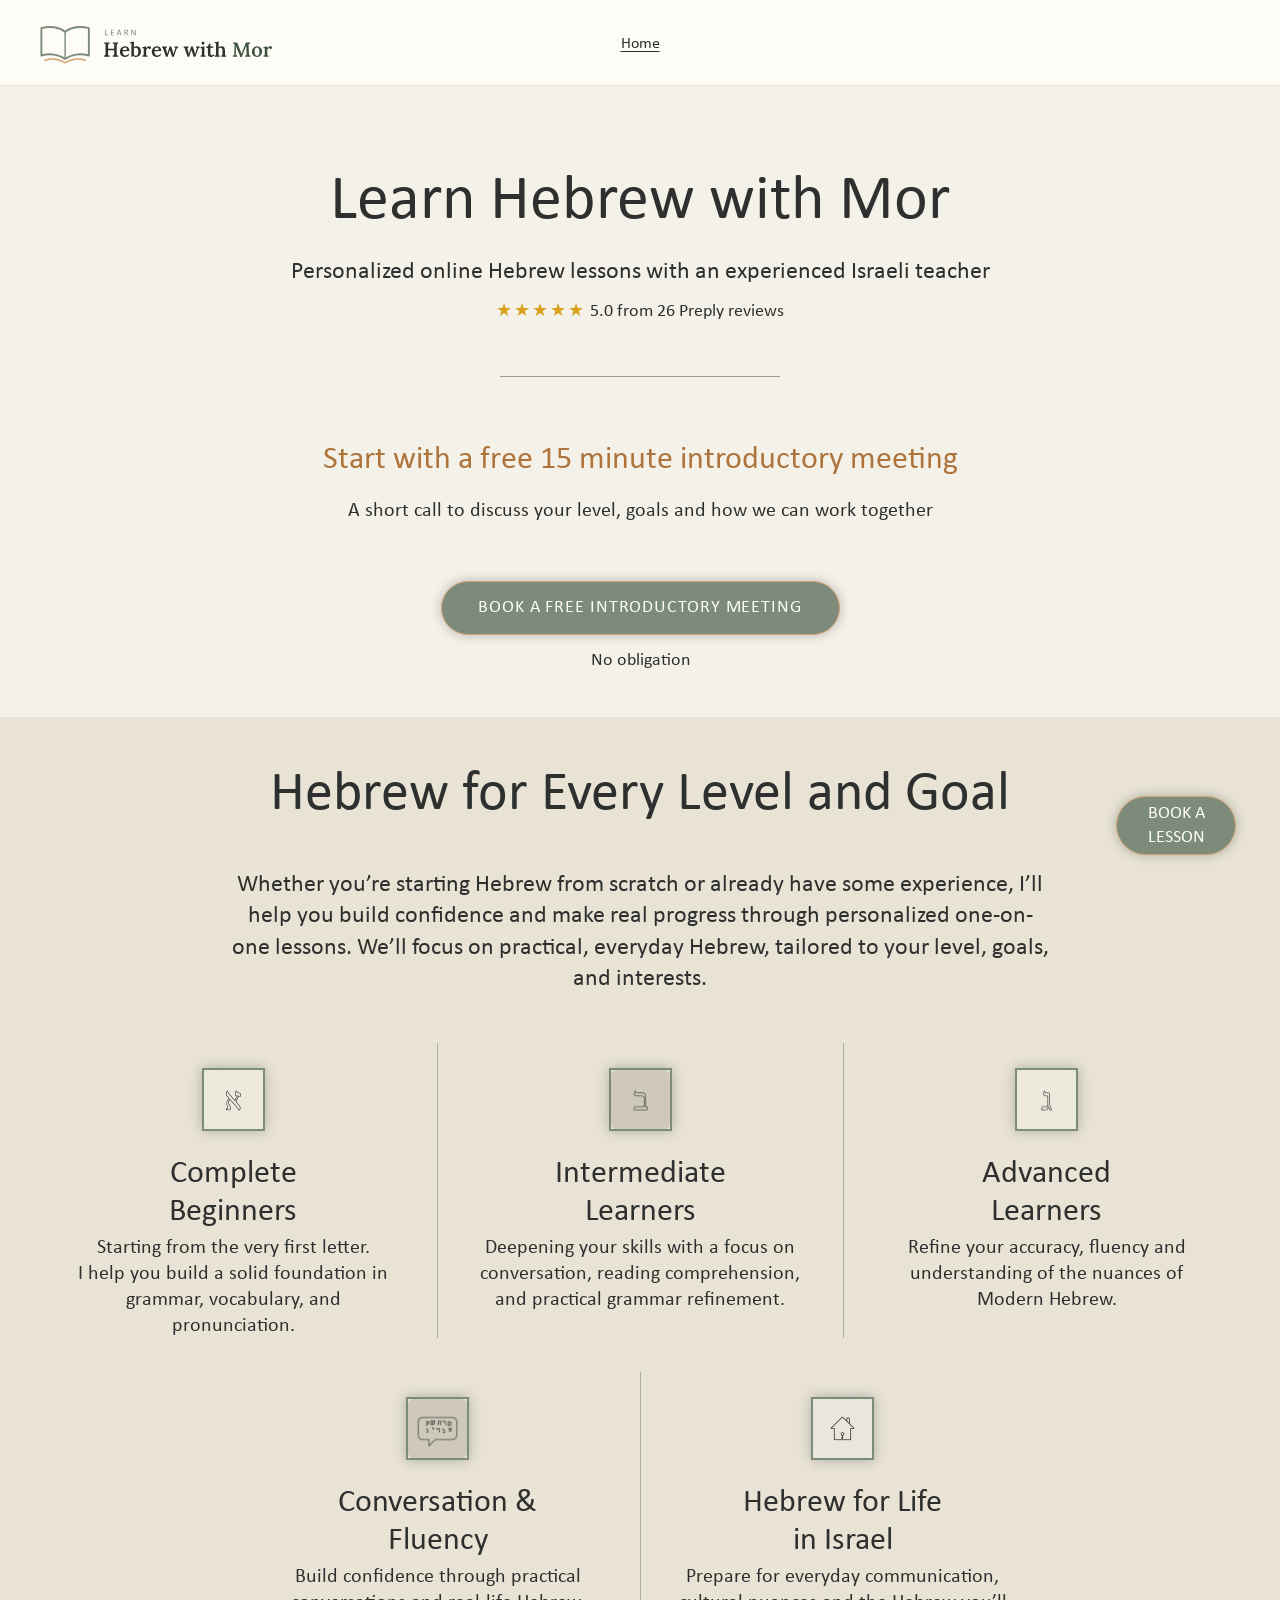
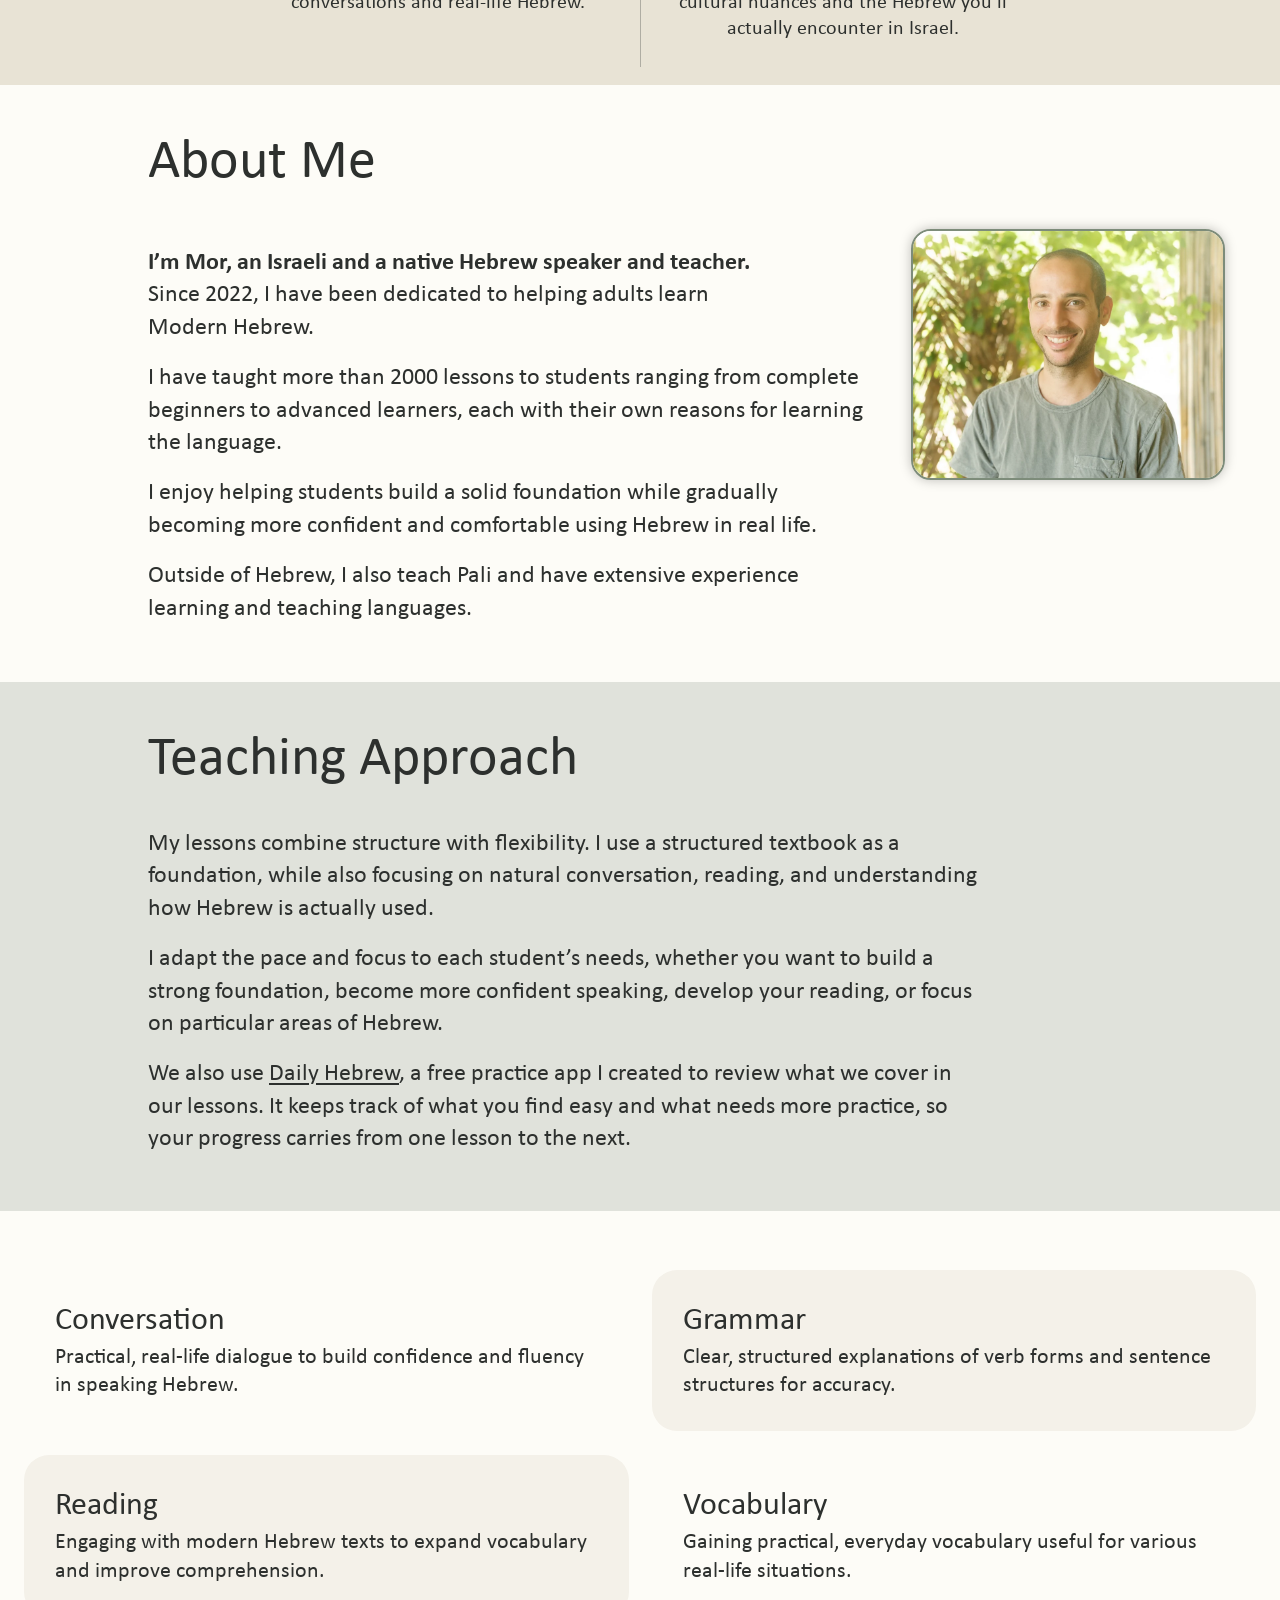
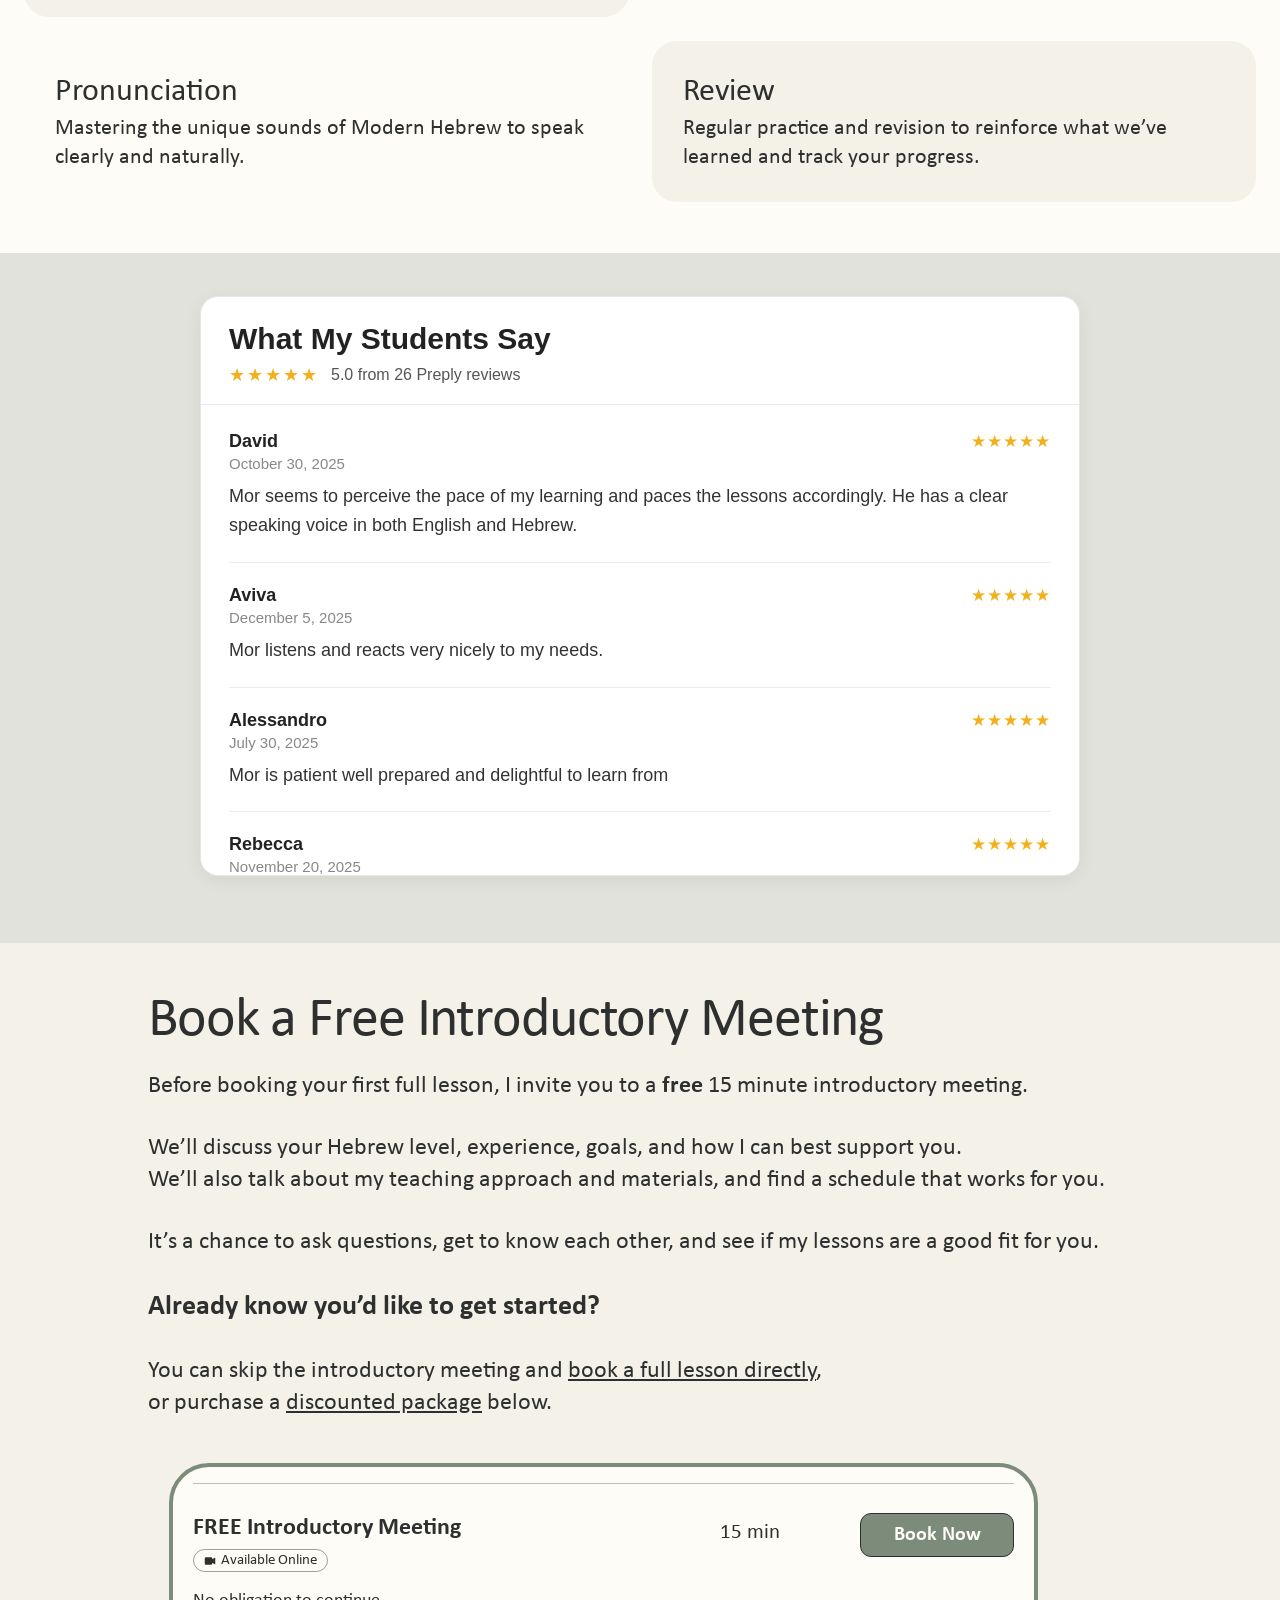
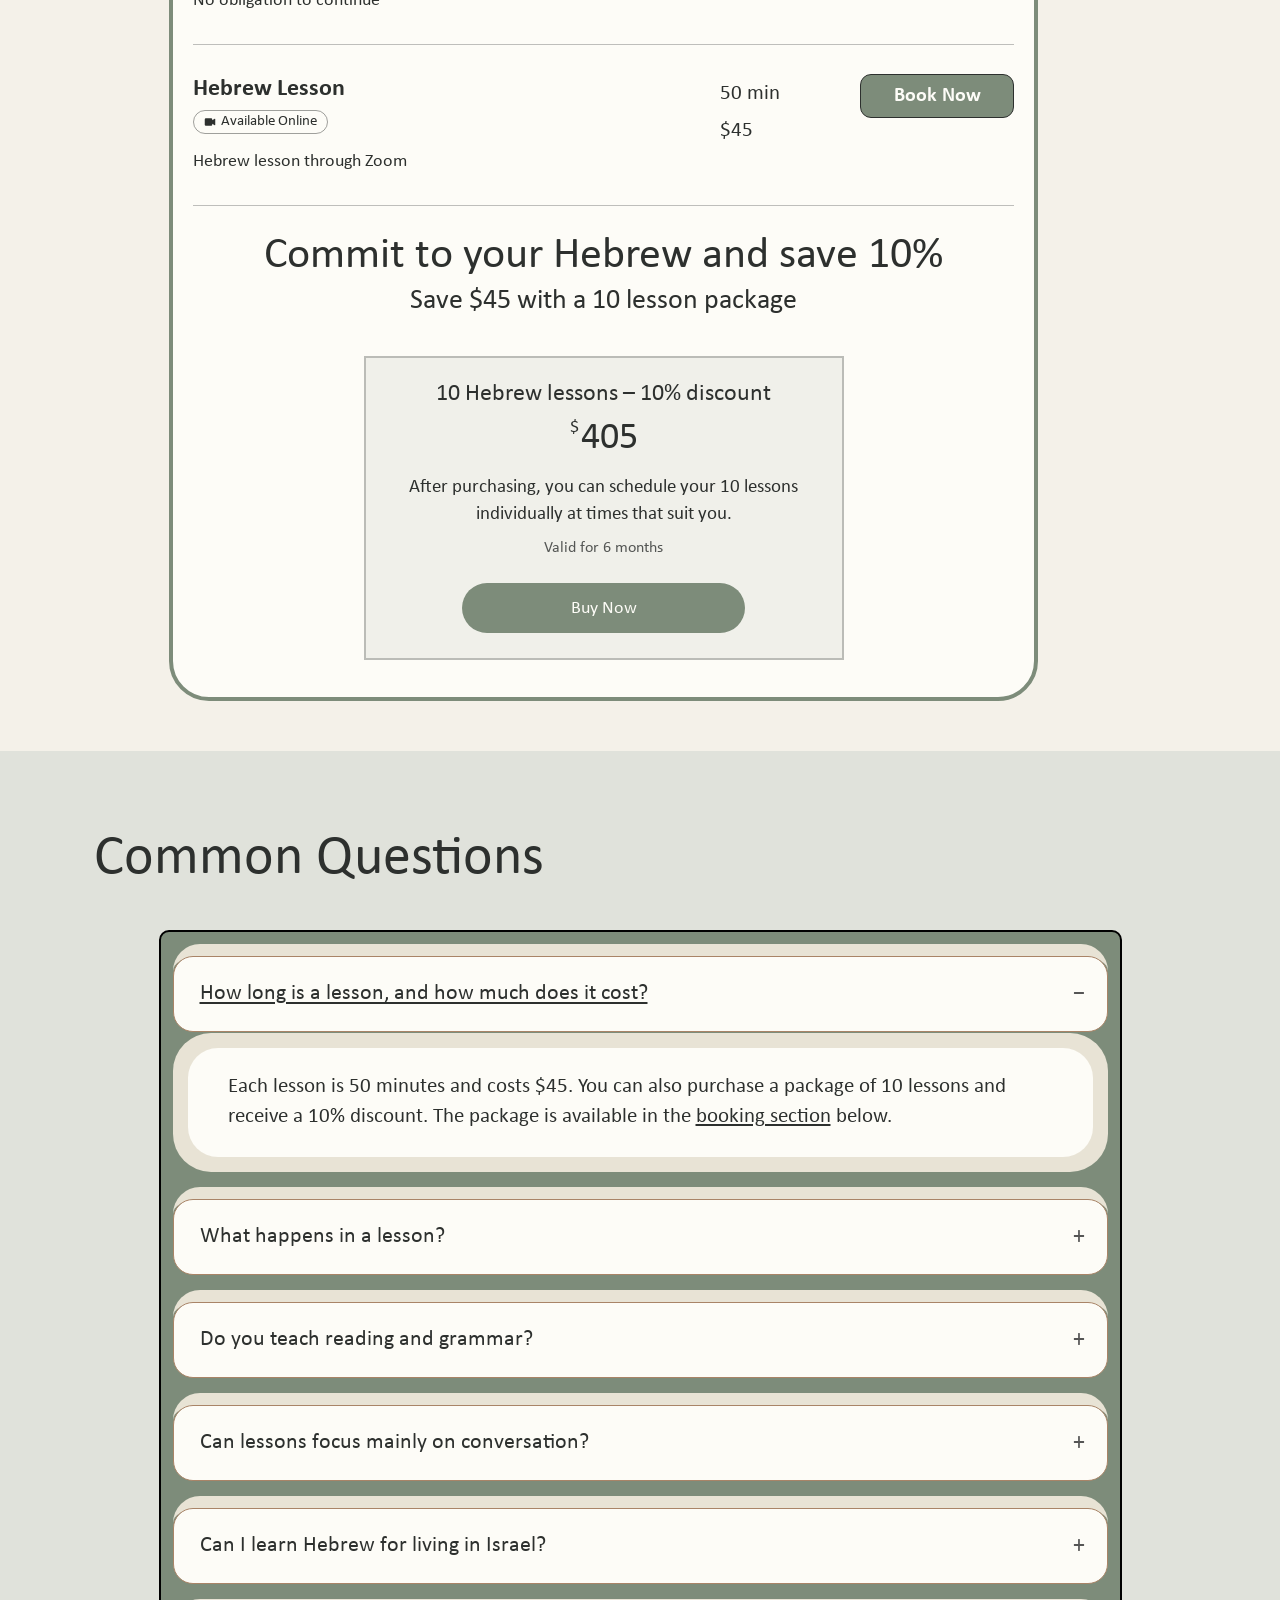
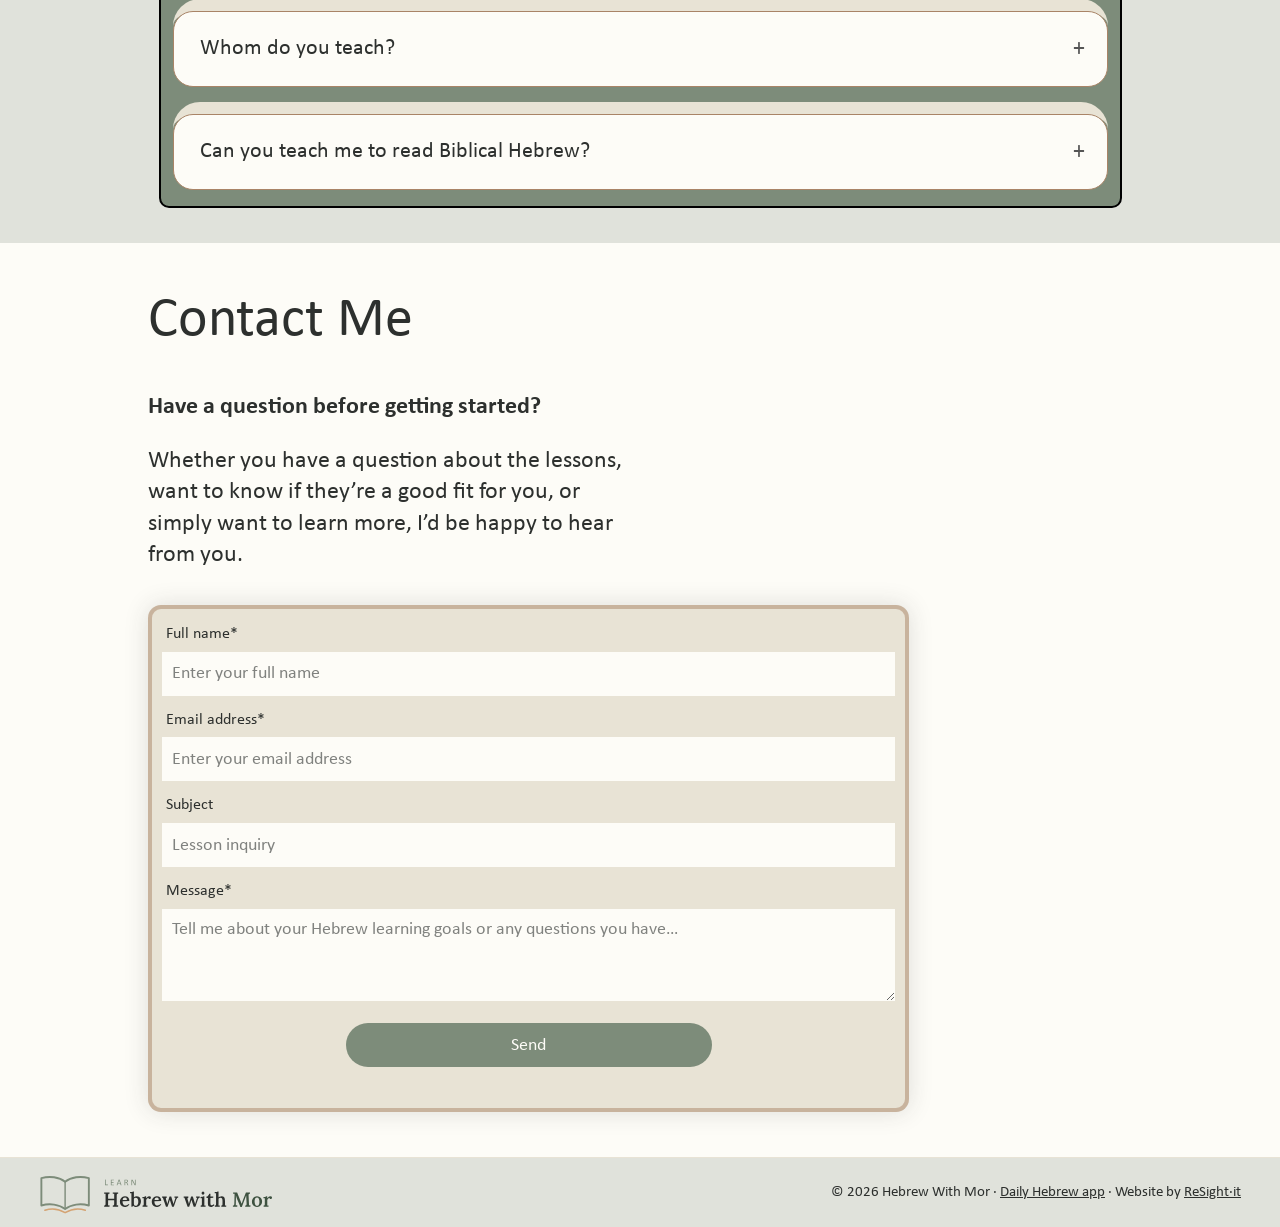
<file: index.html>
<!doctype html>
<html lang="en">
<head>
<meta charset="utf-8">
<meta name="viewport" content="width=device-width, initial-scale=1">
<title>Online Hebrew Lessons | Native Israeli Teacher | Hebrew With Mor</title>
<meta name="description" content="Learn Hebrew with Mor, a native Hebrew speaker and experienced teacher. Private online Hebrew lessons for adults of all levels, from complete beginners to advanced. 1 on 1 Hebrew tutor.">
<meta property="og:title" content="Online Hebrew Lessons | Native Israeli Teacher | Hebrew With Mor">
<meta property="og:description" content="Learn Hebrew with Mor, a native Hebrew speaker and experienced teacher. Private online Hebrew lessons for adults of all levels, from complete beginners to advanced. 1 on 1 Hebrew tutor.">
<meta property="og:url" content="https://www.hebrew-with-mor.com/">
<meta property="og:site_name" content="Hebrew With Mor">
<meta property="og:type" content="website">
<meta property="og:image" content="https://www.hebrew-with-mor.com/assets/img/share.jpg">
<meta property="og:image:width" content="1200">
<meta property="og:image:height" content="630">
<meta property="og:image:alt" content="Learn Hebrew with Mor">
<meta name="twitter:card" content="summary_large_image">
<meta name="google-site-verification" content="B3pV2Sk_h-aG2m7qCwHvKndFdT-osk3Hg5guzwNyJqk">
<link rel="canonical" href="https://www.hebrew-with-mor.com/">
<link rel="icon" href="assets/favicon.svg" type="image/svg+xml">
<link rel="icon" href="assets/favicon.png" type="image/png">
<link rel="apple-touch-icon" href="assets/apple-touch-icon.png">
<link rel="preload" href="assets/fonts/calibri.woff2" as="font" type="font/woff2" crossorigin>
<link rel="stylesheet" href="assets/style.css?v=9">
<script async src="https://www.googletagmanager.com/gtag/js?id=AW-18437991031"></script>
<script>
  window.dataLayer = window.dataLayer || [];
  function gtag(){dataLayer.push(arguments);}
  gtag('js', new Date());
  gtag('config', 'AW-18437991031');
  gtag('config', 'G-LPGH6W46QG');
</script>
<script type="application/ld+json">
{
 "@context": "https://schema.org",
 "@graph": [
  {
   "@type": "WebSite",
   "@id": "https://www.hebrew-with-mor.com/#website",
   "url": "https://www.hebrew-with-mor.com/",
   "name": "Hebrew With Mor",
   "inLanguage": "en"
  },
  {
   "@type": "Person",
   "@id": "https://www.hebrew-with-mor.com/#mor",
   "name": "Mor Ifrah",
   "alternateName": "Mor",
   "jobTitle": "Hebrew teacher",
   "description": "Native Israeli Hebrew speaker and online Hebrew teacher for adults, teaching since 2022 with more than 2000 lessons taught.",
   "image": "https://www.hebrew-with-mor.com/assets/img/mor.webp",
   "url": "https://www.hebrew-with-mor.com/",
   "nationality": {
    "@type": "Country",
    "name": "Israel"
   },
   "knowsLanguage": [
    "Hebrew",
    "English",
    "Pali"
   ],
   "sameAs": [
    "https://practice.hebrew-with-mor.com/"
   ]
  },
  {
   "@type": "ProfessionalService",
   "@id": "https://www.hebrew-with-mor.com/#business",
   "name": "Hebrew With Mor",
   "url": "https://www.hebrew-with-mor.com/",
   "logo": "https://www.hebrew-with-mor.com/assets/img/logo.svg",
   "image": "https://www.hebrew-with-mor.com/assets/img/share.jpg",
   "description": "Private online Hebrew lessons over Zoom for adults of all levels, from complete beginners to advanced, with a native Israeli teacher. Focus on conversation, grammar, reading, vocabulary and Hebrew for life in Israel.",
   "founder": {
    "@id": "https://www.hebrew-with-mor.com/#mor"
   },
   "areaServed": "Worldwide",
   "availableLanguage": [
    "Hebrew",
    "English"
   ],
   "priceRange": "$45 per lesson",
   "hasOfferCatalog": {
    "@type": "OfferCatalog",
    "name": "Hebrew lessons",
    "itemListElement": [
     {
      "@type": "Offer",
      "name": "Free introductory meeting",
      "description": "A free 15 minute online meeting to discuss your level, goals and how we can work together. No obligation.",
      "price": "0",
      "priceCurrency": "USD",
      "availability": "https://schema.org/OnlineOnly"
     },
     {
      "@type": "Offer",
      "name": "Hebrew lesson",
      "description": "A 50 minute private online Hebrew lesson over Zoom.",
      "price": "45",
      "priceCurrency": "USD",
      "availability": "https://schema.org/OnlineOnly"
     },
     {
      "@type": "Offer",
      "name": "10 Hebrew lessons package",
      "description": "10 private 50 minute lessons with a 10% discount, scheduled individually, valid for 6 months.",
      "price": "405",
      "priceCurrency": "USD",
      "availability": "https://schema.org/OnlineOnly"
     }
    ]
   }
  },
  {
   "@type": "Course",
   "name": "Private online Hebrew lessons",
   "description": "One-to-one Modern Hebrew lessons for adults, tailored to your level and goals: conversation, grammar, reading, vocabulary, pronunciation and Hebrew for life in Israel.",
   "inLanguage": "he",
   "provider": {
    "@id": "https://www.hebrew-with-mor.com/#business"
   },
   "educationalLevel": "Beginner to advanced",
   "hasCourseInstance": {
    "@type": "CourseInstance",
    "courseMode": "Online",
    "courseWorkload": "PT50M per lesson",
    "instructor": {
     "@id": "https://www.hebrew-with-mor.com/#mor"
    }
   },
   "offers": {
    "@type": "Offer",
    "category": "Paid",
    "price": "45",
    "priceCurrency": "USD"
   }
  },
  {
   "@type": "FAQPage",
   "mainEntity": [
    {
     "@type": "Question",
     "name": "How long is a lesson, and how much does it cost?",
     "acceptedAnswer": {
      "@type": "Answer",
      "text": "Each lesson is 50 minutes and costs $45. You can also purchase a package of 10 lessons and receive a 10% discount. The package is available in the booking section below."
     }
    },
    {
     "@type": "Question",
     "name": "What happens in a lesson?",
     "acceptedAnswer": {
      "@type": "Answer",
      "text": "We’ll focus mainly on conversation and communication, while incorporating grammar, vocabulary, reading, and corrections according to your needs."
     }
    },
    {
     "@type": "Question",
     "name": "Do you teach reading and grammar?",
     "acceptedAnswer": {
      "@type": "Answer",
      "text": "Yes, we’ll build a solid foundation in grammar and vocabulary while helping you develop reading comprehension using modern Hebrew texts."
     }
    },
    {
     "@type": "Question",
     "name": "Can lessons focus mainly on conversation?",
     "acceptedAnswer": {
      "@type": "Answer",
      "text": "Absolutely. Conversation is an important part of my approach, and we can put a strong emphasis on speaking, listening and practical Hebrew for everyday life."
     }
    },
    {
     "@type": "Question",
     "name": "Can I learn Hebrew for living in Israel?",
     "acceptedAnswer": {
      "@type": "Answer",
      "text": "Definitely. I help students prepare for life in Israel by focusing on practical communication, cultural nuances, and the specific Hebrew needed for daily living."
     }
    },
    {
     "@type": "Question",
     "name": "Whom do you teach?",
     "acceptedAnswer": {
      "@type": "Answer",
      "text": "I teach adults of all ages and levels."
     }
    },
    {
     "@type": "Question",
     "name": "Can you teach me to read Biblical Hebrew?",
     "acceptedAnswer": {
      "@type": "Answer",
      "text": "Yes. I can help you learn how to read Biblical Hebrew, even if you are starting from scratch. However, my main focus is Modern Hebrew, and I don’t specialize in Biblical Hebrew, prayer texts, or interpreting the meaning of prayers."
     }
    }
   ]
  }
 ]
}
</script>
</head>
<body>
<a class="skip" href="#main">Skip to Main Content</a>
<header class="site-header">
  <a class="logo" href="./" aria-label="Hebrew With Mor home"><img src="assets/img/logo.svg" alt="Learn Hebrew with Mor" width="191" height="44"></a>
  <nav aria-label="Site"><a href="./" aria-current="page">Home</a></nav>
  <span></span>
</header>

<main id="main">

<section class="hero">
  <h1>Learn Hebrew with Mor</h1>
  <p class="sub">Personalized online Hebrew lessons with an experienced Israeli teacher</p>
  <a class="rating" href="#reviews"><span class="rating-stars" aria-hidden="true">★★★★★</span> 5.0 from 26 Preply reviews</a>
  <hr>
  <p class="free">Start with a free 15 minute introductory meeting</p>
  <p class="call">A short call to discuss your level, goals and how we can work together</p>
  <a class="btn btn-pill" href="#bookalesson">Book a free introductory meeting</a>
  <p class="noob">No obligation</p>
</section>

<section class="levels">
  <h2 class="h2">Hebrew for Every Level and Goal</h2>
  <p class="intro">Whether you’re starting Hebrew from scratch or already have some experience, I’ll help you build confidence and make real progress through personalized one-on-one lessons. We’ll focus on practical, everyday Hebrew, tailored to your level, goals, and interests.</p>
  <div class="level-row three">
    <div class="level">
      <div class="icon"><img src="assets/img/aleph.webp" alt="א" width="59" height="59"></div>
      <h3>Complete Beginners</h3>
      <p>Starting from the very first letter.<br>I help you build a solid foundation in grammar, vocabulary, and pronunciation.</p>
    </div>
    <div class="level">
      <div class="icon"><img src="assets/img/bet.webp" alt="ב" width="61" height="61"></div>
      <h3>Intermediate Learners</h3>
      <p>Deepening your skills with a focus on conversation, reading comprehension, and practical grammar refinement.</p>
    </div>
    <div class="level">
      <div class="icon"><img src="assets/img/gimel.webp" alt="ג" width="61" height="61"></div>
      <h3>Advanced Learners</h3>
      <p>Refine your accuracy, fluency and understanding of the nuances of Modern Hebrew.</p>
    </div>
  </div>
  <div class="level-row two">
    <div class="level">
      <div class="icon"><img src="assets/img/conversation.webp" alt="Hebrew conversation" width="61" height="61"></div>
      <h3>Conversation &amp; Fluency</h3>
      <p>Build confidence through practical conversations and real-life Hebrew.</p>
    </div>
    <div class="level">
      <div class="icon"><img src="assets/img/israel.webp" alt="Life in Israel" width="59" height="59"></div>
      <h3>Hebrew for Life in Israel</h3>
      <p>Prepare for everyday communication, cultural nuances and the Hebrew you’ll actually encounter in Israel.</p>
    </div>
  </div>
</section>

<section class="about" id="about">
  <div class="col wrap">
    <div>
      <h2 class="h2">About Me</h2>
      <div class="text">
        <p><b class="lead-line">I’m Mor, an Israeli and a native Hebrew speaker and teacher.</b>Since 2022, I have been dedicated to helping adults learn Modern Hebrew.</p>
        <p>I have taught more than 2000 lessons to students ranging from complete beginners to advanced learners, each with their own reasons for learning the language.</p>
        <p>I enjoy helping students build a solid foundation while gradually becoming more confident and comfortable using Hebrew in real life.</p>
        <p>Outside of Hebrew, I also teach Pali and have extensive experience learning and teaching languages.</p>
      </div>
    </div>
    <div class="photo"><img src="assets/img/mor.webp" alt="Hebrew teacher" width="942" height="750"></div>
  </div>
</section>

<section class="approach">
  <div class="col">
    <h2 class="h2">Teaching Approach</h2>
    <div class="text">
      <p>My lessons combine structure with flexibility. I use a structured textbook as a foundation, while also focusing on natural conversation, reading, and understanding how Hebrew is actually used.</p>
      <p>I adapt the pace and focus to each student’s needs, whether you want to build a strong foundation, become more confident speaking, develop your reading, or focus on particular areas of Hebrew.</p>
      <p>We also use <a href="https://practice.hebrew-with-mor.com/" target="_blank" rel="noopener">Daily Hebrew</a>, a free practice app I created to review what we cover in our lessons. It keeps track of what you find easy and what needs more practice, so your progress carries from one lesson to the next.</p>
    </div>
  </div>
</section>

<section class="cards">
  <div class="card"><h3>Conversation</h3><p>Practical, real-life dialogue to build confidence and fluency in speaking Hebrew.</p></div>
  <div class="card shade"><h3>Grammar</h3><p>Clear, structured explanations of verb forms and sentence structures for accuracy.</p></div>
  <div class="card shade"><h3>Reading</h3><p>Engaging with modern Hebrew texts to expand vocabulary and improve comprehension.</p></div>
  <div class="card"><h3>Vocabulary</h3><p>Gaining practical, everyday vocabulary useful for various real-life situations.</p></div>
  <div class="card"><h3>Pronunciation</h3><p>Mastering the unique sounds of Modern Hebrew to speak clearly and naturally.</p></div>
  <div class="card shade"><h3>Review</h3><p>Regular practice and revision to reinforce what we’ve learned and track your progress.</p></div>
</section>

<section class="reviews" id="reviews">
  <div class="reviews-wrap">
    <div class="reviews-header">
      <h2>What My Students Say</h2>
      <div class="summary"><span class="summary-stars">★★★★★</span><span>5.0 from 26 Preply reviews</span></div>
    </div>
    <div class="review-list">
      <div class="review"><div class="review-top"><div><div class="name">David</div><div class="date">October 30, 2025</div></div><div class="stars">★★★★★</div></div><p>Mor seems to perceive the pace of my learning and paces the lessons accordingly. He has a clear speaking voice in both English and Hebrew.</p></div>
      <div class="review"><div class="review-top"><div><div class="name">Aviva</div><div class="date">December 5, 2025</div></div><div class="stars">★★★★★</div></div><p>Mor listens and reacts very nicely to my needs.</p></div>
      <div class="review"><div class="review-top"><div><div class="name">Alessandro</div><div class="date">July 30, 2025</div></div><div class="stars">★★★★★</div></div><p>Mor is patient well prepared and delightful to learn from</p></div>
      <div class="review"><div class="review-top"><div><div class="name">Rebecca</div><div class="date">November 20, 2025</div></div><div class="stars">★★★★★</div></div><p>Mor is great and very patient.</p></div>
      <div class="review"><div class="review-top"><div><div class="name">Jil</div><div class="date">July 21, 2025</div></div><div class="stars">★★★★★</div></div><p>Patient. Practical. Kind.</p></div>
      <div class="review"><div class="review-top"><div><div class="name">Ledio</div><div class="date">April 25, 2024</div></div><div class="stars">★★★★★</div></div><p>Mor is a very talented teacher. I see this especially in the teaching strategies he uses. Through the excellent methodology, in the first classes I was able to learn basic and necessary things. He is very patient, and explains everything well and clearly. I highly recommend him!</p></div>
      <div class="review"><div class="review-top"><div><div class="name">Gabriele</div><div class="date">December 3, 2023</div></div><div class="stars">★★★★★</div></div><p>I enjoy my lessons with Mor very much. He's an experienced teacher who introduces new grammar, words and structures in a simple and clear way. It's fun to learn with Mor.</p></div>
      <div class="review"><div class="review-top"><div><div class="name">Alex</div><div class="date">November 2, 2023</div></div><div class="stars">★★★★★</div></div><p>Mor is a great tutor. He is thorough, knowledgeable, patient and encouraging. He is good about knowing what to reinforce and when. I am so happy I found this wonderful teacher!</p></div>
      <div class="review"><div class="review-top"><div><div class="name">Jenny</div><div class="date">October 8, 2023</div></div><div class="stars">★★★★★</div></div><p>Highly recommended! Mor is very well organized, supportive, encouraging, kind and the lessons he offers are a perfect mix of theory, learning about grammar rules/language knowledge and practicing Hebrew.</p></div>
      <div class="review"><div class="review-top"><div><div class="name">Anonymous</div><div class="date">October 7, 2023</div></div><div class="stars">★★★★★</div></div><p>Amazing teacher. He is very patient, tailors and adapts the lessons to my goals and knowledge level. I am learning a lot and really happy with my progress.</p></div>
      <div class="review"><div class="review-top"><div><div class="name">Anonymous</div><div class="date">September 22, 2023</div></div><div class="stars">★★★★★</div></div><p>Calm, present, helpful teacher.</p></div>
      <div class="review"><div class="review-top"><div><div class="name">Jeff</div><div class="date">July 17, 2023</div></div><div class="stars">★★★★★</div></div><p>Mor is great! So helpful and patient!!</p></div>
      <div class="review"><div class="review-top"><div><div class="name">Anonymous</div><div class="date">July 9, 2023</div></div><div class="stars">★★★★★</div></div><p>Mor is the best Hebrew teacher! Very patient, knowledgeable and funny. Learning a language can be very difficult, especially Hebrew, but somehow I always look forward to my next class because every day I see more and more improvement.</p></div>
      <div class="review"><div class="review-top"><div><div class="name">Andreas777</div><div class="date">May 12, 2023</div></div><div class="stars">★★★★★</div></div><p>Mor is very kind. And has a good clear way of teaching. He is calm and focused. He also has good learning resources.</p></div>
      <div class="review"><div class="review-top"><div><div class="name">Karoa</div><div class="date">January 26, 2023</div></div><div class="stars">★★★★★</div></div><p>Very calm teacher, has a sense of humor</p></div>
      <div class="review"><div class="review-top"><div><div class="name">Victoria</div><div class="date">December 22, 2022</div></div><div class="stars">★★★★★</div></div><p>I'm enjoying class with Mor. He understands my level and I feel like I am improving.</p></div>
      <div class="review"><div class="review-top"><div><div class="name">Anonymous</div><div class="date">December 21, 2022</div></div><div class="stars">★★★★★</div></div><p>Mor is kind and patient. He gives a great lesson structure that is challenging and also fun. I look forward to each lesson.</p></div>
      <div class="review"><div class="review-top"><div><div class="name">Pramila</div><div class="date">May 23, 2022</div></div><div class="stars">★★★★★</div></div><p>Mor is very thorough and takes careful measures in helping me grasp the subject so far. He makes me really think and patiently waits till I get the right answer. I like how he is straightforward and to the point. Great tutor.</p></div>
      <div class="review"><div class="review-top"><div><div class="name">Samuel and Rick</div><div class="date">May 7, 2022</div></div><div class="stars">★★★★★</div></div><p>Mor is an excellent teacher, both serious and light-hearted. He is able to respond to his students' particular level of interest and ability for their best success!</p></div>
      <div class="review"><div class="review-top"><div><div class="name">Zilla</div><div class="date">April 4, 2022</div></div><div class="stars">★★★★★</div></div><p>I like Mor for being calm and focused. In addition he allows me a choice of learning content. I really appreciate this working method.</p></div>
      <div class="review"><div class="review-top"><div><div class="name">Mikhail</div><div class="date">April 3, 2022</div></div><div class="stars">★★★★★</div></div><p>Mor is a great tutor indeed, much better than I have expected! (a) He corrects mistakes scrupulously, enabling you to speak a more literate Hebrew. Besides being a native speaker, he demonstrates a clear pronunciation and is able to explain subtle issues. (b) He structures lessons carefully and chooses topics in advance, offering you a vast range of issues to discuss. (c) He is a patient listener and a student is able to talk and to practice his vocabulary actively.</p></div>
      <div class="review"><div class="review-top"><div><div class="name">Anonymous</div><div class="date">March 21, 2022</div></div><div class="stars">★★★★★</div></div><p>Mor is a great Hebrew tutor and I would highly recommend him to anyone interested in learning. I really enjoy every session.</p></div>
      <div class="review"><div class="review-top"><div><div class="name">Eugene</div><div class="date">March 9, 2022</div></div><div class="stars">★★★★★</div></div><p>Such a gentle young man! Lessons with Mor are pleasant and always effective. Good to have an opportunity to discuss almost everything with him =)</p></div>
      <div class="review"><div class="review-top"><div><div class="name">Anonymous</div><div class="date">February 19, 2022</div></div><div class="stars">★★★★★</div></div><p>Amazing guy very patient!</p></div>
      <div class="review"><div class="review-top"><div><div class="name">Anonymous</div><div class="date">February 17, 2022</div></div><div class="stars">★★★★★</div></div><p>I highly recommend Mor. Friendly, knowledgeable, a very dynamic experience. Innovates according to the needs of the student.</p></div>
      <div class="review"><div class="review-top"><div><div class="name">Daniel</div><div class="date">February 9, 2022</div></div><div class="stars">★★★★★</div></div><p>Mor is an excellent Hebrew teacher. He is very pleasant and easy to talk to. He prepares great materials for each class, which facilitate great conversations. He makes the lessons fun and interactive, and I feel like I make progress with each lesson. Highly recommended.</p></div>
    </div>
  </div>
</section>

<section class="booking" id="bookalesson">
  <div class="col">
    <h2 class="h2">Book a Free Introductory Meeting</h2>
    <div class="lead">
      <p>Before booking your first full lesson, I invite you to a <b>free</b> 15 minute introductory meeting.</p>
      <p>We’ll discuss your Hebrew level, experience, goals, and how I can best support you.<br>We’ll also talk about my teaching approach and materials, and find a schedule that works for you.</p>
      <p>It’s a chance to ask questions, get to know each other, and see if my lessons are a good fit for you.</p>
      <p class="ask"><b>Already know you’d like to get started?</b></p>
      <p>You can skip the introductory meeting and <a href="#book-lesson">book a full lesson directly</a>,<br>or purchase a <a href="#package">discounted package</a> below.</p>
    </div>
    <div class="book-box">
      <div class="service" id="book-intro">
        <div>
          <h3>FREE Introductory Meeting</h3>
          <span class="pill"><svg viewBox="0 0 16 16" aria-hidden="true"><path fill="currentColor" d="M1 4.5A1.5 1.5 0 0 1 2.5 3h7A1.5 1.5 0 0 1 11 4.5v1.3l3.2-2A.5.5 0 0 1 15 4.2v7.6a.5.5 0 0 1-.8.4L11 10.2v1.3A1.5 1.5 0 0 1 9.5 13h-7A1.5 1.5 0 0 1 1 11.5z"/></svg>Available Online</span>
          <p class="desc">No obligation to continue</p>
        </div>
        <div class="meta"><span>15 min</span></div>
        <a class="btn" href="#bookalesson" data-booking="intro">Book Now</a>
      </div>
      <div class="service" id="book-lesson">
        <div>
          <h3>Hebrew Lesson</h3>
          <span class="pill"><svg viewBox="0 0 16 16" aria-hidden="true"><path fill="currentColor" d="M1 4.5A1.5 1.5 0 0 1 2.5 3h7A1.5 1.5 0 0 1 11 4.5v1.3l3.2-2A.5.5 0 0 1 15 4.2v7.6a.5.5 0 0 1-.8.4L11 10.2v1.3A1.5 1.5 0 0 1 9.5 13h-7A1.5 1.5 0 0 1 1 11.5z"/></svg>Available Online</span>
          <p class="desc">Hebrew lesson through Zoom</p>
        </div>
        <div class="meta"><span>50 min</span><span>$45</span></div>
        <button class="btn" type="button" data-pay="lesson">Book Now</button>
      </div>
      <div class="package" id="package">
        <h3>Commit to your Hebrew and save 10%</h3>
        <p class="save">Save $45 with a 10 lesson package</p>
        <div class="plan">
          <h4>10 Hebrew lessons – 10% discount</h4>
          <p class="price"><sup>$</sup>405</p>
          <p class="after">After purchasing, you can schedule your 10 lessons individually at times that suit you.</p>
          <p class="valid">Valid for 6 months</p>
          <button class="btn" type="button" data-pay="package">Buy Now</button>
        </div>
      </div>
    </div>
  </div>
</section>

<section class="faq">
  <h2 class="h2">Common Questions</h2>
  <div class="faq-box">
    <details name="faq" class="faq-item" open>
      <summary><span>How long is a lesson, and how much does it cost?</span></summary>
      <div class="answer"><p>Each lesson is 50 minutes and costs $45. You can also purchase a package of 10 lessons and receive a 10% discount. The package is available in the <a href="#bookalesson">booking section</a> below.</p></div>
    </details>
    <details name="faq" class="faq-item">
      <summary><span>What happens in a lesson?</span></summary>
      <div class="answer"><p>We’ll focus mainly on conversation and communication, while incorporating grammar, vocabulary, reading, and corrections according to your needs.</p></div>
    </details>
    <details name="faq" class="faq-item">
      <summary><span>Do you teach reading and grammar?</span></summary>
      <div class="answer"><p>Yes, we’ll build a solid foundation in grammar and vocabulary while helping you develop reading comprehension using modern Hebrew texts.</p></div>
    </details>
    <details name="faq" class="faq-item">
      <summary><span>Can lessons focus mainly on conversation?</span></summary>
      <div class="answer"><p>Absolutely. Conversation is an important part of my approach, and we can put a strong emphasis on speaking, listening and practical Hebrew for everyday life.</p></div>
    </details>
    <details name="faq" class="faq-item">
      <summary><span>Can I learn Hebrew for living in Israel?</span></summary>
      <div class="answer"><p>Definitely. I help students prepare for life in Israel by focusing on practical communication, cultural nuances, and the specific Hebrew needed for daily living.</p></div>
    </details>
    <details name="faq" class="faq-item">
      <summary><span>Whom do you teach?</span></summary>
      <div class="answer"><p>I teach adults of all ages and levels.</p></div>
    </details>
    <details name="faq" class="faq-item">
      <summary><span>Can you teach me to read Biblical Hebrew?</span></summary>
      <div class="answer"><p>Yes. I can help you learn how to read Biblical Hebrew, even if you are starting from scratch. However, my main focus is Modern Hebrew, and I don’t specialize in Biblical Hebrew, prayer texts, or interpreting the meaning of prayers.</p></div>
    </details>
  </div>
</section>

<section class="contact" id="contact">
  <div class="col">
    <h2 class="h2">Contact Me</h2>
    <p class="q">Have a question before getting started?</p>
    <p class="text">Whether you have a question about the lessons, want to know if they’re a good fit for you, or simply want to learn more, I’d be happy to hear from you.</p>
    <form class="form" id="contact-form" action="https://api.web3forms.com/submit" method="POST">
      <input type="hidden" name="access_key" value="1c648618-77d0-4e7e-a533-900ff958d552">
      <input type="hidden" name="from_name" value="Hebrew With Mor website">
      <input type="checkbox" name="botcheck" class="honey" tabindex="-1" autocomplete="off">
      <div class="field"><label for="f-name">Full name*</label><input id="f-name" name="name" required placeholder="Enter your full name" autocomplete="name"></div>
      <div class="field"><label for="f-email">Email address*</label><input id="f-email" name="email" type="email" required placeholder="Enter your email address" autocomplete="email"></div>
      <div class="field"><label for="f-subject">Subject</label><input id="f-subject" name="subject" placeholder="Lesson inquiry"></div>
      <div class="field"><label for="f-message">Message*</label><textarea id="f-message" name="message" required placeholder="Tell me about your Hebrew learning goals or any questions you have…"></textarea></div>
      <button class="btn" type="submit">Send</button>
      <p class="form-msg" role="status" aria-live="polite"></p>
    </form>
  </div>
</section>

</main>

<footer class="site-footer">
  <a class="logo" href="./" aria-label="Hebrew With Mor home"><img src="assets/img/logo.svg" alt="Learn Hebrew with Mor" width="191" height="44"></a>
  <p class="foot-note"><span class="nw">© 2026 Hebrew With Mor · <a href="https://practice.hebrew-with-mor.com/" target="_blank" rel="noopener">Daily Hebrew app</a></span><span class="sep"> · </span><span class="nw">Website by <a href="https://resightit.com/" target="_blank" rel="noopener">ReSight·it</a></span></p>
</footer>

<a class="btn btn-pill float-book" href="#bookalesson">Book a lesson</a>

<dialog class="pay" id="pay" aria-labelledby="pay-title">
  <button class="pay-close" type="button" aria-label="Close">&times;</button>
  <div class="pay-step">
    <h3 id="pay-title"></h3>
    <p class="pay-price"></p>
    <p class="pay-note">Pay securely with a debit or credit card, no PayPal account needed, or with PayPal.</p>
    <div class="pay-buttons" id="pay-buttons"><p class="pay-wait">Loading payment options…</p></div>
    <p class="pay-msg" role="status" aria-live="polite"></p>
    <div class="pay-apple" hidden>
      <p class="pay-or"><span>or</span></p>
      <a class="apple-pay-link" href="#" target="_blank" rel="noopener" aria-label="Pay with Apple Pay"><span class="apple-pay-btn" aria-hidden="true"></span></a>
      <p class="pay-apple-note">Opens a secure PayPal page<br>to pay with Apple Pay.<br>I’ll confirm by email<br>once your payment arrives.</p>
    </div>
  </div>
  <div class="pay-done" hidden>
    <h3>Thank you<span class="pay-first"></span>!</h3>
    <p>Your payment was received.</p>
    <p class="pay-next"></p>
    <button class="btn pay-ok pay-book" type="button" hidden>Book a lesson</button>
    <button class="btn pay-ok" type="button">Close</button>
  </div>
</dialog>

<script src="assets/pay.js?v=3"></script>
<script>
document.querySelectorAll('.faq-item').forEach(function (d) {
  d.addEventListener('toggle', function () {
    if (d.open) document.querySelectorAll('.faq-item[open]').forEach(function (o) { if (o !== d) o.open = false; });
  });
});
(function () {
  if (!('IntersectionObserver' in window) || matchMedia('(prefers-reduced-motion: reduce)').matches) return;
  var els = document.querySelectorAll('main section h1, main section h2, main section p, main section .level, main section .card, main section .photo, main section .faq-box, main section .book-box, main section .reviews-wrap, main section .form');
  var io = new IntersectionObserver(function (entries) {
    entries.forEach(function (e) { if (e.isIntersecting) { e.target.classList.add('in'); io.unobserve(e.target); } });
  }, { rootMargin: '0px 0px -40px 0px' });
  els.forEach(function (el) {
    if (el.closest('.faq-box, .book-box, .reviews-wrap, .form') && !el.matches('.faq-box, .book-box, .reviews-wrap, .form')) return;
    if (el.getBoundingClientRect().top < innerHeight) return;
    el.classList.add('fade'); io.observe(el);
  });
})();
/* Booking calendar (Cal.com, opens on top of this page). Fill in the two booking
   links (the part after cal.com/, e.g. 'hebrew-with-mor/intro'). Empty = not connected yet. */
var HM_CAL = { intro: 'mor-ifrah-uucv4s/15min', lesson: 'mor-ifrah-uucv4s/30min', package: 'mor-ifrah-uucv4s/hebrew-lesson-package' };

(function () {
  var items = {
    lesson: { title: 'Hebrew Lesson (50 min)', price: '45.00', desc: 'Hebrew lesson, 50 min (Zoom)', applePay: 'https://www.paypal.com/ncp/payment/N5X32MY682LJL' },
    package: { title: '10 Hebrew Lessons – 10% discount', price: '405.00', desc: '10 Hebrew lessons package (valid 6 months)', applePay: 'https://www.paypal.com/ncp/payment/CDSBHULAMT6GL' }
  };
  var calOn = !!(HM_CAL.intro && HM_CAL.lesson);
  var dlg = document.getElementById('pay'), box = document.getElementById('pay-buttons'),
      step = dlg.querySelector('.pay-step'), done = dlg.querySelector('.pay-done'), msg = dlg.querySelector('.pay-msg'),
      bookBtn = dlg.querySelector('.pay-book'), cur, booked;
  function close() { dlg.close(); }
  dlg.querySelector('.pay-close').addEventListener('click', close);
  dlg.querySelector('.pay-ok:not(.pay-book)').addEventListener('click', close);
  dlg.addEventListener('click', function (e) { if (e.target === dlg) close(); });
  /* the booking calendar locks page scrolling while open; release it once the payment window closes */
  function unlockScroll() {
    [document.documentElement, document.body].forEach(function (el) {
      el.style.removeProperty('overflow'); el.style.removeProperty('overflow-y'); el.style.removeProperty('position');
    });
    document.querySelectorAll('cal-modal-box').forEach(function (m) { m.remove(); });
  }
  dlg.addEventListener('close', unlockScroll);

  /* Cal.com embed */
  if (calOn) {
    (function (C, A, L) { let p = function (a, ar) { a.q.push(ar); }; let d = C.document; C.Cal = C.Cal || function () { let cal = C.Cal; let ar = arguments; if (!cal.loaded) { cal.ns = {}; cal.q = cal.q || []; d.head.appendChild(d.createElement("script")).src = A; cal.loaded = true; } if (ar[0] === L) { const api = function () { p(api, arguments); }; const namespace = ar[1]; api.q = api.q || []; if (typeof namespace === "string") { cal.ns[namespace] = cal.ns[namespace] || api; p(cal.ns[namespace], ar); p(cal, ["initNamespace", namespace]); } else p(cal, ar); return; } p(cal, ar); }; })(window, "https://app.cal.com/embed/embed.js", "init");
    Cal("init", { origin: "https://cal.com" });
    Cal("ui", { theme: "light", cssVarsPerTheme: { light: { "cal-brand": "#7D8C7A" } }, hideEventTypeDetails: false, layout: "month_view" });
    var onBooked = function () {
      if (booked !== 'lesson') return;
      booked = null;
      setTimeout(function () {
        try { document.querySelectorAll('cal-modal-box').forEach(function (m) { m.remove(); }); } catch (x) {}
        openPay('lesson', true);
      }, 1200);
    };
    Cal("on", { action: "bookingSuccessfulV2", callback: onBooked });
    Cal("on", { action: "bookingSuccessful", callback: onBooked });
  }
  function openCal(which) {
    booked = which;
    Cal("modal", { calLink: HM_CAL[which], config: { layout: "month_view" } });
  }

  /* Apple Pay: PayPal's on-page buttons don't offer it for this account, so Apple devices
     also get a link to PayPal's hosted checkout page for the same item, which does. */
  function hmApple() {
    try {
      var ua = navigator.userAgent;
      return !!((window.ApplePaySession && ApplePaySession.canMakePayments && ApplePaySession.canMakePayments()) ||
        /iPhone|iPad|iPod/.test(ua) || (/Macintosh/.test(ua) && navigator.maxTouchPoints > 1));
    } catch (e) { return false; }
  }
  function openPay(key, afterBooking) {
    cur = items[key]; cur.key = key; cur.afterBooking = afterBooking;
    dlg.querySelector('#pay-title').textContent = afterBooking ? 'Last step: pay to confirm your lesson' : cur.title;
    dlg.querySelector('.pay-price').textContent = '$' + cur.price.replace('.00', '');
    step.hidden = false; done.hidden = true; msg.textContent = ''; bookBtn.hidden = true;
    box.innerHTML = '<p class="pay-wait">Loading payment options…</p>';
    var ap = dlg.querySelector('.pay-apple');
    ap.querySelector('a').href = cur.applePay || '#';
    ap.hidden = !(cur.applePay && hmApple());
    if (!dlg.open) dlg.showModal();
    if (window.gtag) gtag('event', 'begin_checkout', { value: +cur.price, currency: 'USD', items: [{ item_name: cur.title }] });
    HM.render({
      el: box,
      description: cur.desc,
      getAmount: function () { return cur.price; },
      onPaid: function (p) {
        var next;
        if (key === 'lesson' && afterBooking) next = 'Your lesson is booked. You’ll get an email with the lesson details and the Zoom link. Lessons can be rescheduled or cancelled up to 24 hours in advance.';
        else if (key === 'lesson') next = 'I’ll email you within 24 hours to schedule your lesson.';
        else if (calOn) next = 'Book your first lesson now. For the next ones, save this page: hebrew-with-mor.com/package. The package is valid for 6 months, and lessons can be rescheduled up to 24 hours in advance.';
        else next = 'I’ll email you within 24 hours to schedule your first lesson. The package is valid for 6 months.';
        dlg.querySelector('.pay-first').textContent = p.first ? ', ' + p.first : '';
        dlg.querySelector('.pay-next').textContent = next;
        bookBtn.hidden = !(key === 'package' && calOn);
        step.hidden = true; done.hidden = false;
        HM.notify('Hebrew With Mor: new payment – ' + cur.title, {
          name: p.name, email: p.email, item: cur.title, amount: '$' + p.amount, paypal_order: p.id,
          message: afterBooking ? 'Paid for a lesson booked in Cal.com (check the booking, and confirm it if it is pending).'
                                : 'New payment on hebrew-with-mor.com.' + (key === 'package' ? ' Package: they book at hebrew-with-mor.com/package (confirm each one).' : ' Email the student to schedule.')
        });
        if (window.gtag) gtag('event', 'purchase', { transaction_id: p.id, value: +cur.price, currency: 'USD' });
      },
      onError: function (m) { msg.textContent = m; }
    }).catch(function () {
      box.innerHTML = '<p class="pay-wait">Online payment isn’t available right now. Please <a href="#contact-form">send me a message</a> and I’ll help you book.</p>';
      box.querySelector('a').addEventListener('click', close);
    });
  }
  bookBtn.addEventListener('click', function () { close(); booked = 'package'; Cal("modal", { calLink: HM_CAL.package, config: { layout: "month_view" } }); });

  document.querySelectorAll('[data-pay]').forEach(function (b) {
    b.addEventListener('click', function () {
      var key = b.getAttribute('data-pay');
      if (key === 'lesson' && calOn) openCal('lesson'); else openPay(key, false);
    });
  });
  document.querySelectorAll('[data-booking="intro"]').forEach(function (b) {
    b.addEventListener('click', function (e) {
      e.preventDefault();
      if (calOn) openCal('intro');
      else { var f = document.getElementById('contact-form'); f.scrollIntoView({ behavior: 'smooth', block: 'center' }); f.querySelector('#f-subject').value = 'Free introductory meeting'; }
    });
  });
})();
document.getElementById('contact-form').addEventListener('submit', async function (e) {
  e.preventDefault();
  var form = this, msg = form.querySelector('.form-msg'), btn = form.querySelector('button');
  var data = new FormData(form);
  if (!data.get('subject')) data.set('subject', 'Lesson inquiry');
  data.set('subject', 'Hebrew With Mor: ' + data.get('subject'));
  btn.disabled = true; msg.textContent = 'Sending…';
  try {
    var r = await fetch(form.action, { method: 'POST', body: data, headers: { Accept: 'application/json' } });
    var j = await r.json();
    if (!j.success) throw new Error(j.message);
    form.reset(); msg.textContent = 'Thanks for your message! I’ll get back to you soon.';
    if (window.gtag) gtag('event', 'contact_form_submit');
  } catch (err) {
    msg.textContent = 'Sorry, something went wrong. Please try again.';
  }
  btn.disabled = false;
});
</script>
<!-- Cloudflare Web Analytics --><script defer src='https://static.cloudflareinsights.com/beacon.min.js' data-cf-beacon='{"token": "e0c27cc8d96e4c0ea9c7bd05186a66e3"}'></script><!-- End Cloudflare Web Analytics -->
</body>
</html>
</file>
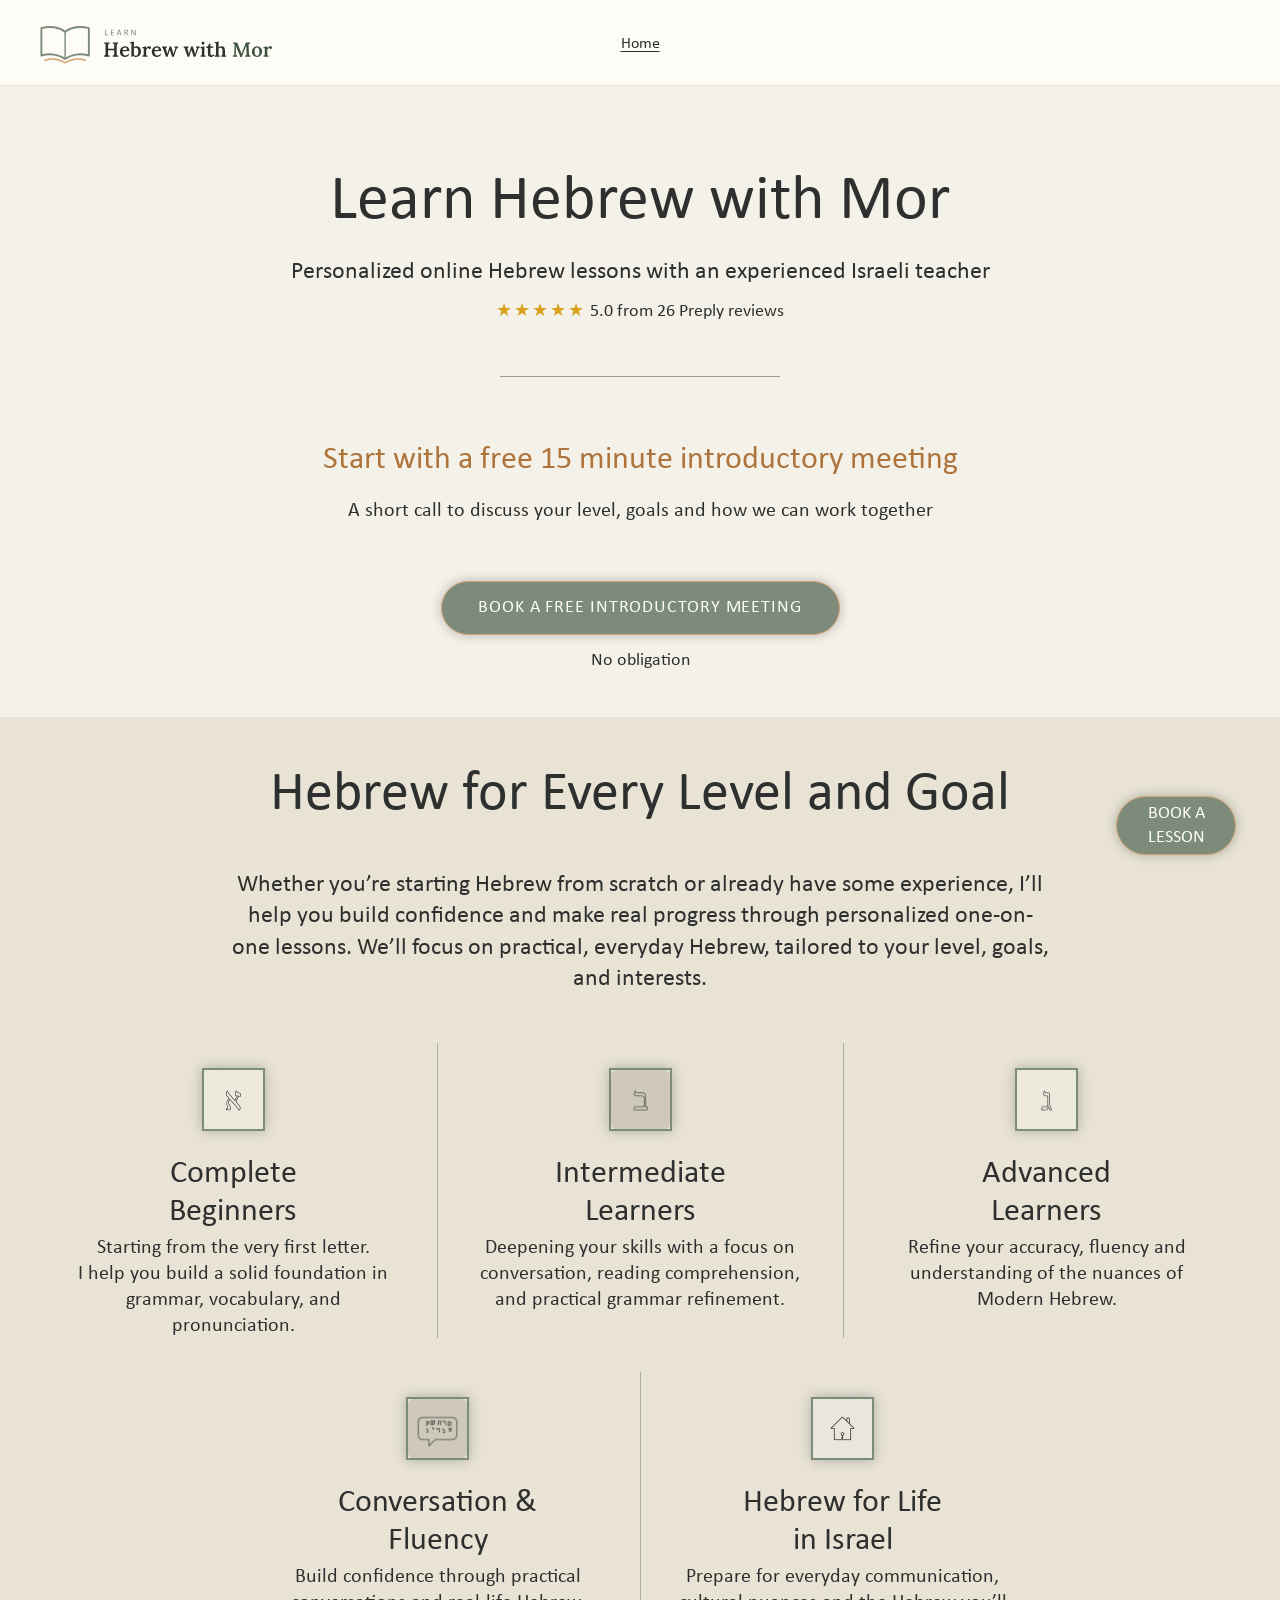
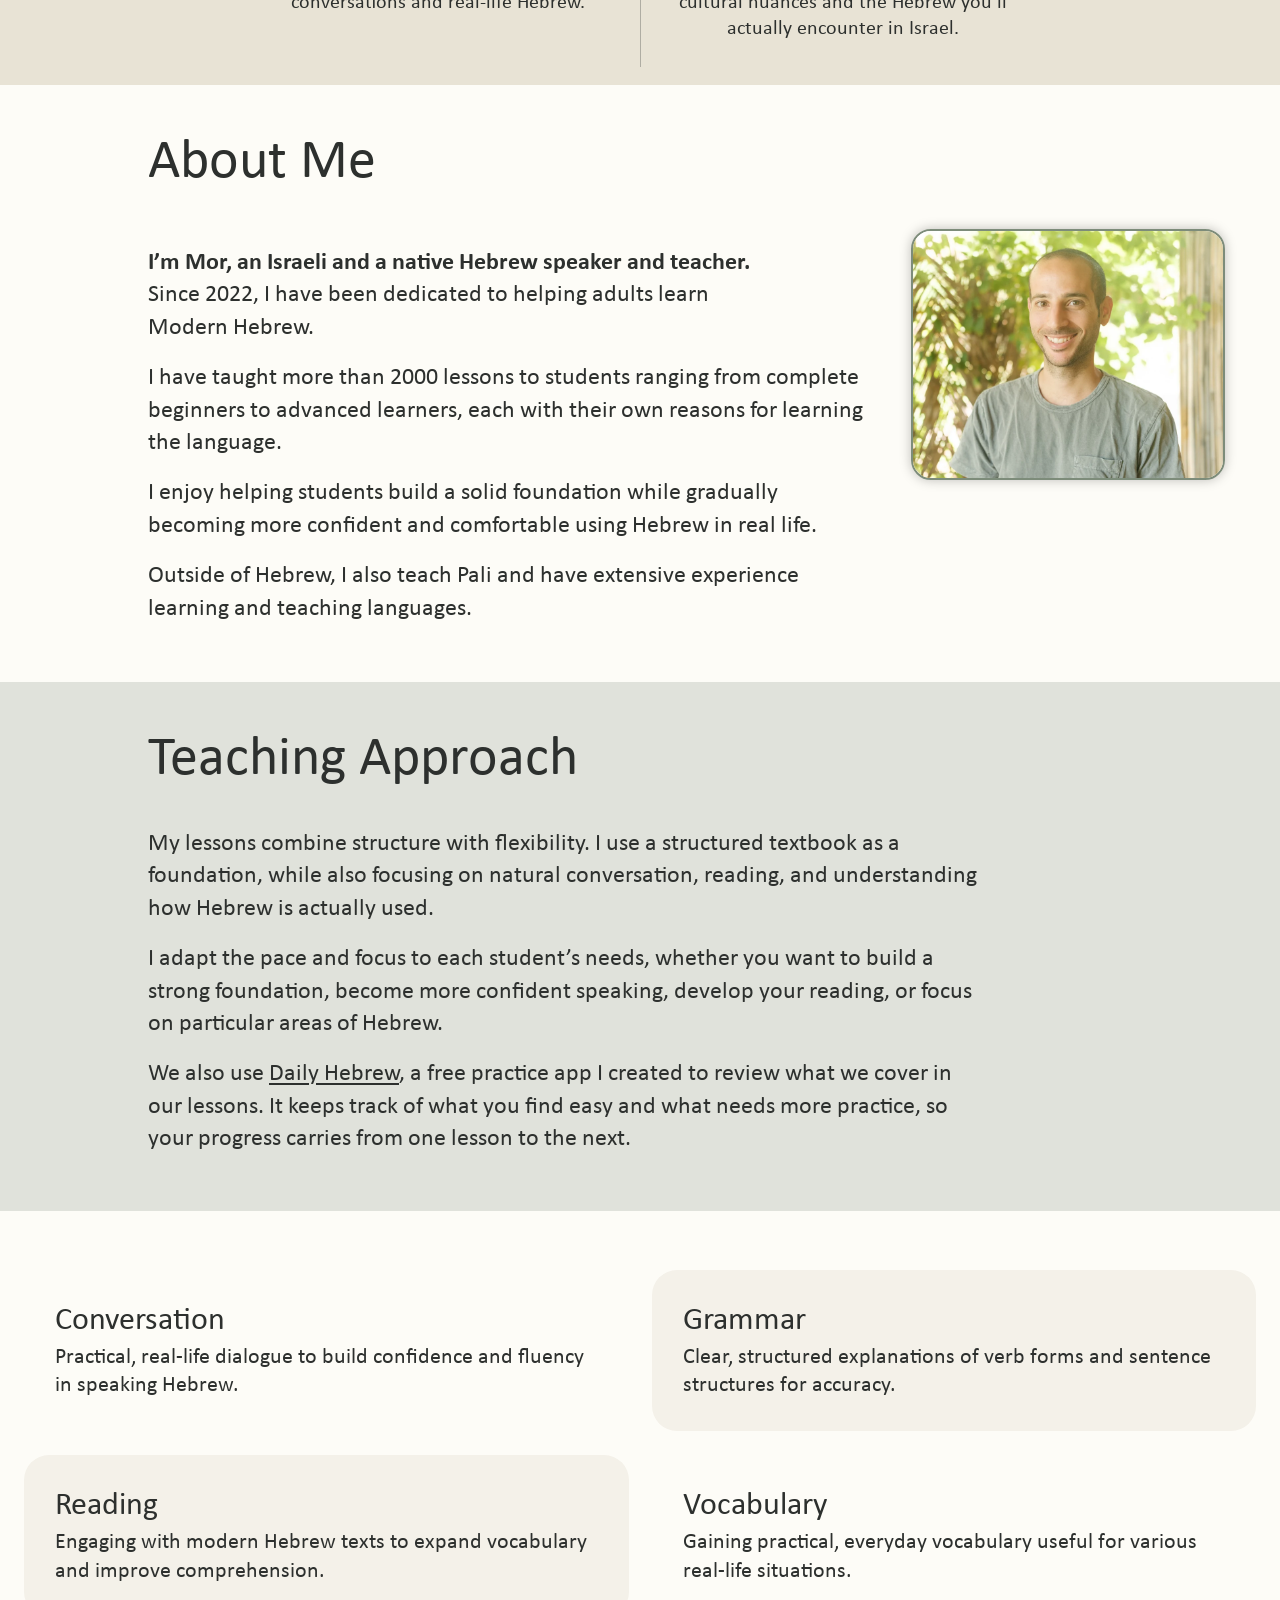
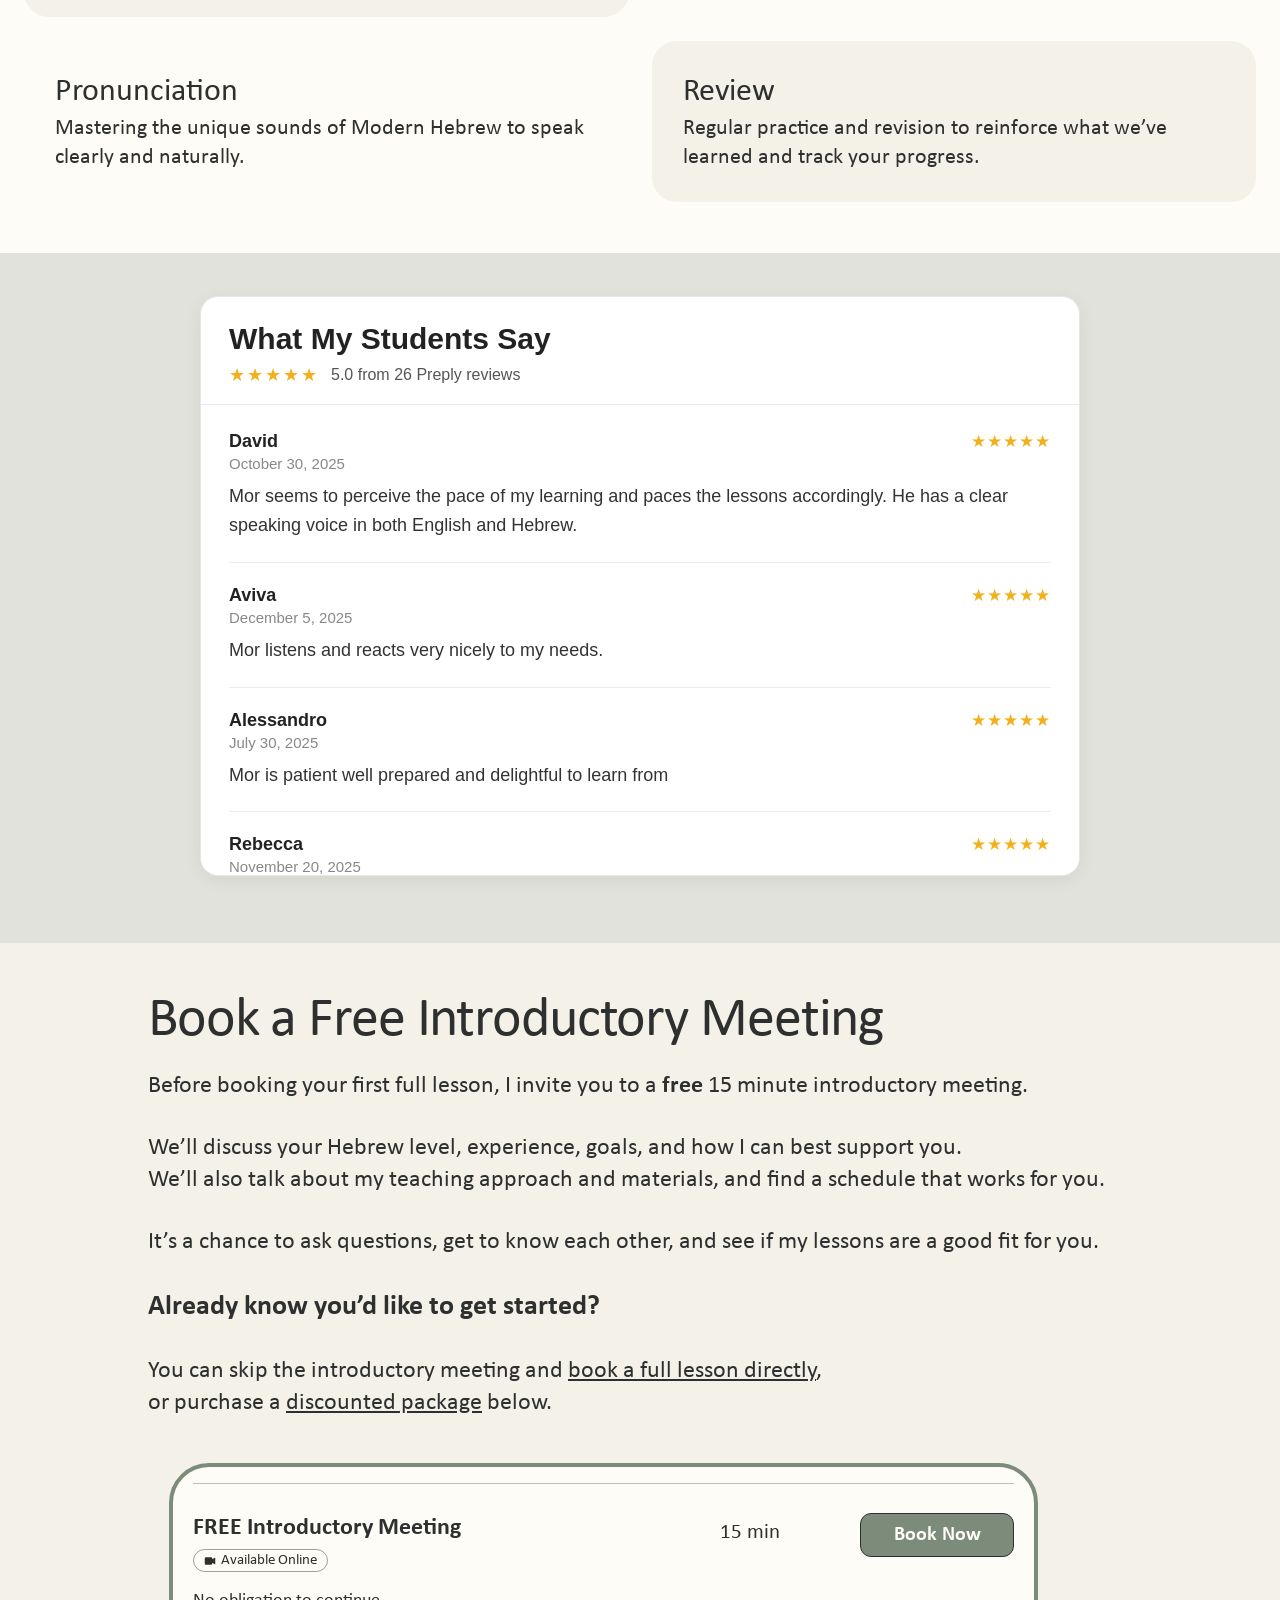
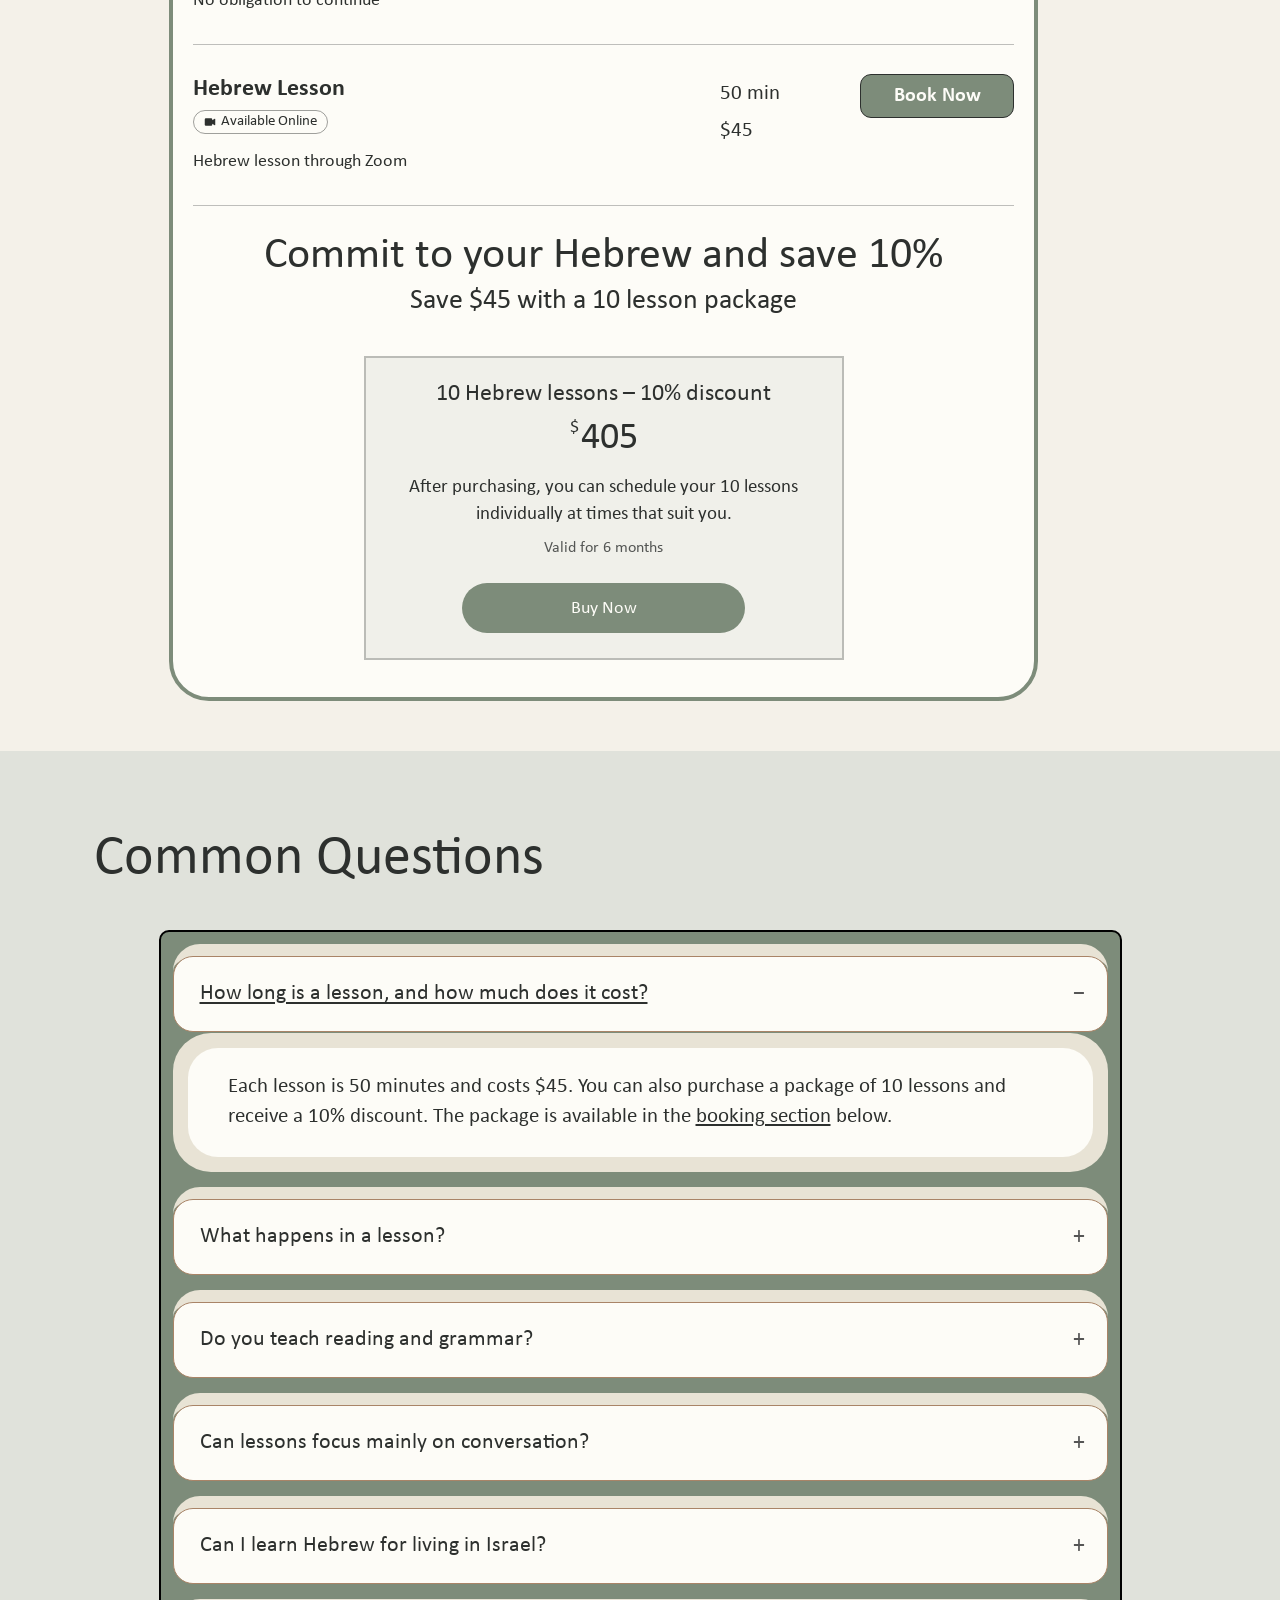
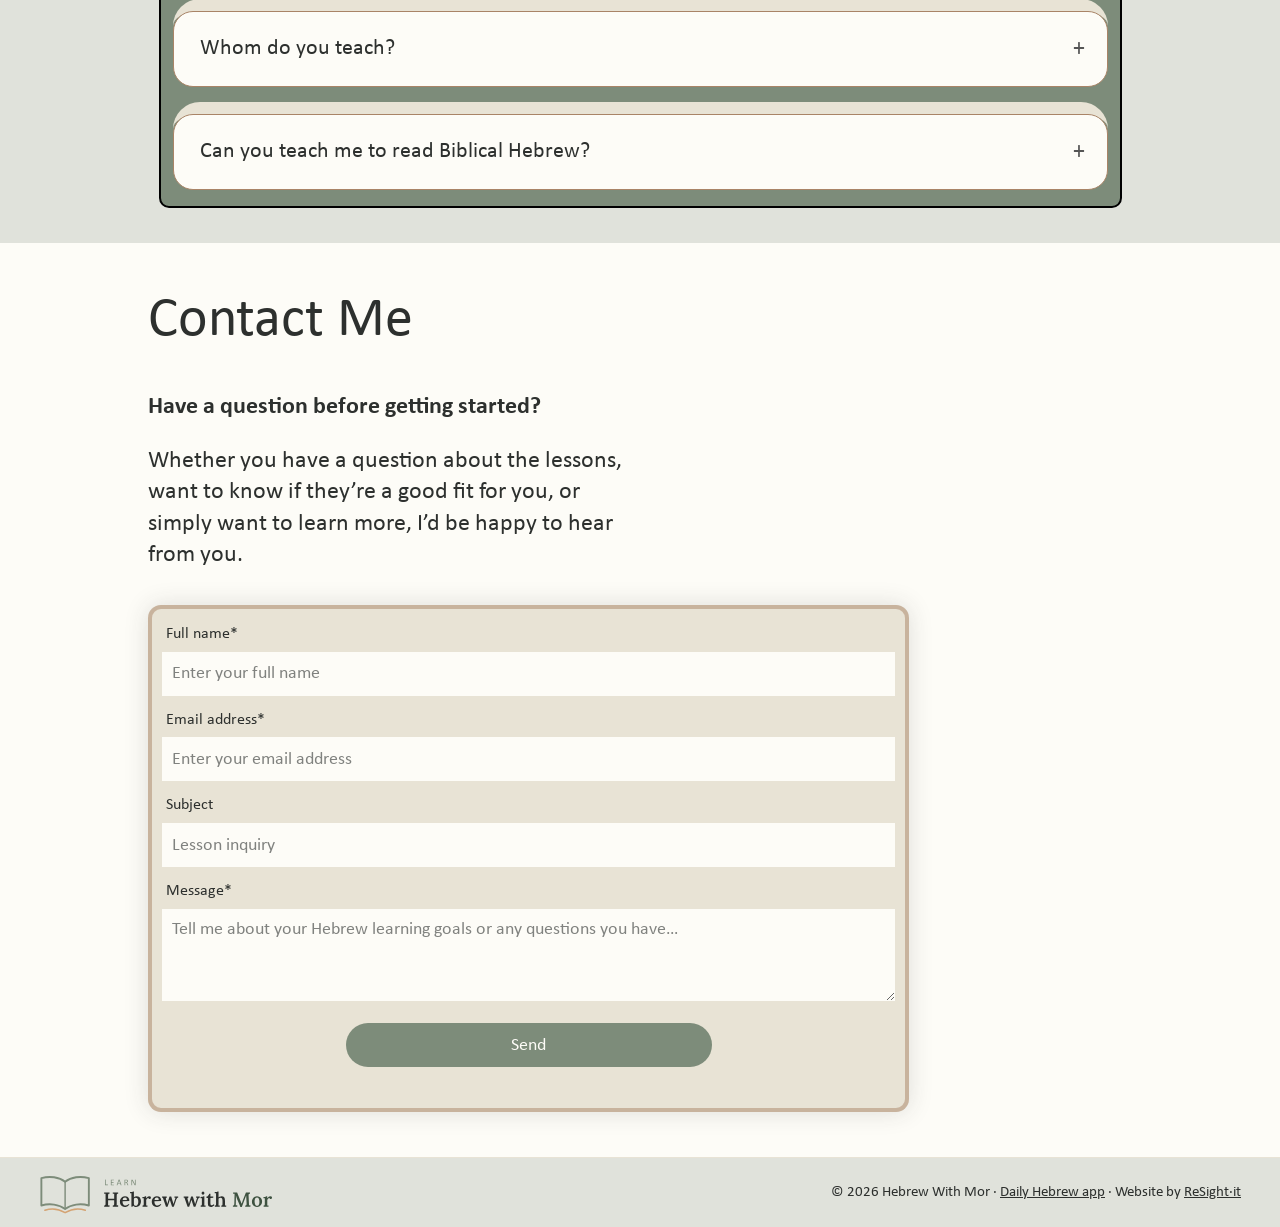
<file: book-online/index.html>
<!doctype html>
<html lang="en"><head><meta charset="utf-8"><meta name="viewport" content="width=device-width, initial-scale=1">
<title>Hebrew With Mor</title><meta name="robots" content="noindex">
<link rel="canonical" href="https://www.hebrew-with-mor.com/">
<meta http-equiv="refresh" content="0; url=/#bookalesson">
<script>location.replace("/#bookalesson");</script>
</head><body><p><a href="/#bookalesson">Continue to Hebrew With Mor</a></p></body></html>
</file>
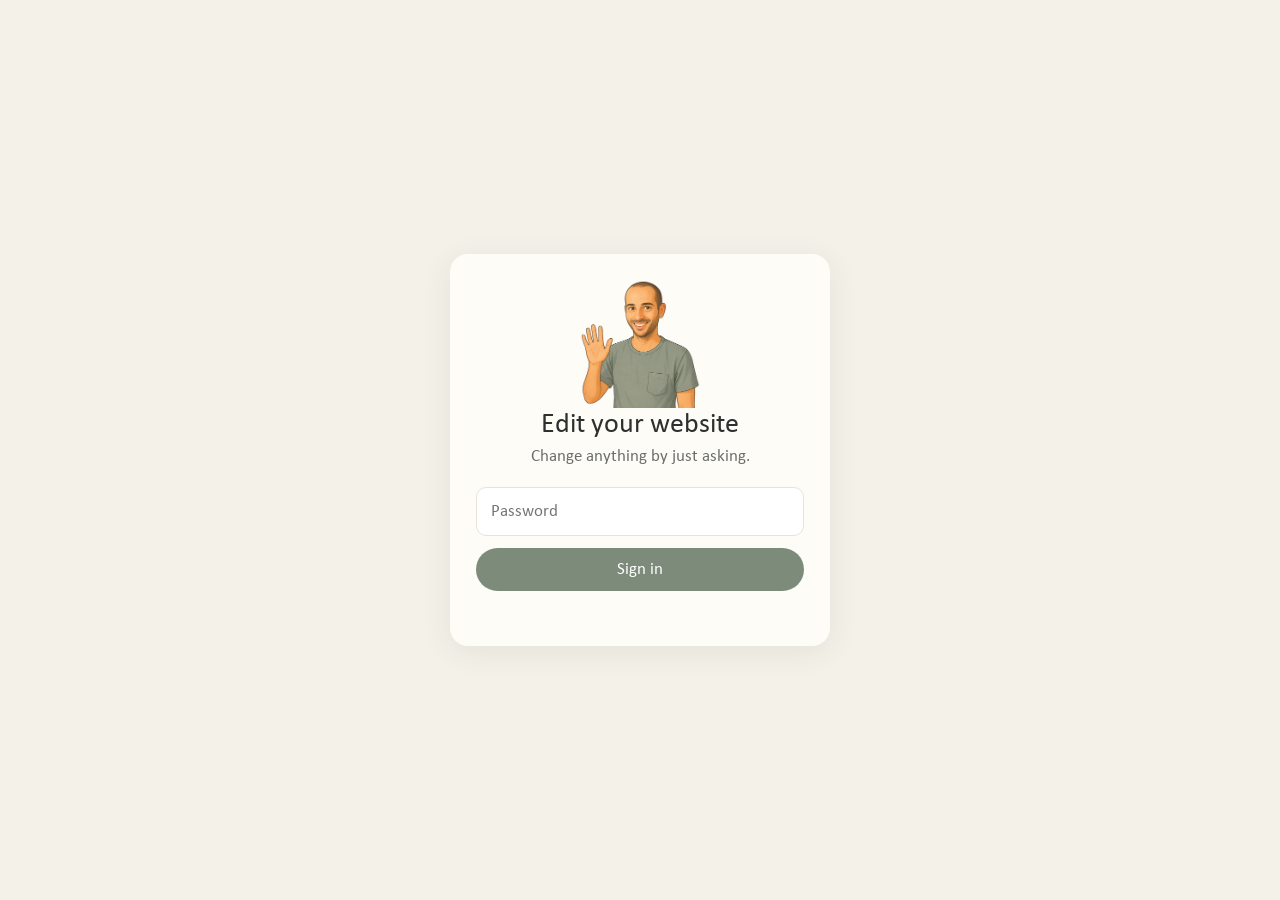
<file: edit/index.html>
<!doctype html>
<html lang="en">
<head>
<meta charset="utf-8">
<meta name="viewport" content="width=device-width, initial-scale=1, viewport-fit=cover">
<meta name="robots" content="noindex, nofollow">
<meta name="request-key" content="01f457b3-78a0-4a37-8c2b-770f8d8a854a">
<meta name="editor-api" content="https://site-editor.resight-it.workers.dev">
<title>Edit your website</title>
<link rel="icon" href="../assets/favicon.svg" type="image/svg+xml">
<style>
@font-face { font-family: "HM Calibri"; font-display: swap; src: url("../assets/fonts/calibri.woff2") format("woff2"); }
:root {
  --cream: #FDFCF7; --beige: #F4F1E9; --sand: #E8E3D5; --sage: #7D8C7A; --sage-dark: #6A7867;
  --tan: #D4A373; --tan-deep: #C4874A; --ink: #2D302E; --muted: #6b6f6c; --live: #5E7A5A;
  --font: "Calibri Light", "HM Calibri", Calibri, Carlito, "Segoe UI", sans-serif;
  --chat-fs: 17px;
}
* { box-sizing: border-box; }
html, body { margin: 0; height: 100%; overflow: hidden; }
body { font-family: var(--font); font-weight: 300; color: var(--ink); background: var(--beige); font-size: 17px; -webkit-text-size-adjust: 100%; }
button, input, textarea, select { font: inherit; color: inherit; }
button { cursor: pointer; }
[hidden] { display: none !important; }

/* ---------- Sign in ---------- */
.signin { height: 100%; overflow: auto; display: grid; place-items: center; padding: 24px 16px; }
.signin form { width: 100%; max-width: 380px; background: var(--cream); border-radius: 18px; padding: 26px 26px 30px; box-shadow: 0 6px 30px rgba(45,48,46,.08); text-align: center; }
.signin .face { width: 120px; margin: 0 auto -4px; }
.signin h1 { font-size: 28px; font-weight: 300; margin: 4px 0 4px; }
.signin p { color: var(--muted); margin: 0 0 20px; }
.signin input { width: 100%; padding: 13px 14px; border: 1px solid var(--sand); border-radius: 10px; background: #fff; margin-bottom: 12px; }
.signin .err { color: #a5523f; min-height: 1.3em; margin: 6px 0 0; font-size: 15px; }

/* ---------- Buttons ---------- */
.btn { border: 0; border-radius: 999px; padding: 11px 22px; background: var(--sage); color: #fff; font-size: 17px; transition: background .15s, transform .1s; white-space: nowrap; }
.btn:hover { background: var(--sage-dark); }
.btn:active { transform: scale(.97); }
.btn.light { background: #fff; color: var(--ink); }
.btn.light:hover { background: var(--beige); }
.btn.outline { background: transparent; color: inherit; border: 1.5px solid currentColor; }
.btn.big { padding: 12px 26px; font-size: 18px; }
.btn:disabled { opacity: .55; cursor: default; }
.btn.wide { width: 100%; }

/* ---------- App layout: banner on top, the site underneath ---------- */
.app { height: 100%; display: flex; flex-direction: column; }
.banner { display: flex; align-items: center; gap: 12px 16px; flex-wrap: wrap; padding: 12px 18px; color: #fff; background: var(--live); min-height: 64px; transition: background .25s; position: relative; z-index: 3; }
.banner .state { display: flex; align-items: center; gap: 12px; flex: 1; min-width: 220px; }
.banner .dot { width: 14px; height: 14px; border-radius: 50%; background: #fff; flex: none; box-shadow: 0 0 0 4px rgba(255,255,255,.25); }
.banner b { font-weight: 400; font-size: 25px; letter-spacing: .02em; display: block; line-height: 1.15; }
.banner small { font-size: 16px; opacity: .92; display: block; }
.banner .acts { display: flex; gap: 10px; flex-wrap: wrap; align-items: center; }
.banner select { padding: 9px 12px; border-radius: 999px; border: 0; background: rgba(255,255,255,.95); color: var(--ink); max-width: 220px; }
.banner.preview { background: var(--tan-deep); }
.banner.preview .dot { animation: pulse 1.4s infinite; }
.banner.publishing { background: var(--sage-dark); }
.banner.version { background: var(--ink); }
@keyframes pulse { 50% { box-shadow: 0 0 0 9px rgba(255,255,255,0); } }
.stage { flex: 1; position: relative; background: var(--sand); }
.stage iframe { position: absolute; inset: 0; width: 100%; height: 100%; border: 0; background: #fff; }
.stage.preview { box-shadow: inset 0 0 0 6px var(--tan-deep); }
.stage.preview iframe, .stage.version iframe { inset: 6px; width: calc(100% - 12px); height: calc(100% - 12px); }
.stage.version { box-shadow: inset 0 0 0 6px var(--ink); }

/* ---------- Floating chat window ---------- */
.chat { position: fixed; z-index: 10; width: 370px; height: 400px; min-width: 280px; min-height: 250px; background: var(--cream); border-radius: 16px; box-shadow: 0 12px 40px rgba(45,48,46,.28), 0 0 0 1px rgba(45,48,46,.06); display: flex; flex-direction: column; font-size: var(--chat-fs); }
.chat.folding { transition: transform .38s cubic-bezier(.5,0,.75,.3), opacity .38s; transform: scale(.08); opacity: 0; }
.chat.opening { animation: openUp .38s cubic-bezier(.2,1.2,.4,1); }
@keyframes openUp { from { transform: scale(.1); opacity: 0; } }
.chat-head { display: flex; align-items: center; gap: 6px; padding: 8px 8px 8px 128px; border-bottom: 1px solid var(--sand); cursor: grab; touch-action: none; user-select: none; -webkit-user-select: none; min-height: 52px; position: relative; }
.chat-head:active { cursor: grabbing; }
.chat-head .who { position: absolute; left: 2px; bottom: 0; width: 124px; height: 104px; overflow: hidden; pointer-events: none; }
.chat-head .who .mor { width: 124px; }
.chat-head .title { flex: 1; line-height: 1.15; font-size: 18px; }
.chat-head .title small { display: block; font-size: 12.5px; color: var(--muted); white-space: nowrap; }
.hbtn { width: 36px; height: 36px; border-radius: 10px; border: 0; background: transparent; display: grid; place-items: center; color: var(--ink); font-size: 15px; }
.hbtn:hover { background: var(--beige); }
.hbtn svg { width: 20px; height: 20px; }
.log { flex: 1; overflow-y: auto; padding: 14px 14px 6px; display: flex; flex-direction: column; gap: 9px; overscroll-behavior: contain; }
.msg { text-wrap: pretty; max-width: 88%; padding: .55em .85em; border-radius: 14px; line-height: 1.38; white-space: pre-wrap; word-wrap: break-word; }
.msg.bot { background: var(--beige); align-self: flex-start; border-bottom-left-radius: 4px; max-width: 95%; }
.msg.me { background: var(--sage); color: #fff; align-self: flex-end; border-bottom-right-radius: 4px; }
.handoff { display: flex; gap: 8px; flex-wrap: wrap; align-self: flex-start; }
.handoff button { border-radius: 999px; padding: .45em 1.1em; font-size: .95em; border: 1px solid var(--sage); background: var(--sage); color: #fff; }
.handoff button.no { background: #fff; color: var(--ink); border-color: var(--sand); }
.handoff button:disabled { opacity: .6; }
.msg.note { align-self: center; background: transparent; color: var(--muted); font-size: .85em; text-align: center; padding: 2px 6px; }
.msg img { display: block; max-width: 150px; border-radius: 8px; margin-top: 6px; }
.typing { display: inline-flex; gap: 4px; padding: 4px 0; }
.typing i { width: 7px; height: 7px; border-radius: 50%; background: var(--sage); opacity: .4; animation: blink 1.2s infinite; }
.typing i:nth-child(2) { animation-delay: .2s; } .typing i:nth-child(3) { animation-delay: .4s; }
@keyframes blink { 50% { opacity: 1; } }
.compose { padding: 8px 10px 10px; border-top: 1px solid var(--sand); }
.attach-chip { display: inline-flex; align-items: center; gap: 8px; background: var(--beige); border-radius: 10px; padding: 4px 8px; margin-bottom: 6px; font-size: 14px; }
.attach-chip img { width: 30px; height: 30px; object-fit: cover; border-radius: 6px; }
.attach-chip button { border: 0; background: none; font-size: 18px; line-height: 1; color: var(--muted); }
.row { display: flex; gap: 6px; align-items: flex-end; }
.row textarea { flex: 1; resize: none; min-height: 44px; max-height: 120px; padding: 10px 13px; border: 1px solid var(--sand); border-radius: 14px; background: #fff; line-height: 1.3; font-size: max(16px, .95em); }
.ibtn { width: 44px; height: 44px; flex: none; border-radius: 12px; border: 1px solid var(--sand); background: #fff; display: grid; place-items: center; color: var(--ink); }
.ibtn svg { width: 21px; height: 21px; }
.ibtn.send { background: var(--sage); border-color: var(--sage); color: #fff; }
.ibtn.mic.on { background: #c0504d; border-color: #c0504d; color: #fff; animation: micpulse 1.2s infinite; }
@keyframes micpulse { 50% { box-shadow: 0 0 0 7px rgba(192,80,77,.18); } }
.grip { position: absolute; right: 0; bottom: 0; width: 26px; height: 26px; cursor: nwse-resize; touch-action: none; border-bottom-right-radius: 16px; }
.grip::after { content: ""; position: absolute; right: 6px; bottom: 6px; width: 10px; height: 10px; border-right: 2px solid #b9b3a3; border-bottom: 2px solid #b9b3a3; border-bottom-right-radius: 3px; }

/* ---------- Minimized: Mor with the chat in his pocket ---------- */
.pocket { position: fixed; z-index: 10; width: 112px; cursor: pointer; touch-action: none; user-select: none; -webkit-user-select: none; filter: drop-shadow(0 6px 14px rgba(45,48,46,.25)); }
.pocket .tap { position: absolute; left: 50%; bottom: -12px; transform: translateX(-50%); white-space: nowrap; font-size: 14px; background: var(--ink); color: #fff; border-radius: 999px; padding: 4px 12px; }
.pocket.pop { animation: pocketPop .45s cubic-bezier(.2,1.5,.4,1); }
@keyframes pocketPop { from { transform: scale(.6); } }
.pocket.nudge { animation: nudge 3s 1.5s infinite; }
@keyframes nudge { 0%,82%,100% { transform: translateY(0); } 88% { transform: translateY(-7px); } 94% { transform: translateY(0); } }

/* avatar: Mor (layered picture: body, waving hand, pocket) */
.mor { position: relative; width: 100%; aspect-ratio: 560 / 598; }
.mor-img { position: absolute; inset: 0; width: 100%; height: 100%; display: block; -webkit-user-drag: none; user-select: none; }
.mor-arm { transform-origin: 13.4% 66.4%; }
.waving .mor-arm { animation: wave 1.9s ease-in-out 1; }
@keyframes wave { 0%,100%{transform:rotate(0)} 14%{transform:rotate(-9deg)} 30%{transform:rotate(8deg)} 46%{transform:rotate(-9deg)} 62%{transform:rotate(7deg)} 78%{transform:rotate(-4deg)} }

/* ---------- History ---------- */
dialog.hist { border: 0; border-radius: 16px; padding: 22px; width: min(480px, calc(100% - 24px)); background: var(--cream); color: var(--ink); }
dialog.hist::backdrop { background: rgba(45,48,46,.4); }
dialog.hist h2 { font-weight: 300; margin: 0 0 4px; font-size: 24px; }
dialog.hist p { margin: 0 0 12px; color: var(--muted); font-size: 15px; }
dialog.hist ul { list-style: none; padding: 0; margin: 0 0 16px; max-height: 55vh; overflow-y: auto; }
dialog.hist li button { width: 100%; text-align: left; border: 0; background: transparent; padding: 11px 10px; border-radius: 10px; display: flex; gap: 12px; align-items: baseline; }
dialog.hist li button:hover { background: var(--beige); }
dialog.hist li .when { flex: none; width: 118px; font-size: 15px; color: var(--muted); }
dialog.hist li .what { flex: 1; font-size: 16px; }
dialog.hist li.now .when { color: var(--live); font-weight: 400; }
dialog.hist .actions { display: flex; gap: 8px; justify-content: space-between; flex-wrap: wrap; }
dialog.hist .actions .btn { font-size: 16px; padding: 9px 18px; }
.btn.plain { background: transparent; color: var(--ink); border: 1px solid var(--sand); }
.btn.plain:hover { background: var(--beige); }

@media (max-width: 640px) {
  .banner { padding: 10px 12px; min-height: 0; }
  .banner b { font-size: 20px; }
  .banner small { font-size: 14px; }
  .banner .acts { flex-wrap: nowrap; gap: 6px; width: 100%; }
  .banner .acts .btn { padding: 8px 12px; font-size: 15px; }
  .banner .acts .btn.big { padding: 9px 14px; font-size: 16px; }
  .banner select { max-width: 104px; padding: 8px 8px; font-size: 15px; }
  .chat-head .who { width: 104px; height: 90px; }
  .chat-head .who .mor { width: 104px; }
  .chat-head { padding-left: 108px; }
}
</style>
</head>
<body>

<section class="signin" id="signin">
  <form id="signin-form">
    <div class="face waving" id="signin-face"></div>
    <h1>Edit your website</h1>
    <p>Change anything by just asking.</p>
    <input type="password" id="pw" placeholder="Password" autocomplete="current-password" required>
    <button class="btn wide" type="submit">Sign in</button>
    <p class="err" id="signin-err"></p>
  </form>
</section>

<div class="app" id="app" hidden>
  <div class="banner" id="banner">
    <div class="state"><span class="dot"></span><div><b id="banner-title">LIVE SITE</b><small id="banner-sub">This is what your visitors see right now.</small></div></div>
    <div class="acts" id="banner-acts"></div>
  </div>
  <div class="stage" id="stage"><iframe id="frame" title="Your website"></iframe></div>
</div>

<div class="chat" id="chat" hidden>
  <div class="chat-head" id="chat-head">
    <div class="who" id="head-face"></div>
    <div class="title"><span id="bot-name">Ask Mor</span><small>AI website assistant</small></div>
    <button class="hbtn" id="font-down" title="Smaller text" aria-label="Smaller text">A−</button>
    <button class="hbtn" id="font-up" title="Bigger text" aria-label="Bigger text" style="font-size:19px">A+</button>
    <button class="hbtn" id="minimize" title="Put the chat in my pocket" aria-label="Minimize">
      <svg viewBox="0 0 24 24" fill="none" stroke="currentColor" stroke-width="2" stroke-linecap="round"><path d="M6 13h12"/></svg>
    </button>
  </div>
  <div class="log" id="log" aria-live="polite"></div>
  <form class="compose" id="compose">
    <div class="attach-chip" id="chip" hidden><img id="chip-img" alt=""><span>Photo attached</span><button type="button" id="chip-x" aria-label="Remove photo">×</button></div>
    <div class="row">
      <label class="ibtn" title="Add a photo">
        <svg viewBox="0 0 24 24" fill="none" stroke="currentColor" stroke-width="1.6" stroke-linecap="round" stroke-linejoin="round"><rect x="3" y="5" width="18" height="14" rx="2"/><circle cx="9" cy="11" r="2"/><path d="m21 16-5-5-8 8"/></svg>
        <input type="file" id="file" accept="image/*" hidden>
      </label>
      <button type="button" class="ibtn mic" id="mic" title="Speak instead of typing" aria-label="Speak">
        <svg viewBox="0 0 24 24" fill="none" stroke="currentColor" stroke-width="1.7" stroke-linecap="round" stroke-linejoin="round"><rect x="9" y="3" width="6" height="11" rx="3"/><path d="M5 11a7 7 0 0 0 14 0"/><path d="M12 18v3"/></svg>
      </button>
      <textarea id="input" rows="1" placeholder="Type or tap the mic…"></textarea>
      <button class="ibtn send" type="submit" aria-label="Send"><svg viewBox="0 0 24 24" fill="none" stroke="currentColor" stroke-width="1.8" stroke-linecap="round" stroke-linejoin="round"><path d="M5 12h14"/><path d="m13 6 6 6-6 6"/></svg></button>
    </div>
  </form>
  <div class="grip" id="grip" title="Drag to resize"></div>
</div>

<div class="pocket" id="pocket" hidden role="button" aria-label="Open the chat" tabindex="0"><div id="pocket-face"></div><span class="tap">Tap to chat</span></div>

<dialog class="hist" id="hist">
  <h2>Earlier versions</h2>
  <p>Tap a version to see how your site looked. You can bring it back from there.</p>
  <ul id="hist-list"><li>Loading…</li></ul>
  <div class="actions">
    <button class="btn plain" id="undo-btn">Undo last change</button>
    <button class="btn" id="hist-close">Close</button>
  </div>
</dialog>

<script>
window.MorAvatar = {
  html: function () {
    return '<div class="mor">' +
      '<img class="mor-img" src="avatar/mor-base.webp" alt="" draggable="false">' +
      '<img class="mor-img" src="avatar/mor-pocket.webp" alt="" draggable="false">' +
      '<img class="mor-img mor-arm" src="avatar/mor-hand.webp" alt="" draggable="false">' +
      '</div>';
  }
};
</script>
<script>
(function () {
  var API = document.querySelector('meta[name="editor-api"]').content.replace(/\/$/, '');
    var $ = function (id) { return document.getElementById(id); };
  var ss = {
    get: function (k) { try { return JSON.parse(sessionStorage.getItem(k)); } catch (e) { return null; } },
    set: function (k, v) { try { sessionStorage.setItem(k, JSON.stringify(v)); } catch (e) {} },
    del: function (k) { try { sessionStorage.removeItem(k); } catch (e) {} }
  };
  var ls = {
    get: function (k) { try { return JSON.parse(localStorage.getItem(k)); } catch (e) { return null; } },
    set: function (k, v) { try { localStorage.setItem(k, JSON.stringify(v)); } catch (e) {} }
  };

  var token = ss.get('ed-token');
  var pending = ss.get('ed-pending') || {};
  var history = ss.get('ed-history') || [];
  var botName = 'Ask Mor';
  var siteName = ss.get('ed-sitename') || '';
  var uploads = {};
  var attached = null;
  var pages = [];
  var currentPath = 'index.html';
  var mode = 'live';            // live | preview | publishing | version
  var goingLive = null;
  var viewing = null;           // {sha, label}
  var busy = false;
  var lastNote = '';

  function save() { ss.set('ed-pending', pending); ss.set('ed-history', history); }
  function face(el, extra) { el.innerHTML = MorAvatar.html(); if (extra) el.classList.add(extra); }
  function wave(el) { el.classList.remove('waving'); void el.offsetWidth; el.classList.add('waving'); }
  face($('signin-face'));

  function api(path, body) {
    body = body || {};
    body.token = token;
    return fetch(API + path, { method: 'POST', headers: { 'Content-Type': 'application/json' }, body: JSON.stringify(body) })
      .then(function (r) {
        return r.json().catch(function () { return {}; }).then(function (d) {
          if (r.status === 401 && d.signin) { signOut(); throw new Error(d.error || 'Please sign in again.'); }
          if (!r.ok) throw new Error(d.error || 'Something went wrong.');
          return d;
        });
      }, function () { throw new Error('Can’t reach the editor. Check your connection and try again.'); });
  }

  /* ---------- Sign in ---------- */
  $('signin-form').addEventListener('submit', function (e) {
    e.preventDefault();
    $('signin-err').textContent = '';
    fetch(API + '/api/login', { method: 'POST', headers: { 'Content-Type': 'application/json' }, body: JSON.stringify({ password: $('pw').value }) })
      .then(function (r) { return r.json().then(function (d) { if (!r.ok) throw new Error(d.error || 'Could not sign in.'); return d; }); })
      .then(function (d) {
        token = d.token; ss.set('ed-token', token);
        siteName = d.siteName || ''; ss.set('ed-sitename', siteName);
        ss.set('ed-bot', botName);
        start();
      })
      .catch(function (err) { $('signin-err').textContent = err.message === 'Failed to fetch' ? 'Can’t reach the editor right now.' : err.message; });
  });
  function signOut() { token = null; ss.del('ed-token'); $('app').hidden = true; $('chat').hidden = true; $('pocket').hidden = true; $('signin').hidden = false; }

  /* ---------- Banner ---------- */
  function setMode(m) {
    mode = m;
    var b = $('banner'), acts = $('banner-acts');
    b.className = 'banner ' + m;
    $('stage').className = 'stage ' + (m === 'preview' ? 'preview' : m === 'version' ? 'version' : '');
    acts.innerHTML = '';
    var add = function (html) { var t = document.createElement('div'); t.innerHTML = html; var el = t.firstChild; acts.appendChild(el); return el; };
    if (m === 'preview') {
      var n = Object.keys(pending).length;
      $('banner-title').textContent = 'PREVIEW — NOT LIVE YET';
      $('banner-sub').textContent = n > 1 ? 'Changes on ' + n + ' pages. Visitors still see the old version.' : 'Visitors still see the old version until you publish.';
      add('<button class="btn outline big" id="discard-btn">Discard</button>').onclick = discard;
      add('<button class="btn light big" id="publish-btn">Publish</button>').onclick = publish;
    } else if (m === 'publishing') {
      $('banner-title').textContent = 'GOING LIVE…';
      $('banner-sub').textContent = 'Your website updates in about a minute.';
    } else if (m === 'version') {
      $('banner-title').textContent = 'EARLIER VERSION — ' + viewing.label.toUpperCase();
      $('banner-sub').textContent = 'Just looking. Your live site hasn’t changed.';
      add('<button class="btn outline big">Cancel</button>').onclick = function () { viewing = null; refreshMode(); show(currentPath); };
      var r = add('<button class="btn light big" id="restore-btn">Bring this version back</button>');
      r.onclick = restoreVersion;
      if (viewing.restorable === false) { r.disabled = true; r.title = 'This version can’t be brought back here'; }
    } else {
      $('banner-title').textContent = 'LIVE SITE';
      $('banner-sub').textContent = 'This is what your visitors see right now.';
    }
    if (m !== 'publishing' && pages.length > 1) {
      var sel = add('<select id="page-select" aria-label="Page"></select>');
      sel.innerHTML = pages.map(function (p) { return '<option value="' + esc(p) + '">' + esc(label(p)) + '</option>'; }).join('');
      sel.value = currentPath;
      sel.onchange = function () { show(this.value); };
    }
    if (m === 'live' || m === 'preview') add('<button class="btn outline">History</button>').onclick = openHistory;
  }
  function refreshMode() {
    if (viewing) return setMode('version');
    if (Object.keys(pending).length) return setMode('preview');
    if (goingLive) return setMode('publishing');
    setMode('live');
  }

  /* ---------- Pages and the site frame ---------- */
  function label(p) {
    if (p === 'index.html') return 'Home';
    var s = p.replace(/\/index\.html$/, '').replace(/\.html$/, '').split('/').pop().replace(/[-_]+/g, ' ').replace(/\d+$/, '').trim();
    return s.charAt(0).toUpperCase() + s.slice(1);
  }
  function dirOf(p) { return p.replace(/[^/]*$/, ''); }
  function urlOf(p) { return '/' + dirOf(p) + (/(^|\/)index\.html$/.test(p) ? '' : p.split('/').pop()); }
  function pathFromLocation(loc) {
    var p = loc.pathname.replace(/^\/+/, '');
    if (!p || p.slice(-1) === '/') p += 'index.html';
    return p;
  }
  function previewHtml(path, html) {
    var h = html.replace(/<script[^>]*googletagmanager[^>]*><\/script>/gi, '').replace(/gtag\('config'[^)]*\);?/g, '');
    Object.keys(uploads).forEach(function (p) { h = h.split('/' + p).join(uploads[p].dataUrl); });
    var inject = '<base href="' + location.origin + '/' + dirOf(path) + '">' +
      '<script>document.addEventListener("click",function(e){var a=e.target.closest&&e.target.closest("a[href^=\'#\']");' +
      'if(a){e.preventDefault();var t=document.querySelector(a.getAttribute("href"));t&&t.scrollIntoView({behavior:"smooth"});}});<\/script>';
    return h.replace(/<head[^>]*>/i, function (m) { return m + inject; });
  }

  var keepScroll = 0, showToken = 0;
  function show(path, opts) {
    currentPath = path;
    var sel = $('page-select'); if (sel) sel.value = path;
    var frame = $('frame');
    try { keepScroll = opts && opts.keepScroll && frame.contentWindow ? frame.contentWindow.scrollY : 0; } catch (e) { keepScroll = 0; }
    var my = ++showToken;
    if (viewing) {
      api('/api/version', { sha: viewing.sha, page: path }).then(function (d) {
        if (my !== showToken) return;
        viewing.restorable = d.restorable;
        setMode('version');
        if (d.content) frame.srcdoc = previewHtml(path, d.content);
        else { frame.srcdoc = '<p style="font:20px sans-serif;padding:40px;color:#555">' + (d.note || 'Not available.') + '</p>'; }
      }).catch(function (err) {
        viewing = null; refreshMode(); show(path);
        bubble('note', 'I couldn’t open that version: ' + err.message);
      });
      return;
    }
    var html = pending[path] ? pending[path].content : (goingLive && goingLive[path]);
    if (html) frame.srcdoc = previewHtml(path, html);
    else { frame.removeAttribute('srcdoc'); frame.src = urlOf(path) + '?fresh=' + Date.now(); }
  }
  $('frame').addEventListener('load', function () {
    var w = this.contentWindow;
    try {
      if (w.location.href === 'about:srcdoc') { if (keepScroll) w.scrollTo(0, keepScroll); keepScroll = 0; return; }
      var p = pathFromLocation(w.location);
      if (pages.indexOf(p) === -1) return;
      currentPath = p;
      var sel = $('page-select'); if (sel) sel.value = p;
      if (pending[p] || (goingLive && goingLive[p]) || viewing) show(p);
    } catch (e) {}
  });

  /* ---------- Chat window: drag, resize, minimize ---------- */
  var chat = $('chat'), pocket = $('pocket');
  var box = ls.get('ed-box');
  function clampBox() {
    var vw = window.innerWidth, vh = window.innerHeight, small = vw < 640;
    if (!box) box = small ? { w: vw - 16, h: Math.round(vh * 0.42), x: 8, y: vh - Math.round(vh * 0.42) - 8 } : { w: 380, h: 410, x: vw - 400, y: vh - 430 };
    box.w = Math.max(280, Math.min(box.w, vw - 8)); box.h = Math.max(250, Math.min(box.h, vh - 70));
    box.x = Math.max(4, Math.min(box.x, vw - box.w - 4)); box.y = Math.max(70, Math.min(box.y, vh - box.h - 4));
    chat.style.left = box.x + 'px'; chat.style.top = box.y + 'px'; chat.style.width = box.w + 'px'; chat.style.height = box.h + 'px';
  }
  function placePocket() {
    var vw = window.innerWidth, vh = window.innerHeight;
    var p = ls.get('ed-pocket') || { x: box.x + box.w - 124, y: box.y + box.h - 140 };
    p.x = Math.max(4, Math.min(p.x, vw - 116)); p.y = Math.max(70, Math.min(p.y, vh - 140));
    pocket.style.left = p.x + 'px'; pocket.style.top = p.y + 'px';
    return p;
  }
  window.addEventListener('resize', function () { clampBox(); if (!pocket.hidden) placePocket(); });

  function dragger(handle, onMove, onEnd, onTap) {
    handle.addEventListener('pointerdown', function (e) {
      if (e.target.closest('button, select, textarea, input, label')) return;
      e.preventDefault();
      var sx = e.clientX, sy = e.clientY, moved = false;
      handle.setPointerCapture(e.pointerId);
      function mv(ev) {
        var dx = ev.clientX - sx, dy = ev.clientY - sy;
        if (!moved && Math.abs(dx) + Math.abs(dy) < 6) return;
        moved = true; onMove(dx, dy);
      }
      function up() {
        handle.removeEventListener('pointermove', mv); handle.removeEventListener('pointerup', up); handle.removeEventListener('pointercancel', up);
        if (moved) onEnd(); else if (onTap) onTap();
      }
      handle.addEventListener('pointermove', mv); handle.addEventListener('pointerup', up); handle.addEventListener('pointercancel', up);
      dragger.start = { x: box.x, y: box.y, w: box.w, h: box.h, px: parseFloat(pocket.style.left) || 0, py: parseFloat(pocket.style.top) || 0 };
    });
  }
  dragger($('chat-head'), function (dx, dy) { box.x = dragger.start.x + dx; box.y = dragger.start.y + dy; clampBox(); }, function () { ls.set('ed-box', box); });
  dragger($('grip'), function (dx, dy) { box.w = dragger.start.w + dx; box.h = dragger.start.h + dy; clampBox(); }, function () { ls.set('ed-box', box); });
  dragger(pocket, function (dx, dy) {
    pocket.classList.remove('nudge');
    ls.set('ed-pocket', { x: dragger.start.px + dx, y: dragger.start.py + dy }); placePocket();
  }, function () {}, openChat);
  pocket.addEventListener('keydown', function (e) { if (e.key === 'Enter' || e.key === ' ') { e.preventDefault(); openChat(); } });

  function minimize() {
    var p = placePocket();
    chat.style.transformOrigin = (p.x + 73 - box.x) + 'px ' + (p.y + 88 - box.y) + 'px';
    chat.classList.add('folding');
    setTimeout(function () {
      chat.hidden = true; chat.classList.remove('folding');
      pocket.hidden = false; pocket.classList.remove('pop', 'nudge'); void pocket.offsetWidth; pocket.classList.add('pop');
      setTimeout(function () { pocket.classList.remove('pop'); pocket.classList.add('nudge'); }, 500);
      ls.set('ed-min', true);
    }, 380);
  }
  function openChat() {
    pocket.hidden = true; chat.hidden = false;
    chat.classList.remove('opening'); void chat.offsetWidth; chat.classList.add('opening');
    ls.set('ed-min', false);
    setTimeout(function () { wave($('head-face')); }, 250);
    $('log').scrollTop = $('log').scrollHeight;
  }
  $('minimize').addEventListener('click', minimize);

  /* ---------- Text size ---------- */
  var fs = ls.get('ed-fs') || 17;
  function setFs(v) { fs = Math.max(14, Math.min(26, v)); document.documentElement.style.setProperty('--chat-fs', fs + 'px'); ls.set('ed-fs', fs); }
  setFs(fs);
  $('font-up').onclick = function () { setFs(fs + 2); };
  $('font-down').onclick = function () { setFs(fs - 2); };

  /* ---------- Messages ---------- */
  function esc(s) { return String(s).replace(/[&<>"]/g, function (c) { return { '&': '&amp;', '<': '&lt;', '>': '&gt;', '"': '&quot;' }[c]; }); }
  function bubble(kind, text, img) {
    var d = document.createElement('div');
    d.className = 'msg ' + kind;
    d.innerHTML = esc(text) + (img ? '<img src="' + img + '" alt="">' : '');
    $('log').appendChild(d);
    $('log').scrollTop = $('log').scrollHeight;
    if (kind !== 'me' && pocket.hidden === false) openChat();
    return d;
  }
  function typing() { var d = bubble('bot', ''); d.innerHTML = '<span class="typing"><i></i><i></i><i></i></span>'; return d; }

  $('input').addEventListener('input', function () { this.style.height = 'auto'; this.style.height = Math.min(this.scrollHeight, 120) + 'px'; });
  $('input').addEventListener('keydown', function (e) {
    if (e.key === 'Enter' && !e.shiftKey && window.matchMedia('(min-width: 641px)').matches) { e.preventDefault(); $('compose').requestSubmit(); }
  });

  $('compose').addEventListener('submit', function (e) {
    e.preventDefault();
    stopMic();
    if (busy) return;
    var text = $('input').value.trim();
    if (!text && !attached) return;
    if (viewing) { viewing = null; refreshMode(); show(currentPath); }
    if (!text) text = 'I added a photo.';
    var photo = attached;
    var fullText = photo ? text + '\n\n(Attached photo: /' + photo + ')' : text;
    bubble('me', text, photo && uploads[photo].dataUrl);
    $('input').value = ''; $('input').style.height = '';
    clearAttach();
    busy = true;
    var t = typing();
    api('/api/chat', { message: fullText, history: history, pending: pending, page: currentPath, uploads: Object.keys(uploads) })
      .then(function (d) {
        t.remove();
        bubble('bot', d.reply);
        if (d.handoff) offerHandoff(d.handoff.summary);
        history.push({ role: 'user', content: fullText }, { role: 'assistant', content: d.reply });
        history = history.slice(-20);
        pending = d.pending || {};
        lastNote = text;
        save();
        refreshMode();
        if (d.changed && d.changed.length) {
          var target = d.changed.indexOf(currentPath) !== -1 ? currentPath : d.changed[0];
          show(target, { keepScroll: target === currentPath });
        }
      })
      .catch(function (err) { t.remove(); bubble('note', err.message); })
      .then(function () { busy = false; });
  });

  /* ---------- Requests the editor can't do: send them to Mor ---------- */
  var REQ_KEY = (document.querySelector('meta[name="request-key"]') || {}).content;
  function offerHandoff(summary) {
    var row = document.createElement('div'); row.className = 'handoff';
    row.innerHTML = '<button type="button" class="yes">Yes, send it to Mor</button><button type="button" class="no">No, thanks</button>';
    $('log').appendChild(row); $('log').scrollTop = $('log').scrollHeight;
    row.querySelector('.no').onclick = function () { row.remove(); bubble('bot', 'No problem.'); };
    row.querySelector('.yes').onclick = function () {
      var b = this; b.disabled = true; b.textContent = 'Sending…'; row.querySelector('.no').disabled = true;
      var chat = history.slice(-12).map(function (m) { return (m.role === 'user' ? 'Client: ' : 'Editor: ') + m.content; }).join('\n\n');
      fetch('https://api.web3forms.com/submit', {
        method: 'POST', headers: { 'Content-Type': 'application/json', Accept: 'application/json' },
        body: JSON.stringify({
          access_key: REQ_KEY,
          subject: 'Change request · ' + (siteName || location.hostname),
          from_name: (siteName || location.hostname) + ' editor',
          website: location.origin,
          page: label(currentPath) + ' (' + location.origin + urlOf(currentPath) + ')',
          request: summary,
          conversation: chat,
          botcheck: ''
        })
      }).then(function (r) { return r.json(); }).then(function (d) {
        if (!d.success) throw new Error();
        row.remove();
        bubble('bot', 'Sent! ✓\nMor will take care of it\nwithin 2\u00a0business\u00a0days,\nand email you when it’s done.');
      }).catch(function () {
        b.disabled = false; b.textContent = 'Yes, send it to Mor'; row.querySelector('.no').disabled = false;
        bubble('note', 'That didn’t send. Please try again in a moment.');
      });
    };
  }

  /* ---------- Voice ---------- */
  var SR = window.SpeechRecognition || window.webkitSpeechRecognition, rec = null, base = '';
  if (!SR) { $('mic').addEventListener('click', function () { bubble('note', 'Speaking isn’t supported in this browser. Tip: use the microphone on your phone’s keyboard, or open this page in Chrome or Safari.'); }); }
  else {
    $('mic').addEventListener('click', function () { if (rec) stopMic(); else startMic(); });
  }
  function startMic() {
    rec = new SR();
    rec.lang = navigator.language || 'en-US';
    rec.continuous = true; rec.interimResults = true;
    base = $('input').value ? $('input').value.replace(/\s*$/, ' ') : '';
    rec.onresult = function (e) {
      var finalText = '', interim = '';
      for (var i = 0; i < e.results.length; i++) { (e.results[i].isFinal ? (finalText += e.results[i][0].transcript) : (interim += e.results[i][0].transcript)); }
      $('input').value = base + finalText + interim;
      $('input').dispatchEvent(new Event('input'));
    };
    rec.onerror = function (e) {
      if (e.error === 'not-allowed' || e.error === 'service-not-allowed') bubble('note', 'Please allow the microphone for this page to speak your request.');
      stopMic();
    };
    rec.onend = function () { stopMic(); };
    try { rec.start(); $('mic').classList.add('on'); $('input').placeholder = 'Listening… tap the mic to stop'; } catch (e) { rec = null; }
  }
  function stopMic() {
    if (!rec) return;
    var r = rec; rec = null;
    try { r.stop(); } catch (e) {}
    $('mic').classList.remove('on'); $('input').placeholder = 'Type or tap the mic…';
  }

  /* ---------- Photos ---------- */
  function clearAttach() { attached = null; $('chip').hidden = true; $('file').value = ''; }
  $('chip-x').addEventListener('click', clearAttach);
  $('file').addEventListener('change', function () {
    var f = this.files && this.files[0];
    if (!f) return;
    var img = new Image(), url = URL.createObjectURL(f);
    img.onload = function () {
      var max = 1600, w = img.naturalWidth, h = img.naturalHeight, k = Math.min(1, max / Math.max(w, h));
      var c = document.createElement('canvas'); c.width = Math.round(w * k); c.height = Math.round(h * k);
      var ctx = c.getContext('2d'); ctx.fillStyle = '#fff'; ctx.fillRect(0, 0, c.width, c.height); ctx.drawImage(img, 0, 0, c.width, c.height);
      URL.revokeObjectURL(url);
      var dataUrl = c.toDataURL('image/jpeg', 0.85);
      var nm = (f.name.replace(/\.[^.]*$/, '').toLowerCase().replace(/[^a-z0-9]+/g, '-').replace(/^-|-$/g, '') || 'photo').slice(0, 30);
      var path = 'assets/uploads/' + nm + '-' + Date.now().toString(36) + '.jpg';
      uploads[path] = { dataUrl: dataUrl, b64: dataUrl.split(',')[1] };
      attached = path; $('chip-img').src = dataUrl; $('chip').hidden = false; $('input').focus();
    };
    img.onerror = function () { URL.revokeObjectURL(url); bubble('note', 'That file couldn’t be opened as a photo.'); };
    img.src = url;
  });

  /* ---------- Publish / discard ---------- */
  function publish() {
    if (busy) return;
    busy = true;
    var btn = $('publish-btn'); btn.disabled = true; btn.textContent = 'Publishing…';
    var up = {};
    Object.keys(uploads).forEach(function (p) { up[p] = uploads[p].b64; });
    api('/api/publish', { pending: pending, uploads: up, note: lastNote || 'update' })
      .then(function () {
        goingLive = {};
        Object.keys(pending).forEach(function (p) { goingLive[p] = pending[p].content; });
        pending = {}; history = []; save();
        refreshMode();
        bubble('bot', 'Published! 🎉 Your website updates in about a minute.');
        show(currentPath, { keepScroll: true });
        setTimeout(function () { goingLive = null; refreshMode(); show(currentPath, { keepScroll: true }); }, 75000);
      })
      .catch(function (err) { bubble('note', err.message); btn.disabled = false; btn.textContent = 'Publish'; })
      .then(function () { busy = false; });
  }
  function discard() {
    if (!confirm('Throw away the changes that aren’t live yet?')) return;
    pending = {}; history = []; save(); refreshMode();
    bubble('note', 'Changes discarded. Your live site wasn’t touched.');
    show(currentPath);
  }

  /* ---------- History: earlier versions ---------- */
  function when(iso) {
    var d = new Date(iso), now = new Date(), y = new Date(now); y.setDate(now.getDate() - 1);
    var time = d.toLocaleTimeString([], { hour: '2-digit', minute: '2-digit' });
    if (d.toDateString() === now.toDateString()) return 'Today, ' + time;
    if (d.toDateString() === y.toDateString()) return 'Yesterday, ' + time;
    return d.toLocaleDateString([], { day: 'numeric', month: 'short' }) + ', ' + time;
  }
  function describe(i) {
    var m = i.message.replace(/^Site edit:\s*/, '');
    return i.byEditor ? m : 'Update by your web designer';
  }
  function openHistory() {
    $('hist-list').innerHTML = '<li style="padding:10px">Loading…</li>';
    $('hist').showModal();
    api('/api/history').then(function (d) {
      var ul = $('hist-list'); ul.innerHTML = '';
      d.items.forEach(function (i, n) {
        var li = document.createElement('li'); if (n === 0) li.className = 'now';
        li.innerHTML = '<button><span class="when">' + esc(n === 0 ? 'Now (live)' : when(i.date)) + '</span><span class="what">' + esc(describe(i)) + '</span></button>';
        li.firstChild.onclick = function () {
          $('hist').close();
          if (n === 0) { viewing = null; refreshMode(); show(currentPath); return; }
          viewing = { sha: i.sha, label: when(i.date) };
          setMode('version');
          show(currentPath);
        };
        ul.appendChild(li);
      });
      $('undo-btn').disabled = !(d.items[0] && d.items[0].byEditor);
    }).catch(function (err) { $('hist-list').innerHTML = '<li style="padding:10px">' + esc(err.message) + '</li>'; });
  }
  $('hist-close').onclick = function () { $('hist').close(); };
  $('undo-btn').onclick = function () {
    if (!confirm('Undo the most recent change? Your site goes back to how it was before it.')) return;
    var btn = this; btn.disabled = true;
    api('/api/undo').then(function () {
      $('hist').close();
      bubble('bot', 'Done — I undid the last change. Your website goes back in about a minute.');
      setTimeout(function () { show(currentPath, { keepScroll: true }); }, 75000);
    }).catch(function (err) { bubble('note', err.message); btn.disabled = false; });
  };
  function restoreVersion() {
    if (Object.keys(pending).length && !confirm('You have unpublished changes. They will be thrown away. Continue?')) return;
    if (!confirm('Bring back the version from ' + viewing.label + '? Your current site is kept in History, so you can always come back.')) return;
    var btn = $('restore-btn'); btn.disabled = true; btn.textContent = 'Bringing it back…';
    api('/api/restore', { sha: viewing.sha, label: viewing.label }).then(function () {
      var lbl = viewing.label;
      pending = {}; history = []; save();
      viewing = null; goingLive = null;
      setMode('publishing');
      bubble('bot', 'Done! Your site is going back to the version from ' + lbl + '. It updates in about a minute.');
      setTimeout(function () { refreshMode(); show(currentPath, { keepScroll: true }); }, 75000);
    }).catch(function (err) { bubble('note', err.message); btn.disabled = false; btn.textContent = 'Bring this version back'; });
  }

  /* ---------- Start ---------- */
  function start() {
    $('signin').hidden = true; $('app').hidden = false;
    face($('head-face')); face($('pocket-face'));
    $('bot-name').textContent = botName;
    clampBox();
    if (ls.get('ed-min')) { chat.hidden = true; placePocket(); pocket.hidden = false; pocket.classList.add('nudge'); }
    else { chat.hidden = false; setTimeout(function () { wave($('head-face')); }, 400); }
    api('/api/pages').then(function (d) {
      pages = d.pages.map(function (p) { return p.path; });
      refreshMode();
      show(pages.indexOf('index.html') !== -1 ? 'index.html' : pages[0]);
    }).catch(function (err) { refreshMode(); bubble('note', err.message); });
    if (!$('log').children.length) {
      bubble('bot', 'Hi! This is ' + botName + ',\nyour AI website assistant. 👋\nHow can I help you today?\n\nTell me what you’d like to change\non your website.\nYou can type, or tap the mic and just say it.\nNothing goes live until you press Publish.');
    }
    refreshMode();
  }
  if (token) start();
})();
</script>
</body>
</html>
</file>
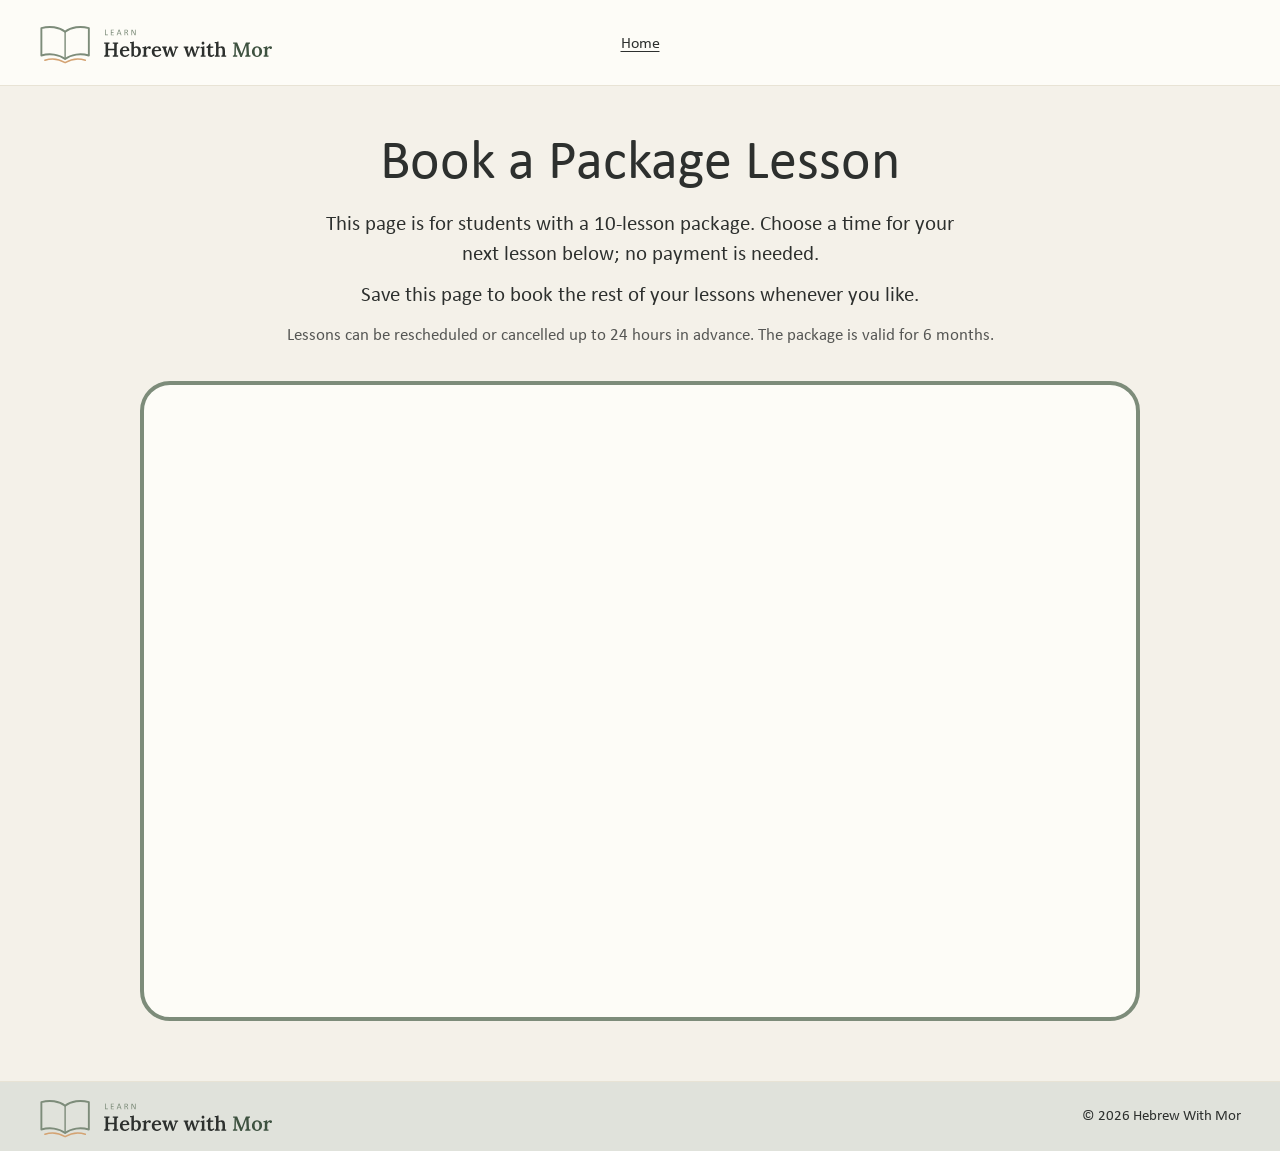
<file: package/index.html>
<!doctype html>
<html lang="en">
<head>
<meta charset="utf-8">
<meta name="viewport" content="width=device-width, initial-scale=1">
<title>Book a Package Lesson | Hebrew With Mor</title>
<meta name="robots" content="noindex, nofollow">
<link rel="icon" href="../assets/favicon.svg" type="image/svg+xml">
<link rel="icon" href="../assets/favicon.png" type="image/png">
<link rel="stylesheet" href="../assets/style.css?v=8">
<style>
.pk { background: var(--beige); padding: 50px 0 60px; }
.pk .h2 { text-align: center; }
.pk .lead { text-align: center; font-size: 21px; margin: 18px auto 0; max-width: 640px; line-height: 1.45; }
.pk .lead + .lead { margin-top: 10px; }
.pk .note { text-align: center; font-size: 17px; margin-top: 14px; color: rgba(45, 48, 46, .8); }
#cal-inline { margin: 34px auto 0; width: min(1000px, 100% - 32px); min-height: 640px; background: var(--cream); border: 4px solid var(--sage); border-radius: 30px; overflow: hidden; }
@media (max-width: 760px) { .pk .lead { font-size: 18px; } #cal-inline { border-radius: 20px; border-width: 3px; } }
</style>
</head>
<body>
<header class="site-header">
  <a class="logo" href="../" aria-label="Hebrew With Mor home"><img src="../assets/img/logo.svg" alt="Learn Hebrew with Mor" width="191" height="44"></a>
  <nav aria-label="Site"><a href="../">Home</a></nav><span></span>
</header>
<main>
<section class="pk">
  <h1 class="h2">Book a Package Lesson</h1>
  <p class="lead">This page is for students with a 10-lesson package. Choose a time for your next lesson below; no payment is needed.</p>
  <p class="lead">Save this page to book the rest of your lessons whenever you like.</p>
  <p class="note">Lessons can be rescheduled or cancelled up to 24 hours in advance. The package is valid for 6 months.</p>
  <div id="cal-inline"></div>
</section>
</main>
<footer class="site-footer">
  <a class="logo" href="../" aria-label="Hebrew With Mor home"><img src="../assets/img/logo.svg" alt="Learn Hebrew with Mor" width="191" height="44"></a>
  <p class="foot-note">© 2026 Hebrew With Mor</p>
</footer>
<script>
(function (C, A, L) { let p = function (a, ar) { a.q.push(ar); }; let d = C.document; C.Cal = C.Cal || function () { let cal = C.Cal; let ar = arguments; if (!cal.loaded) { cal.ns = {}; cal.q = cal.q || []; d.head.appendChild(d.createElement("script")).src = A; cal.loaded = true; } if (ar[0] === L) { const api = function () { p(api, arguments); }; const namespace = ar[1]; api.q = api.q || []; if (typeof namespace === "string") { cal.ns[namespace] = cal.ns[namespace] || api; p(cal.ns[namespace], ar); p(cal, ["initNamespace", namespace]); } else p(cal, ar); return; } p(cal, ar); }; })(window, "https://app.cal.com/embed/embed.js", "init");
Cal("init", { origin: "https://cal.com" });
Cal("inline", { elementOrSelector: "#cal-inline", calLink: "mor-ifrah-uucv4s/hebrew-lesson-package", config: { layout: "month_view" } });
Cal("ui", { theme: "light", cssVarsPerTheme: { light: { "cal-brand": "#7D8C7A" } }, hideEventTypeDetails: false, layout: "month_view" });
</script>
<!-- Cloudflare Web Analytics --><script defer src='https://static.cloudflareinsights.com/beacon.min.js' data-cf-beacon='{"token": "e0c27cc8d96e4c0ea9c7bd05186a66e3"}'></script><!-- End Cloudflare Web Analytics -->
</body>
</html>
</file>
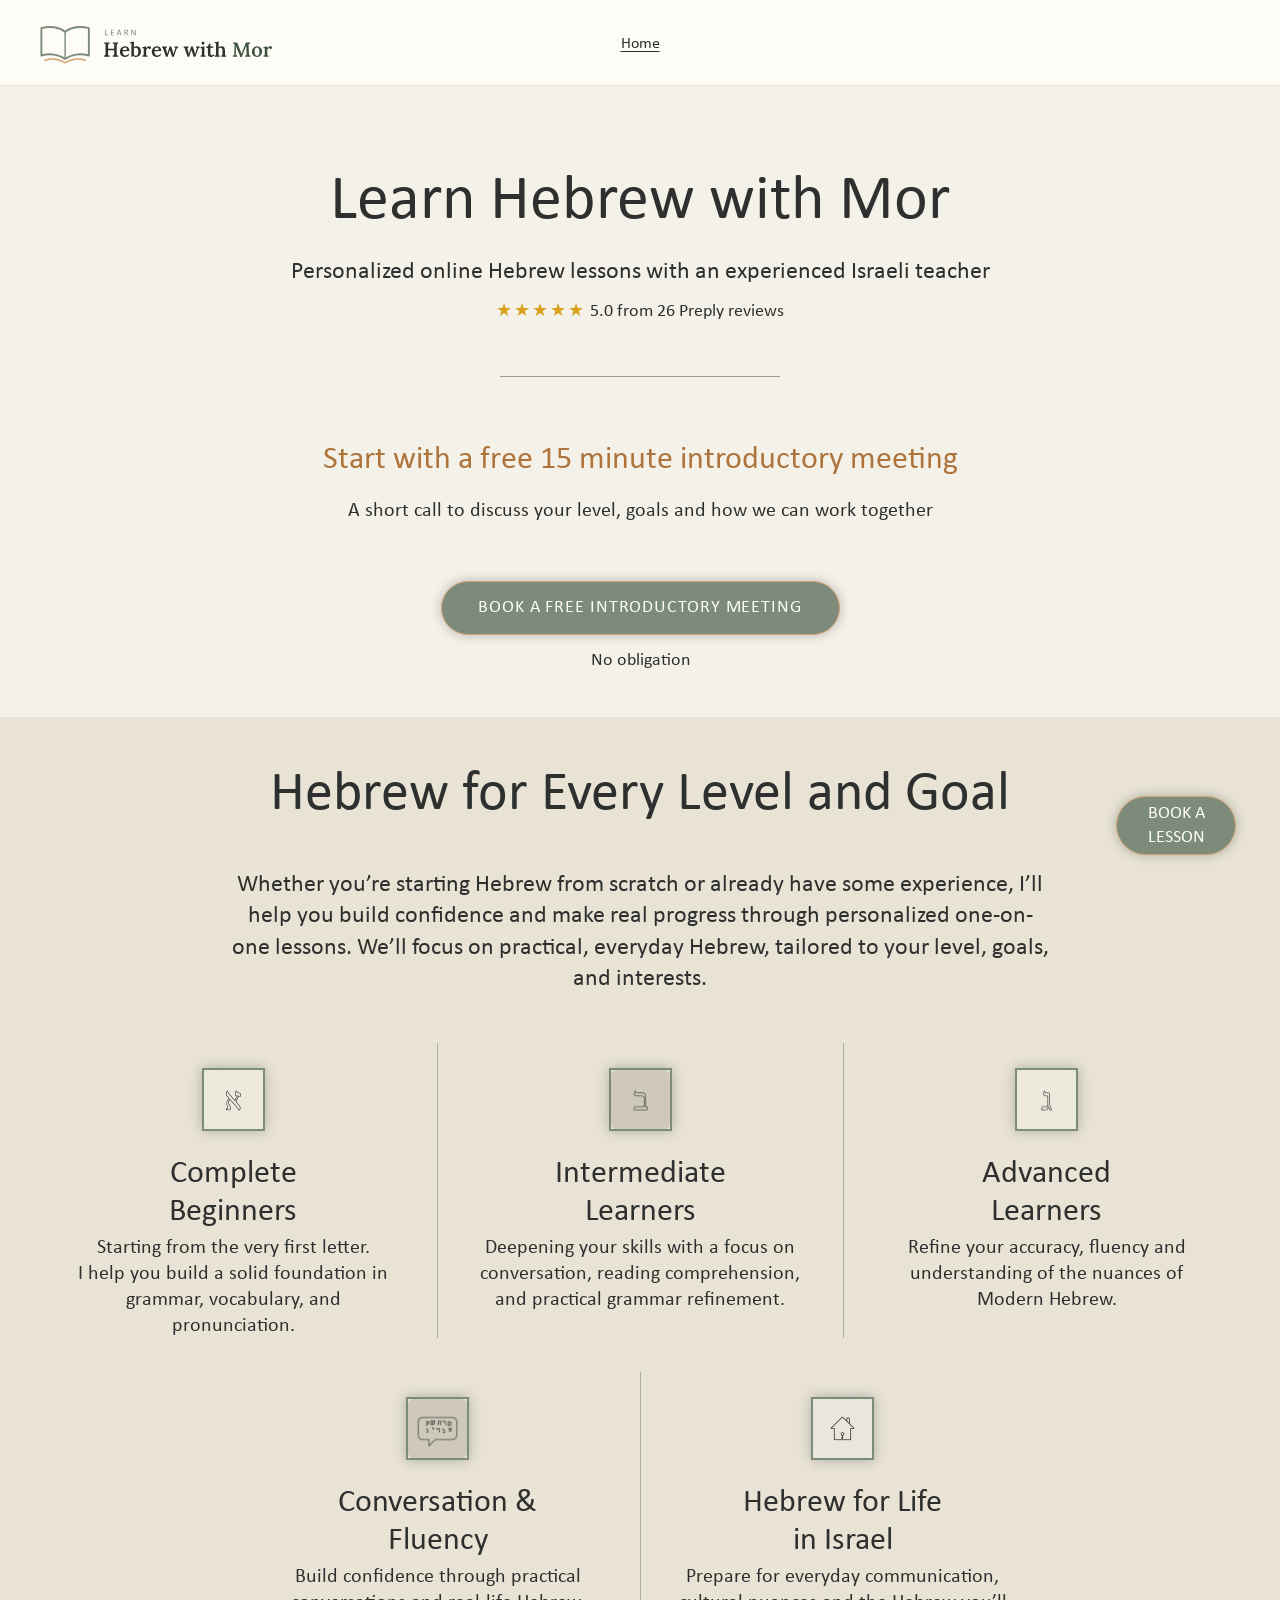
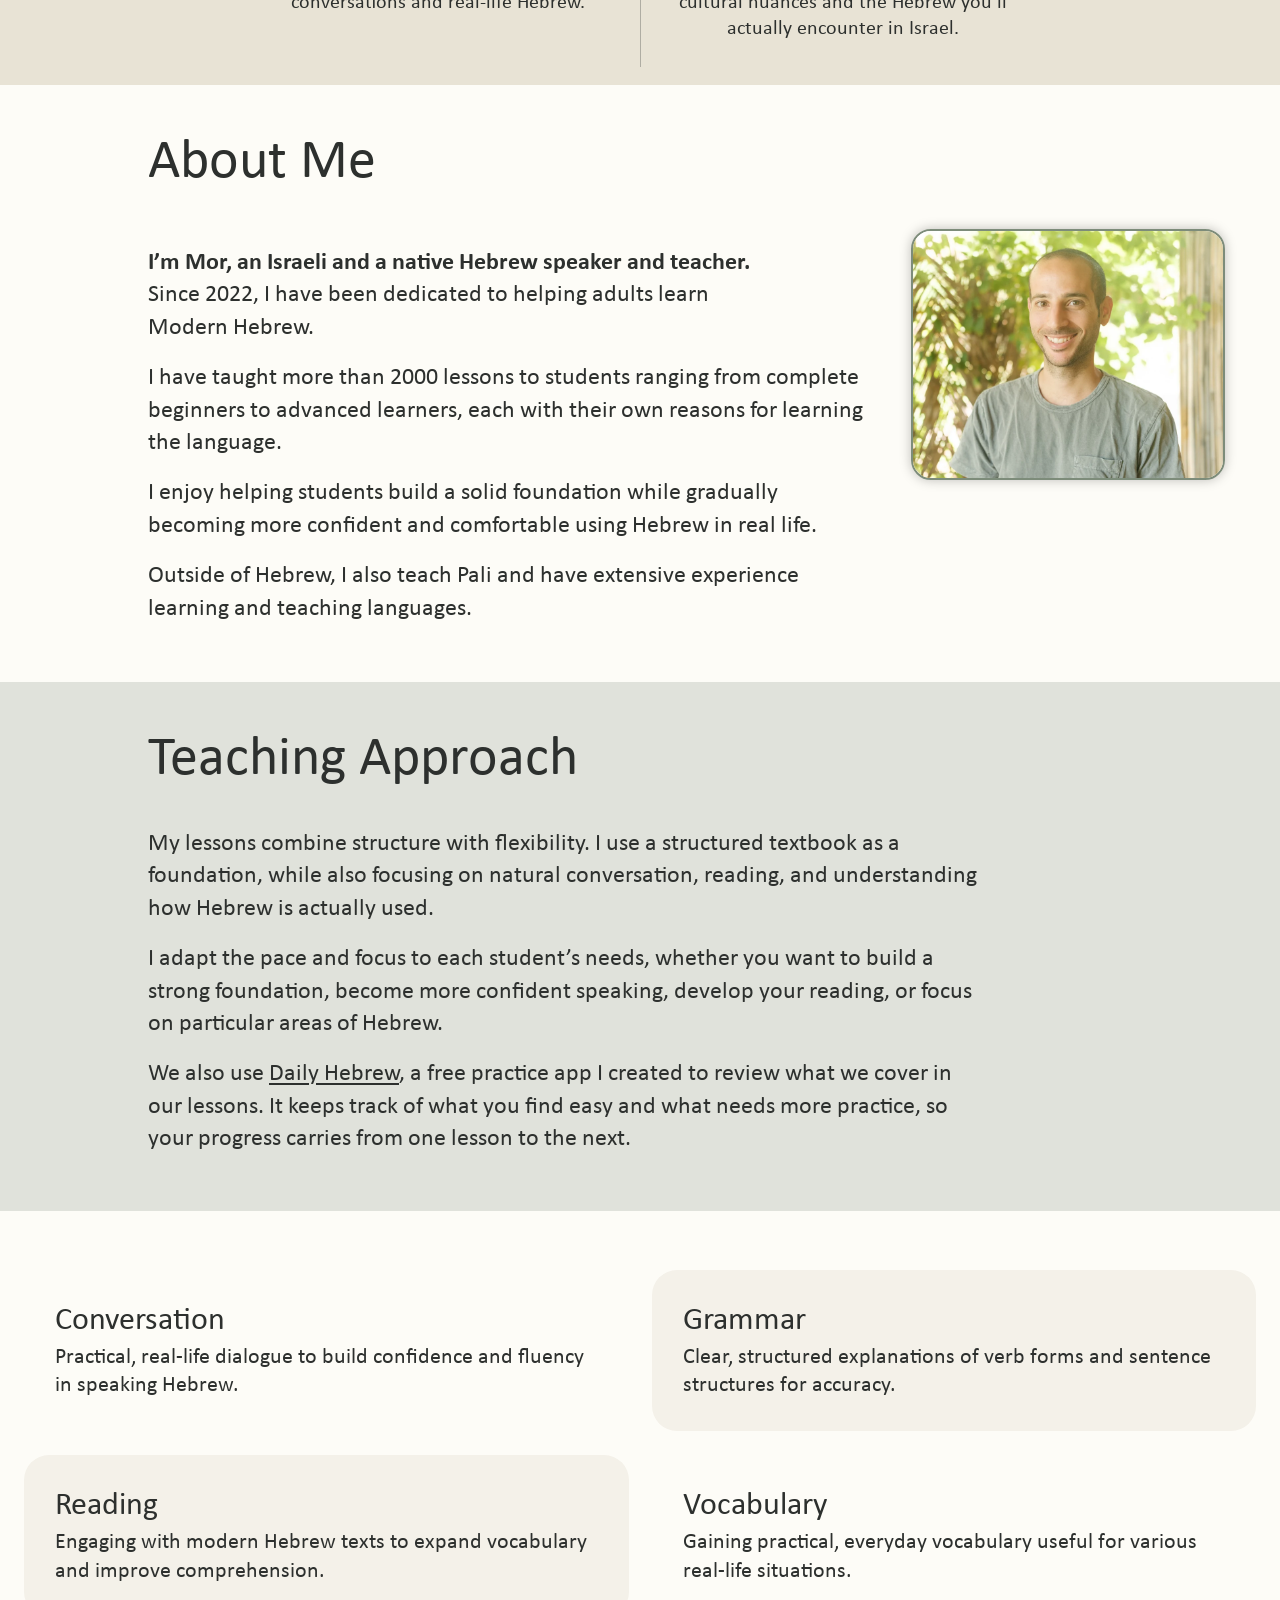
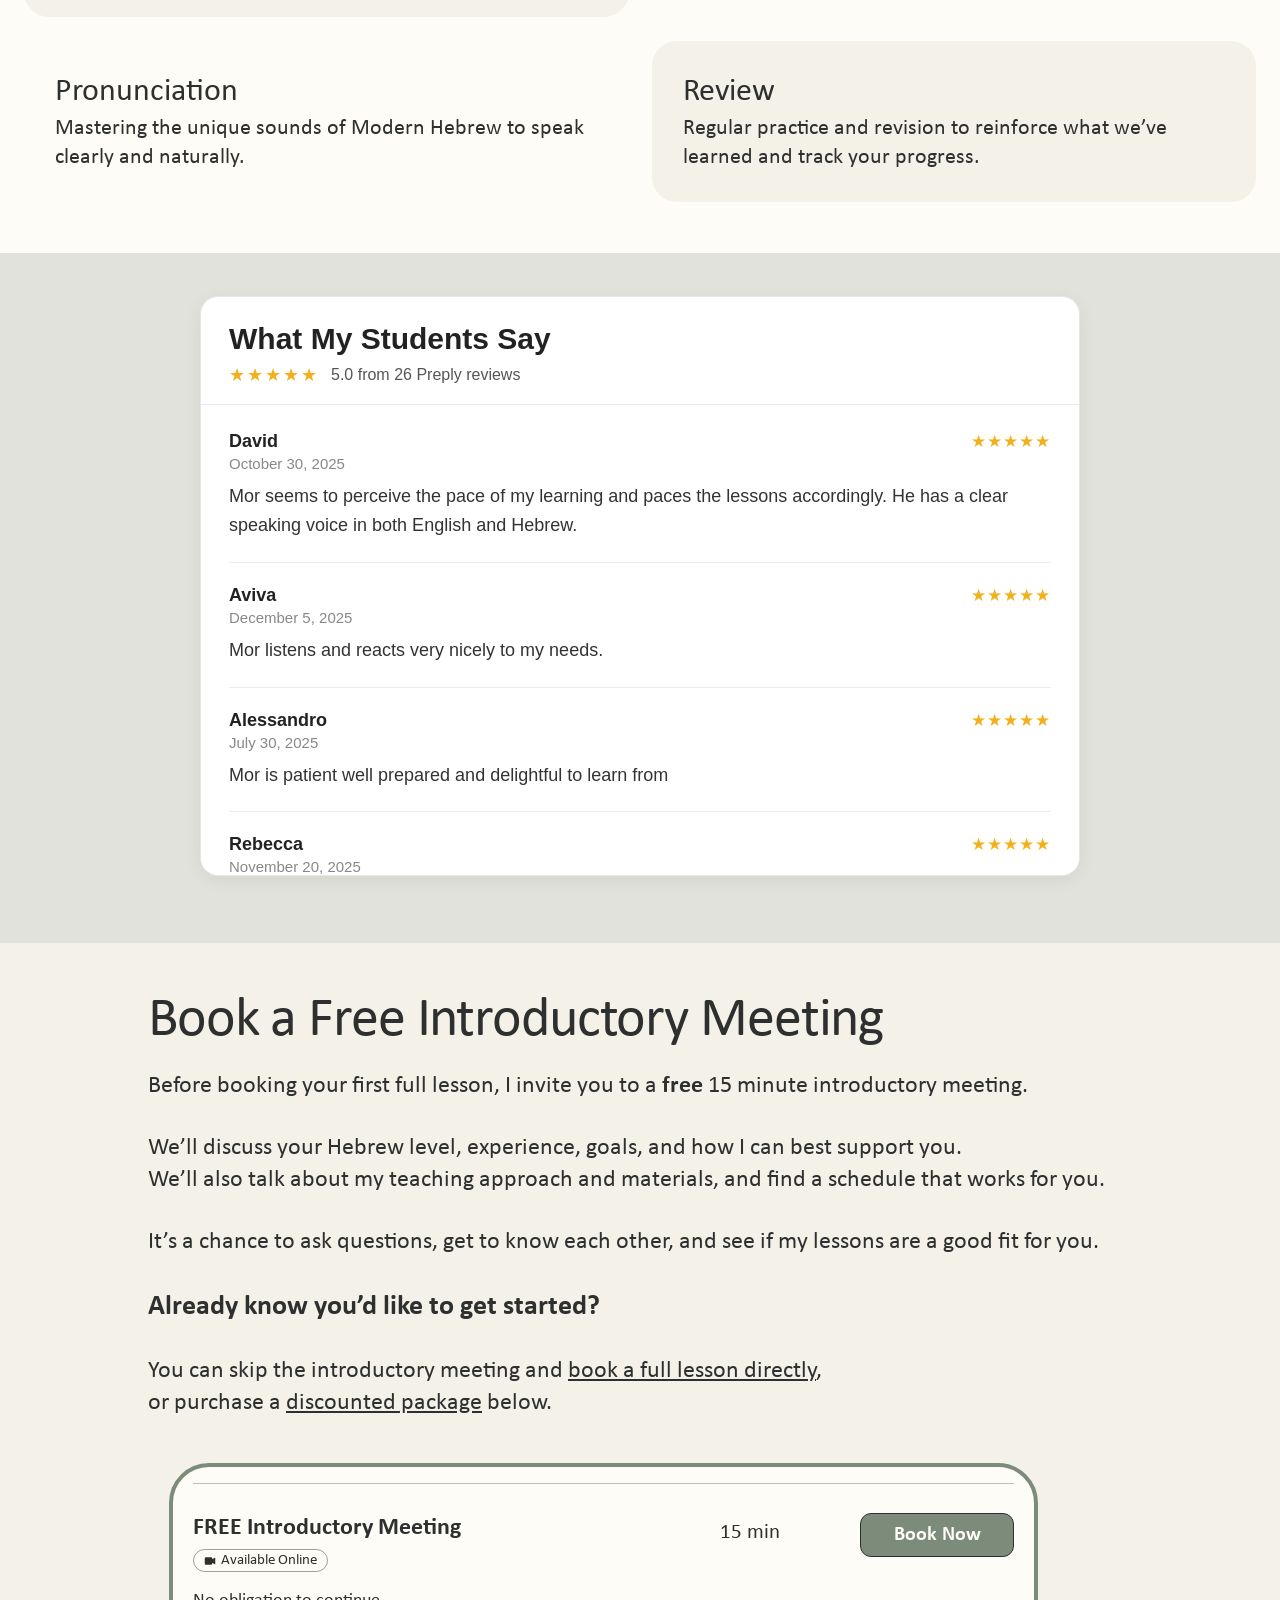
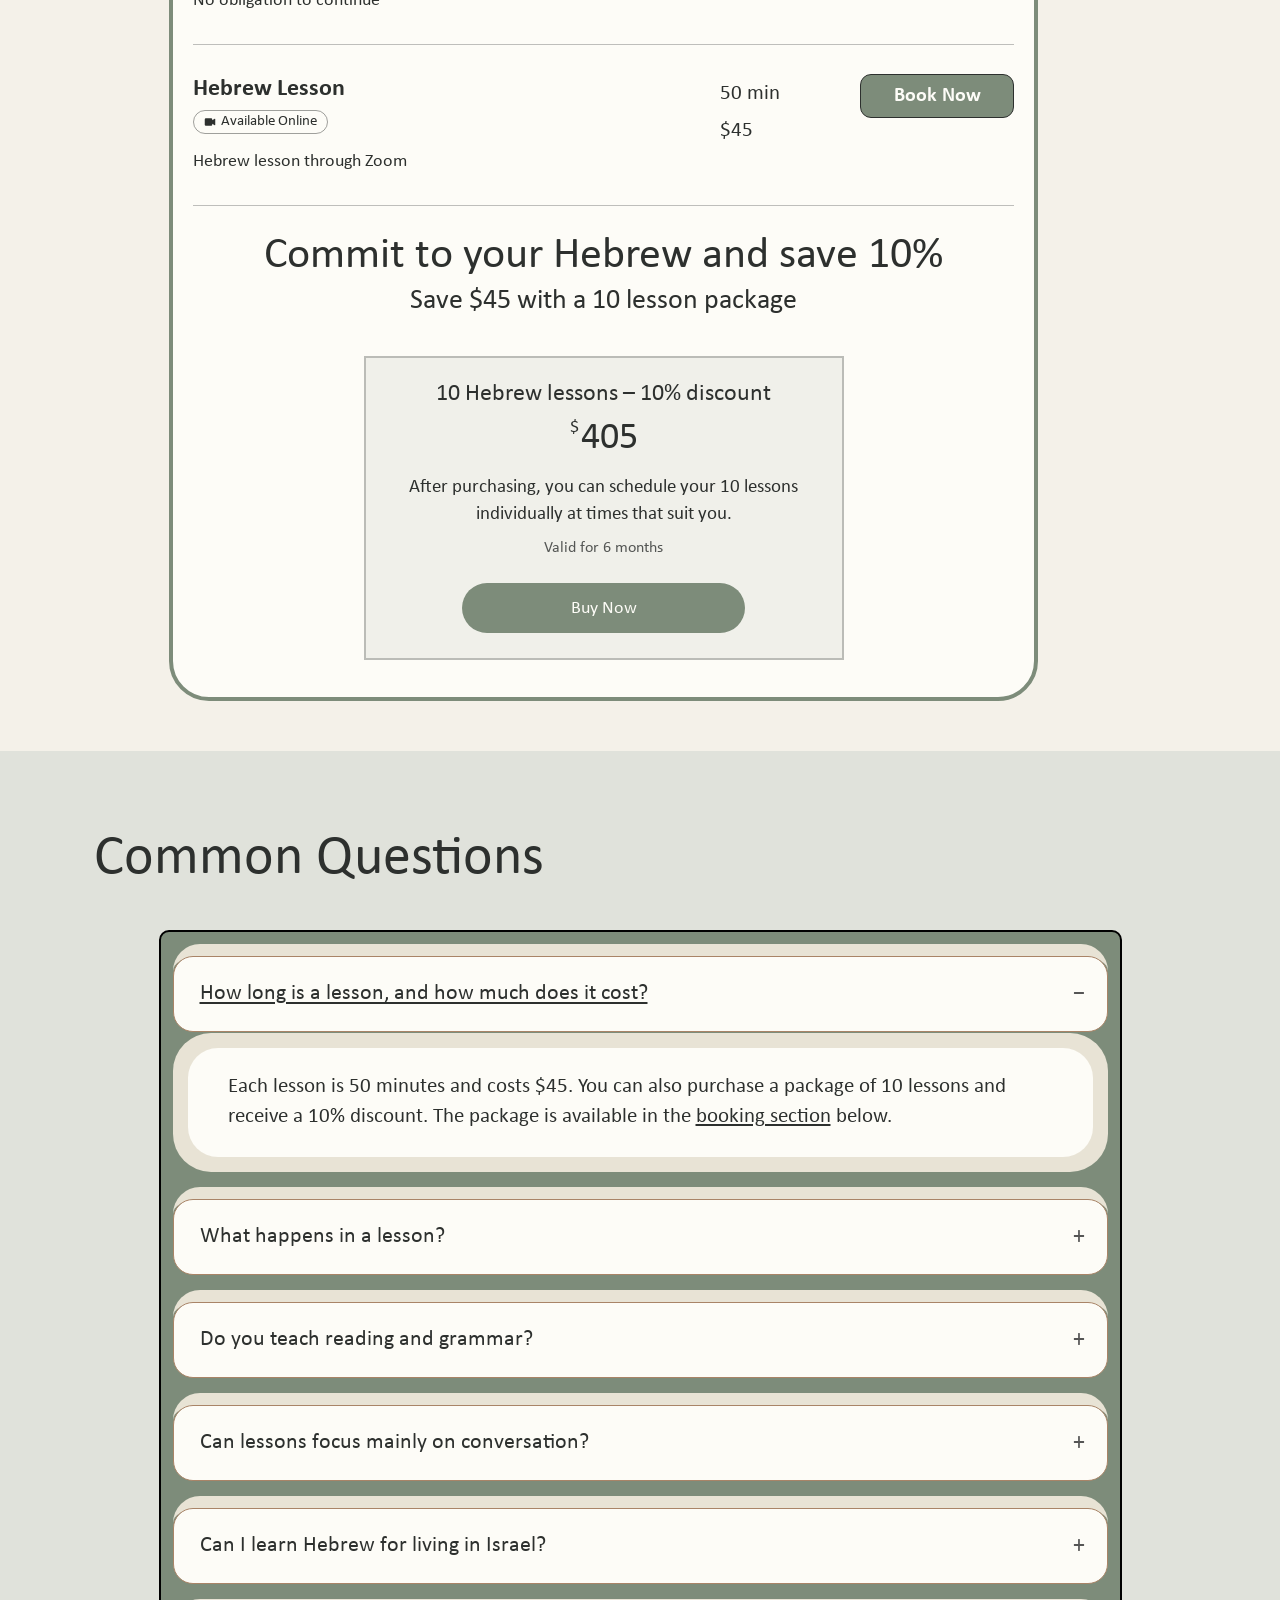
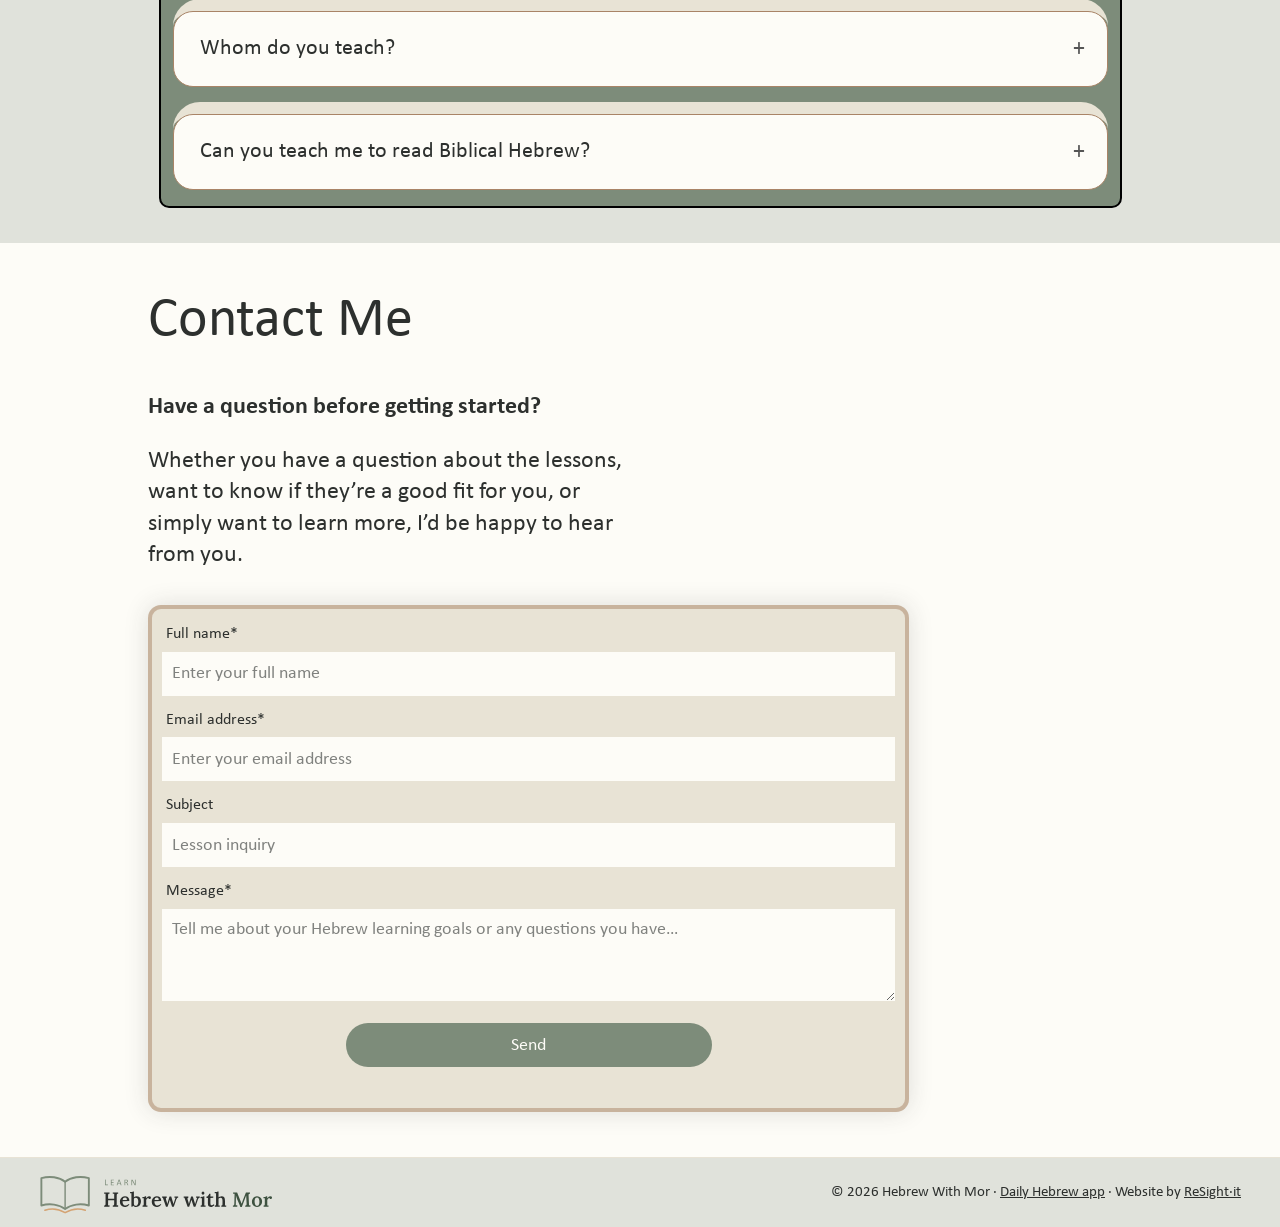
<file: thank-you-page-1/index.html>
<!doctype html>
<html lang="en"><head><meta charset="utf-8"><meta name="viewport" content="width=device-width, initial-scale=1">
<title>Hebrew With Mor</title><meta name="robots" content="noindex">
<link rel="canonical" href="https://www.hebrew-with-mor.com/">
<meta http-equiv="refresh" content="0; url=/">
<script>location.replace("/");</script>
</head><body><p><a href="/">Continue to Hebrew With Mor</a></p></body></html>
</file>
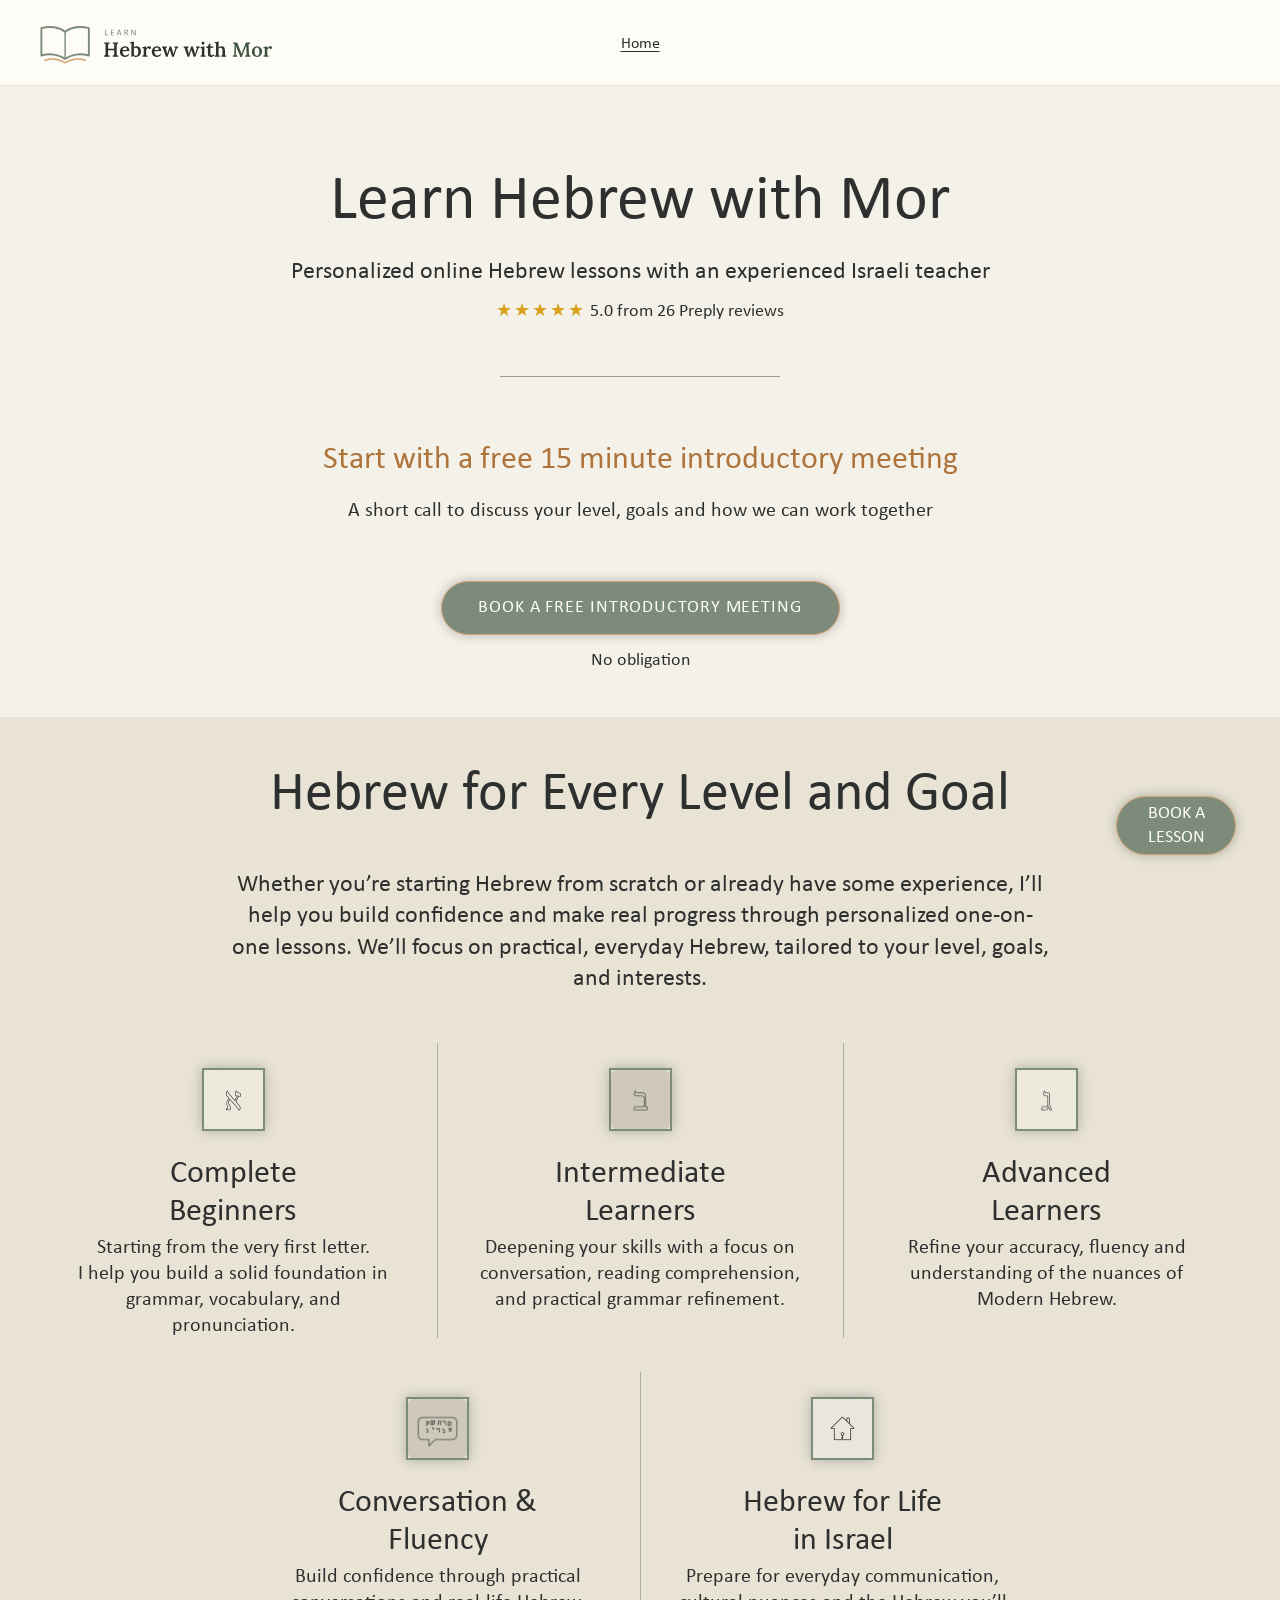
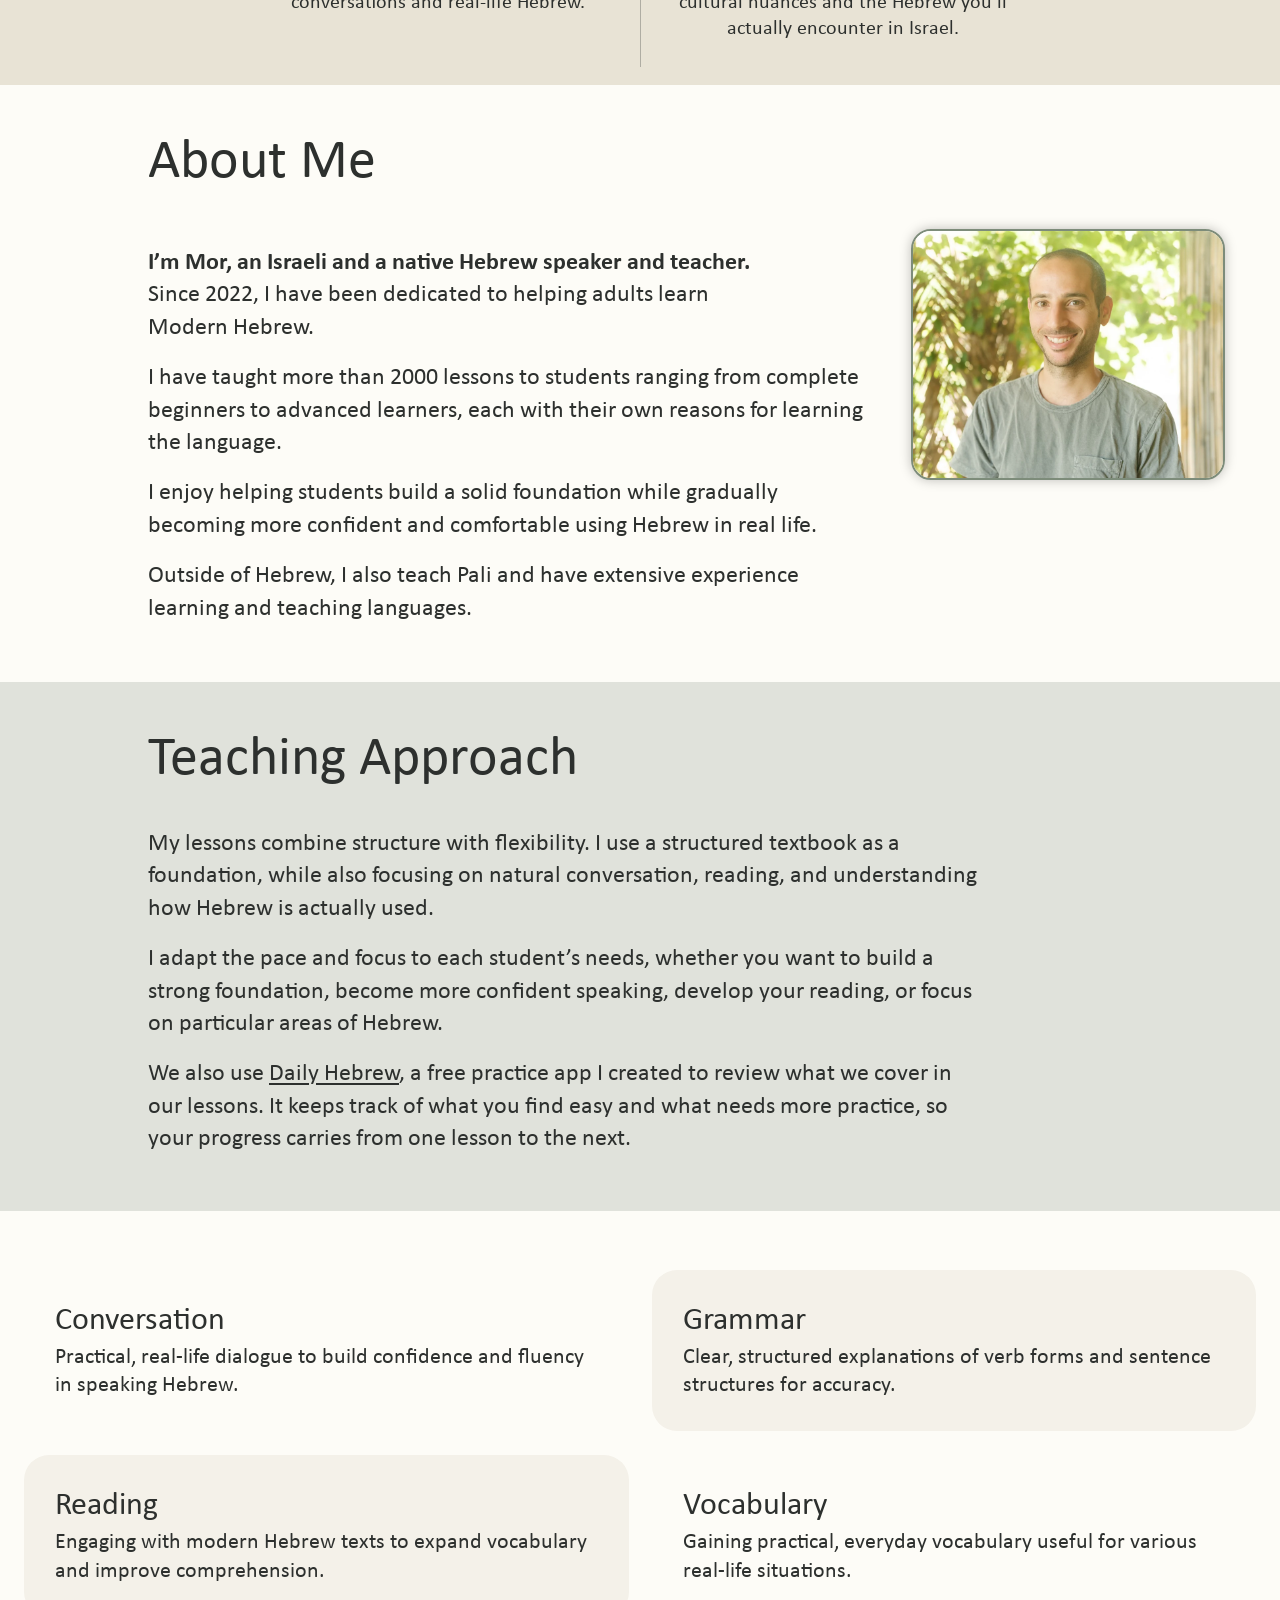
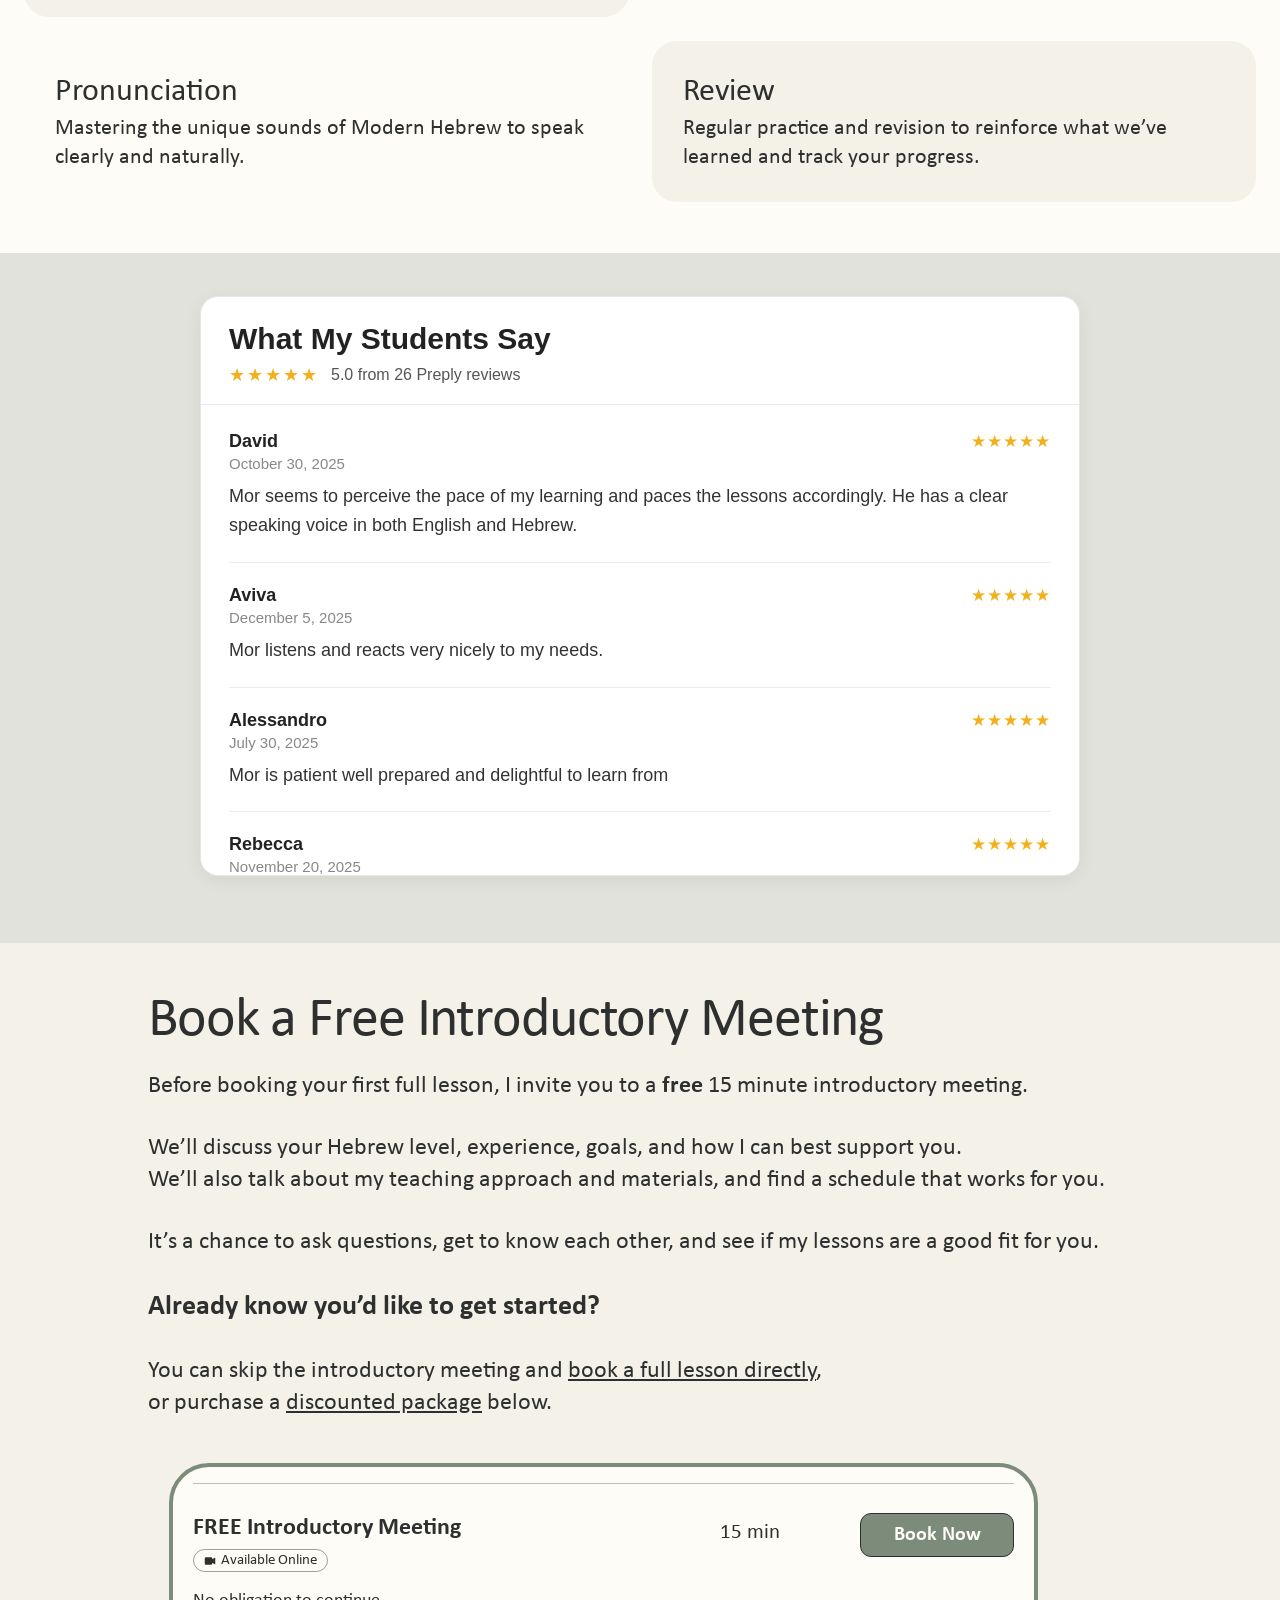
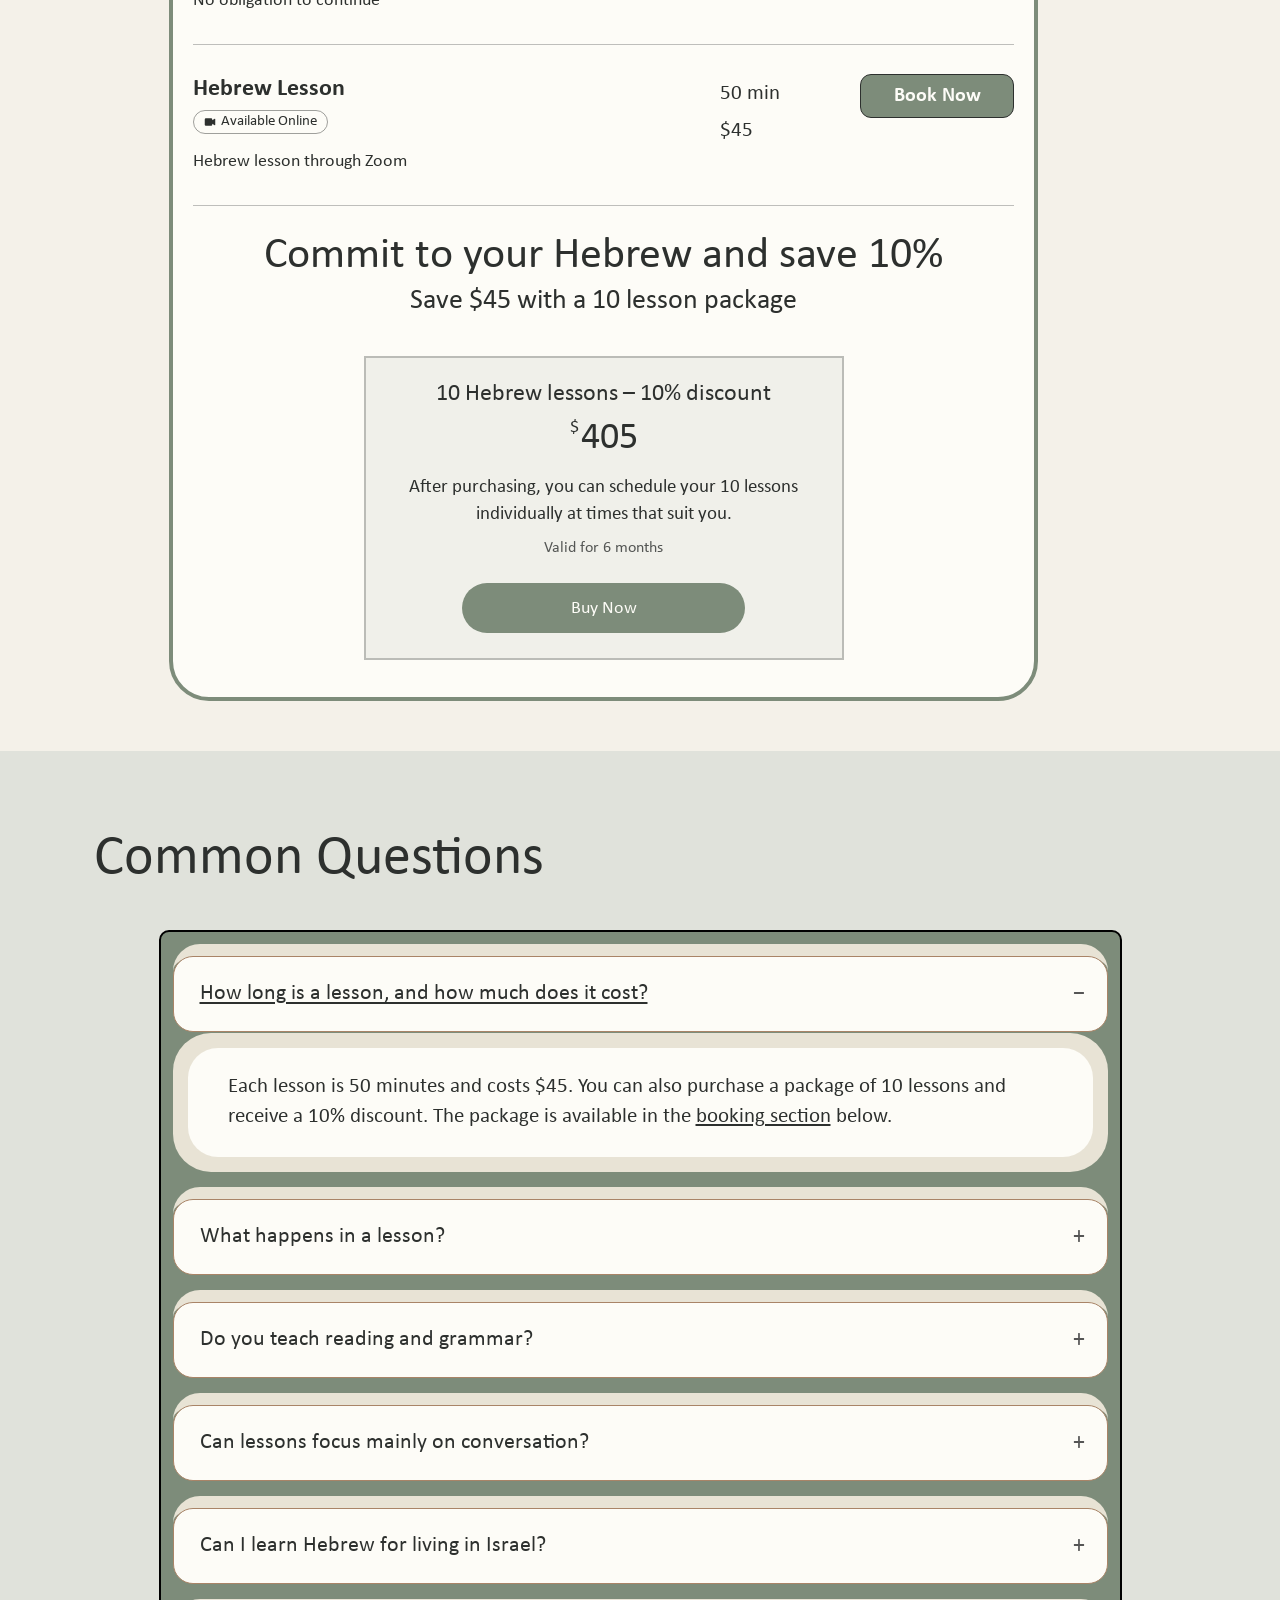
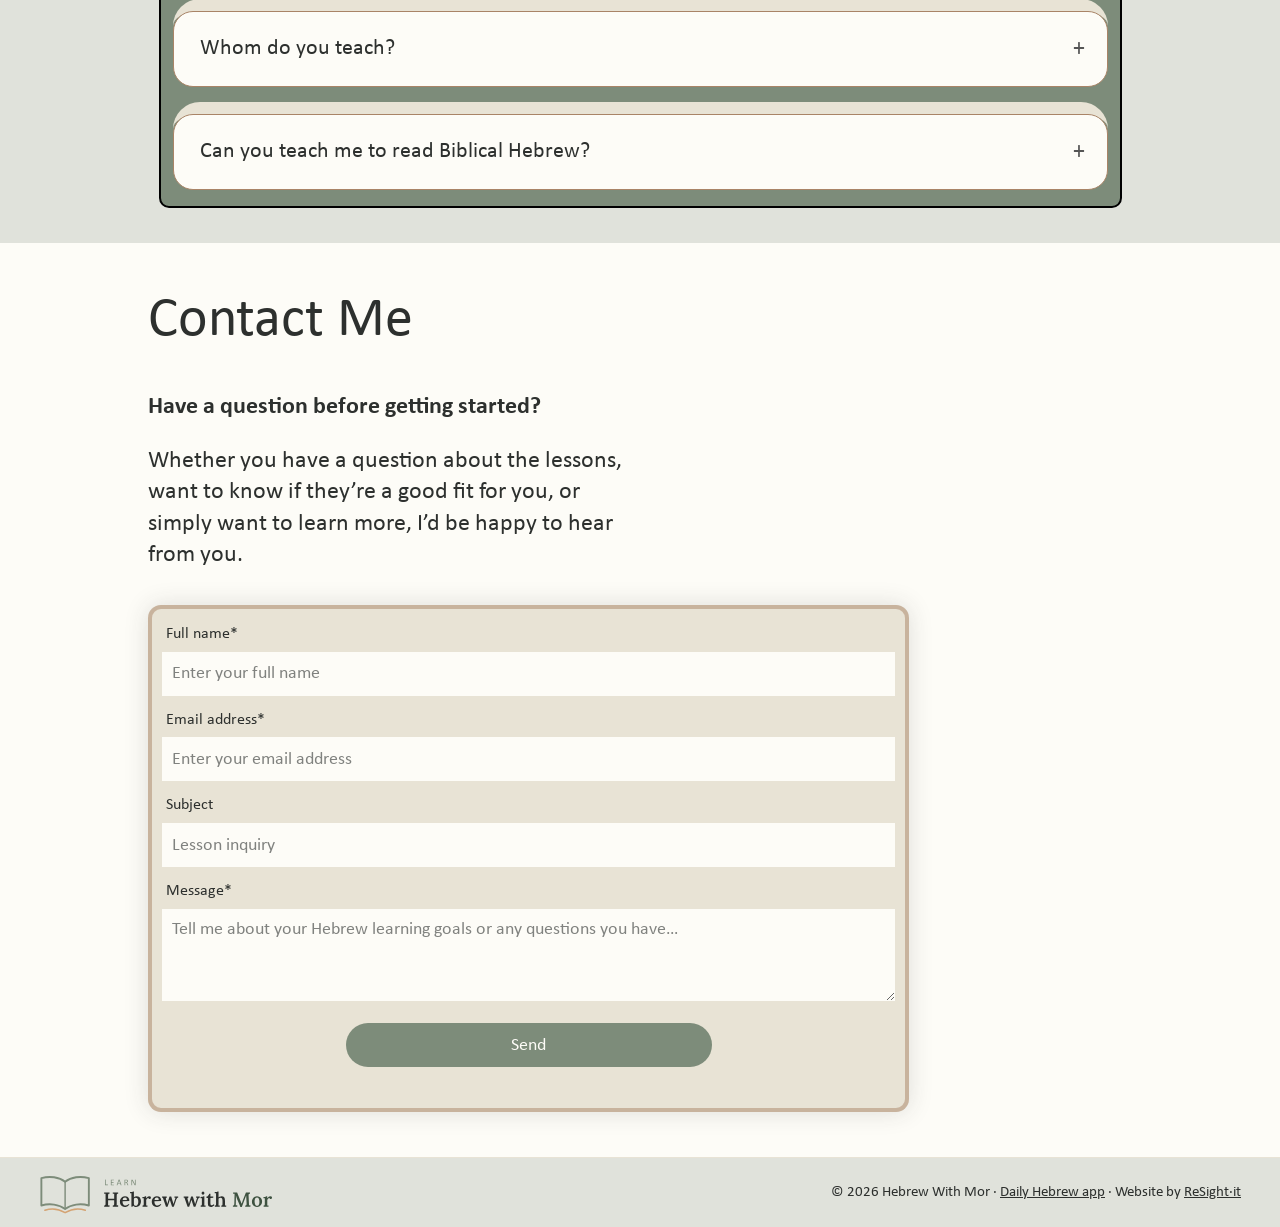
<file: pricing-plans/plans-pricing/index.html>
<!doctype html>
<html lang="en"><head><meta charset="utf-8"><meta name="viewport" content="width=device-width, initial-scale=1">
<title>Hebrew With Mor</title><meta name="robots" content="noindex">
<link rel="canonical" href="https://www.hebrew-with-mor.com/">
<meta http-equiv="refresh" content="0; url=/#package">
<script>location.replace("/#package");</script>
</head><body><p><a href="/#package">Continue to Hebrew With Mor</a></p></body></html>
</file>
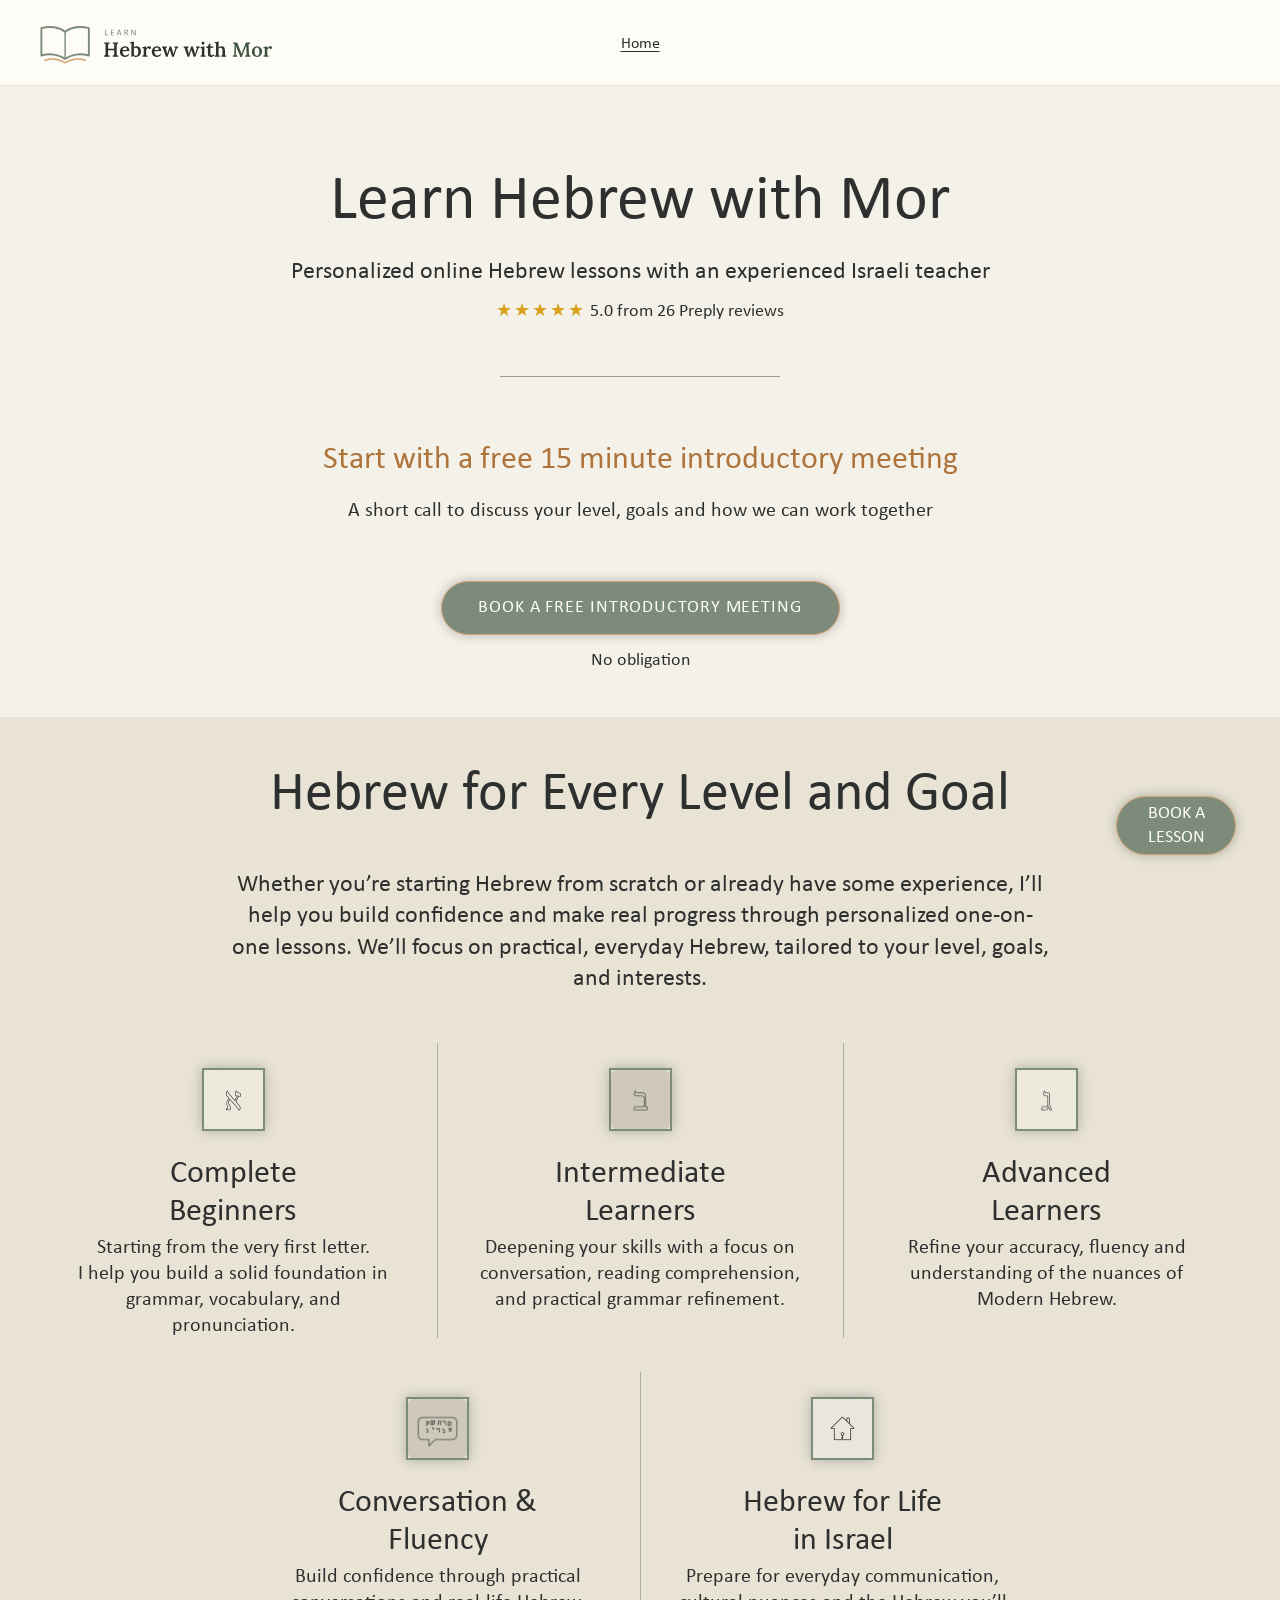
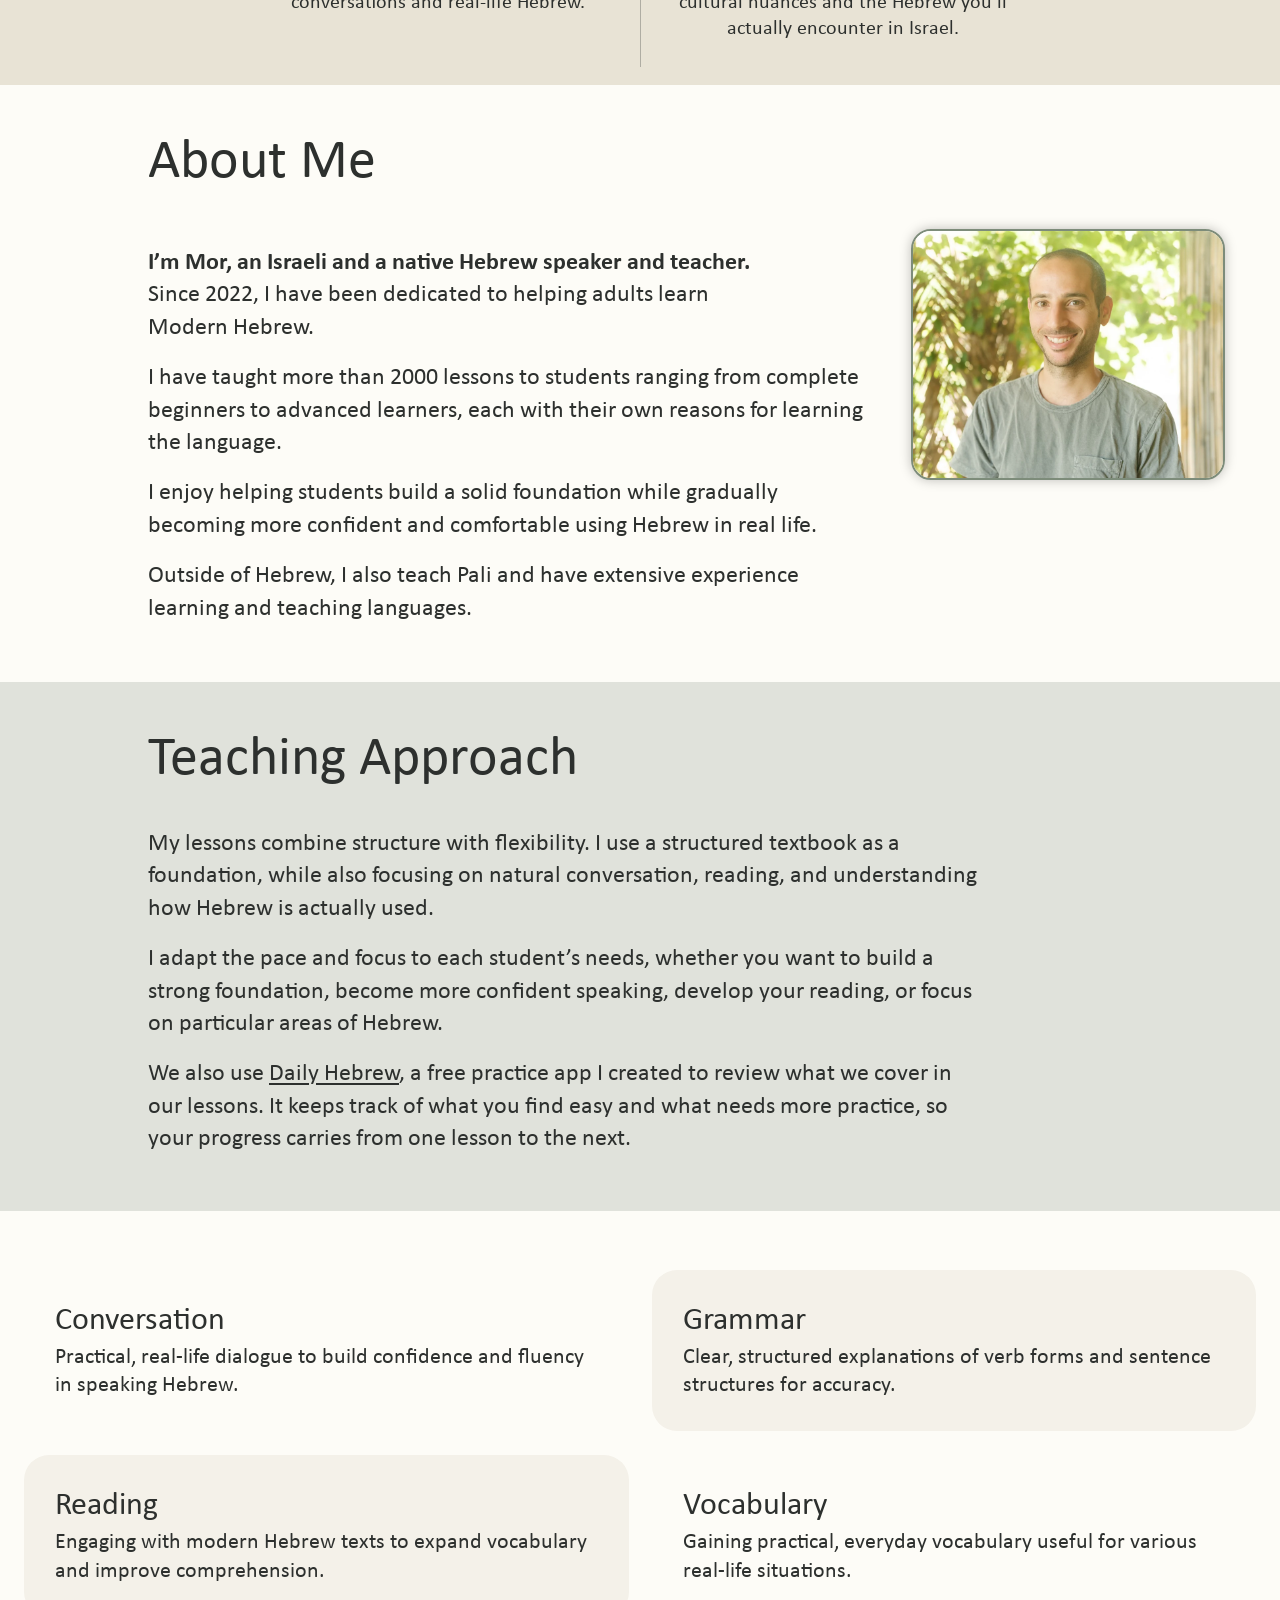
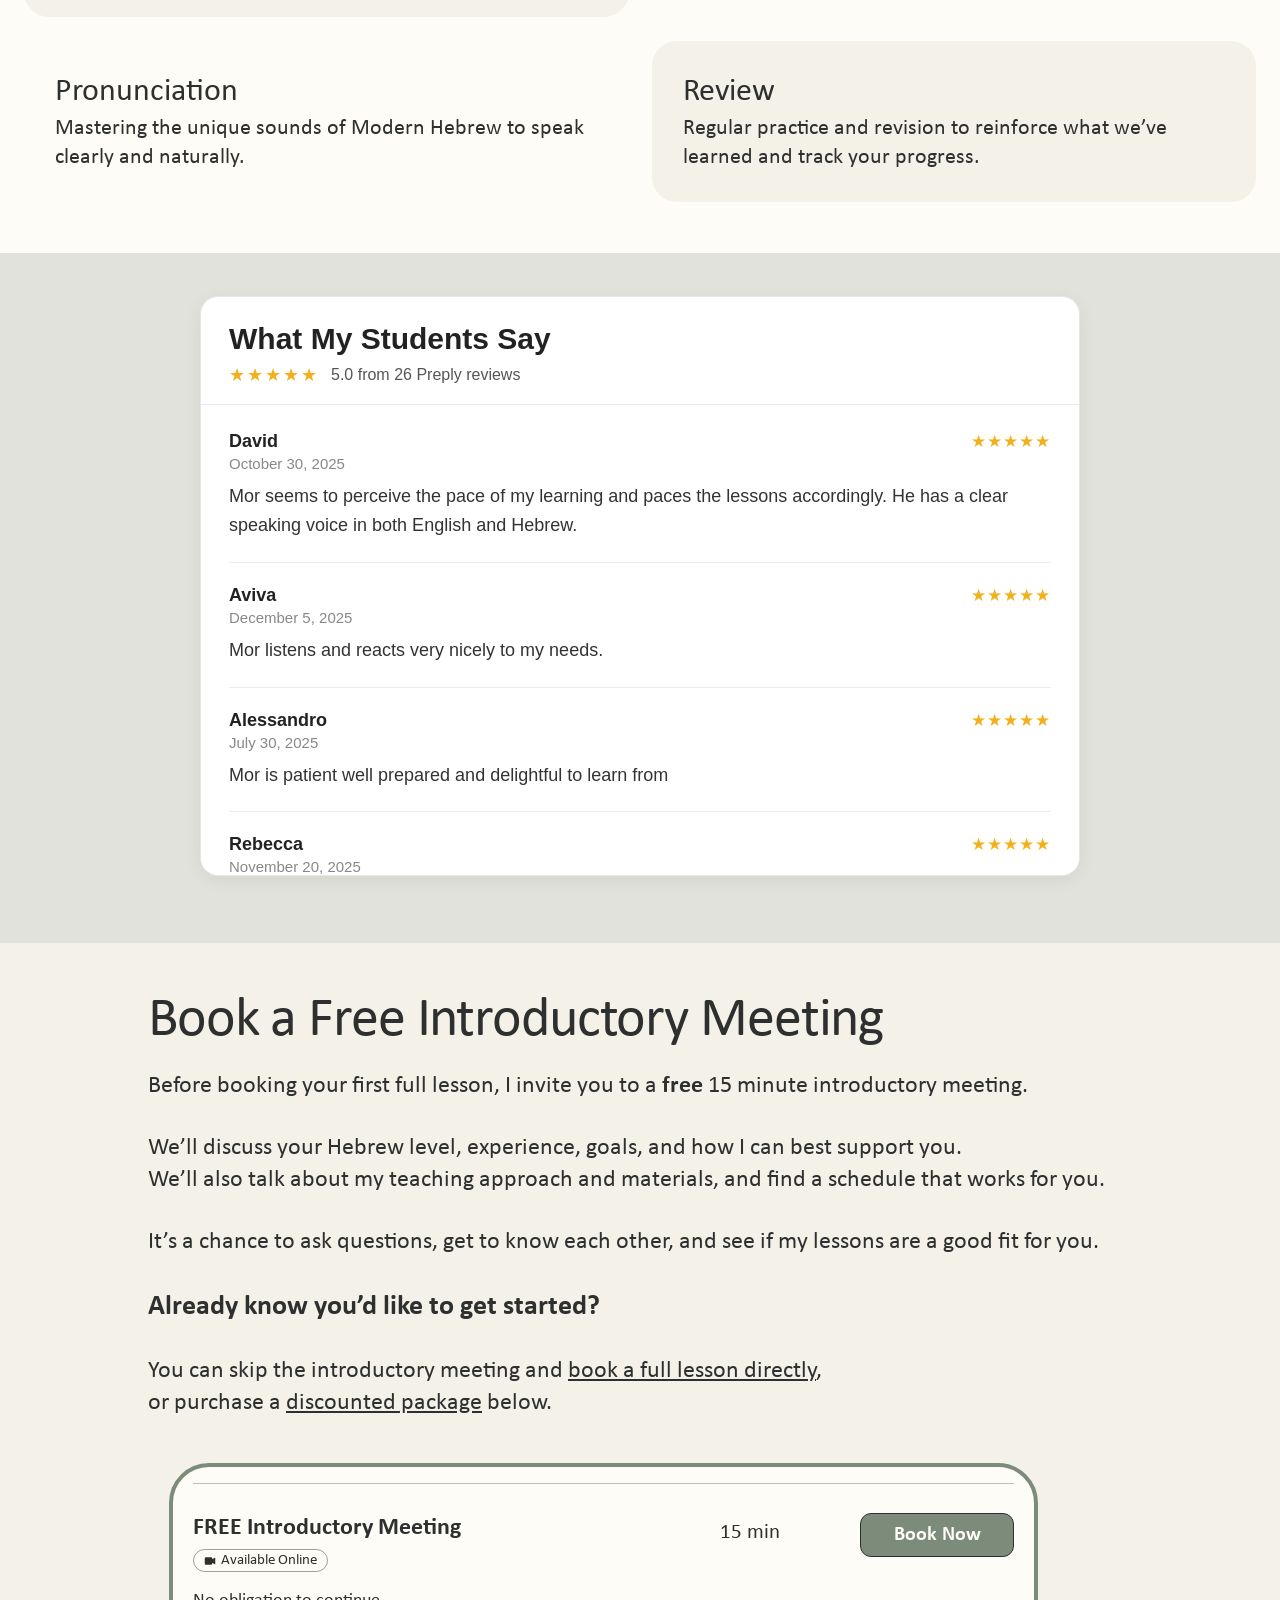
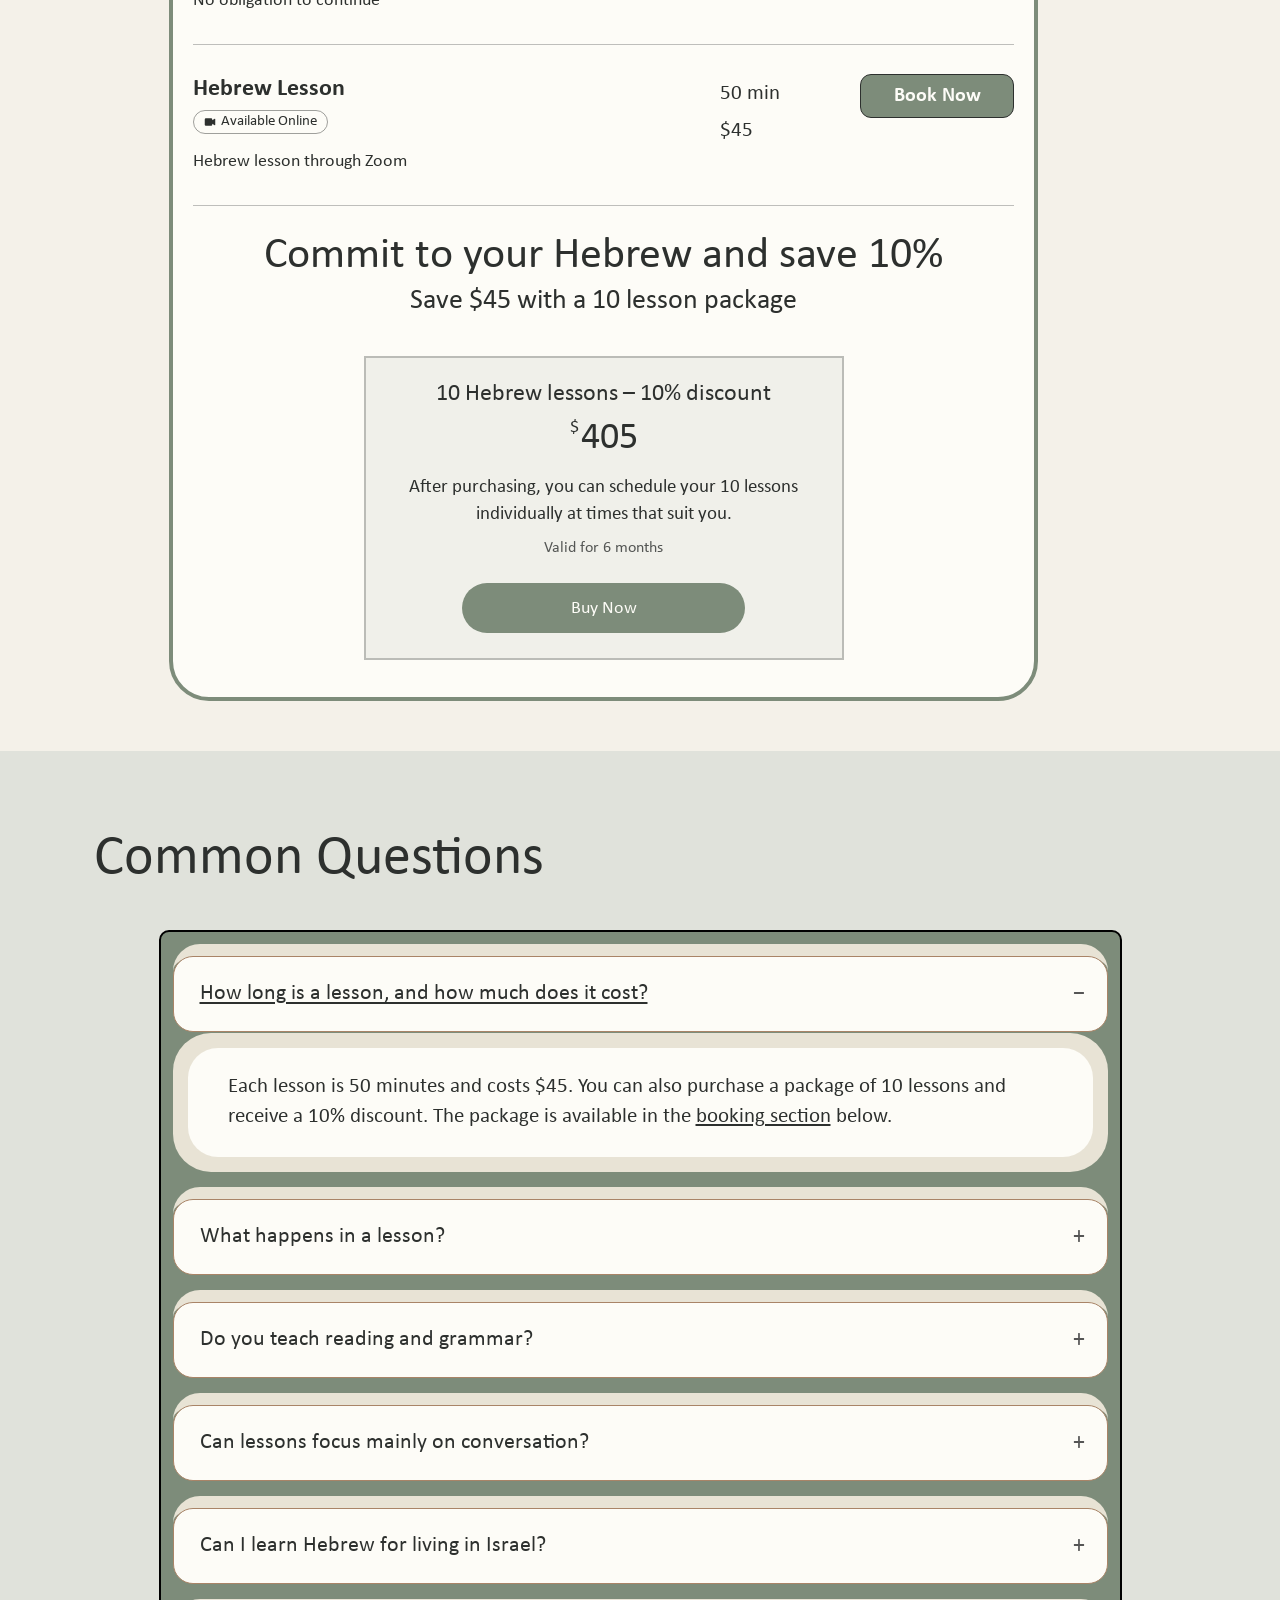
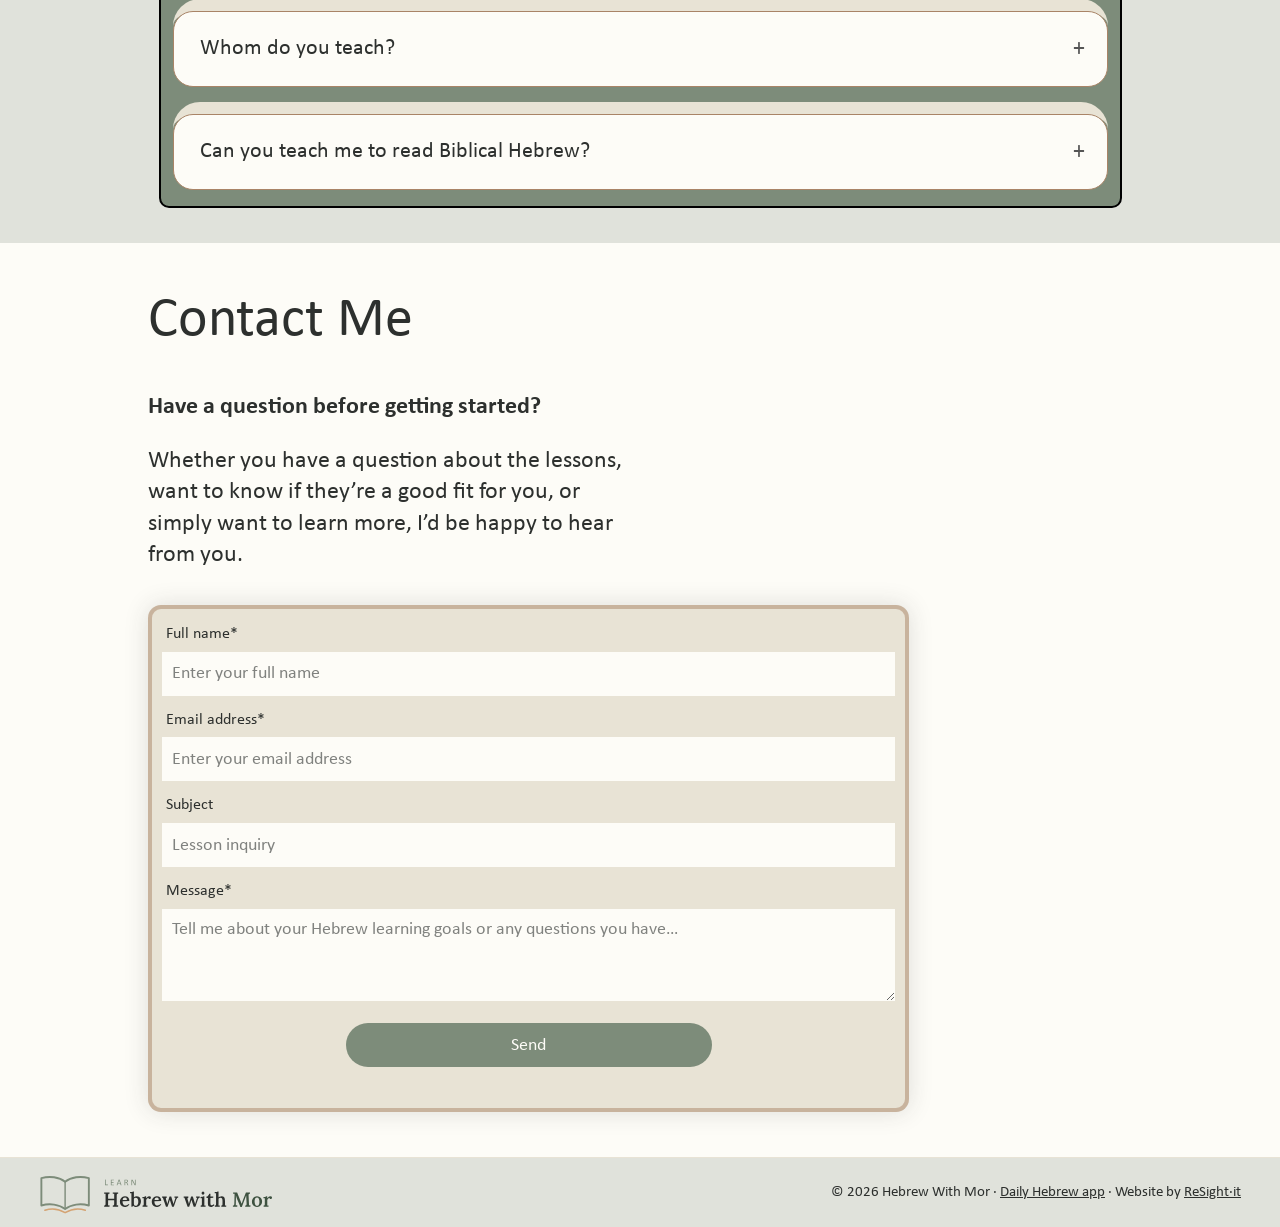
<file: service-page/free-introductory-meeting-2/index.html>
<!doctype html>
<html lang="en"><head><meta charset="utf-8"><meta name="viewport" content="width=device-width, initial-scale=1">
<title>Hebrew With Mor</title><meta name="robots" content="noindex">
<link rel="canonical" href="https://www.hebrew-with-mor.com/">
<meta http-equiv="refresh" content="0; url=/#book-intro">
<script>location.replace("/#book-intro");</script>
</head><body><p><a href="/#book-intro">Continue to Hebrew With Mor</a></p></body></html>
</file>
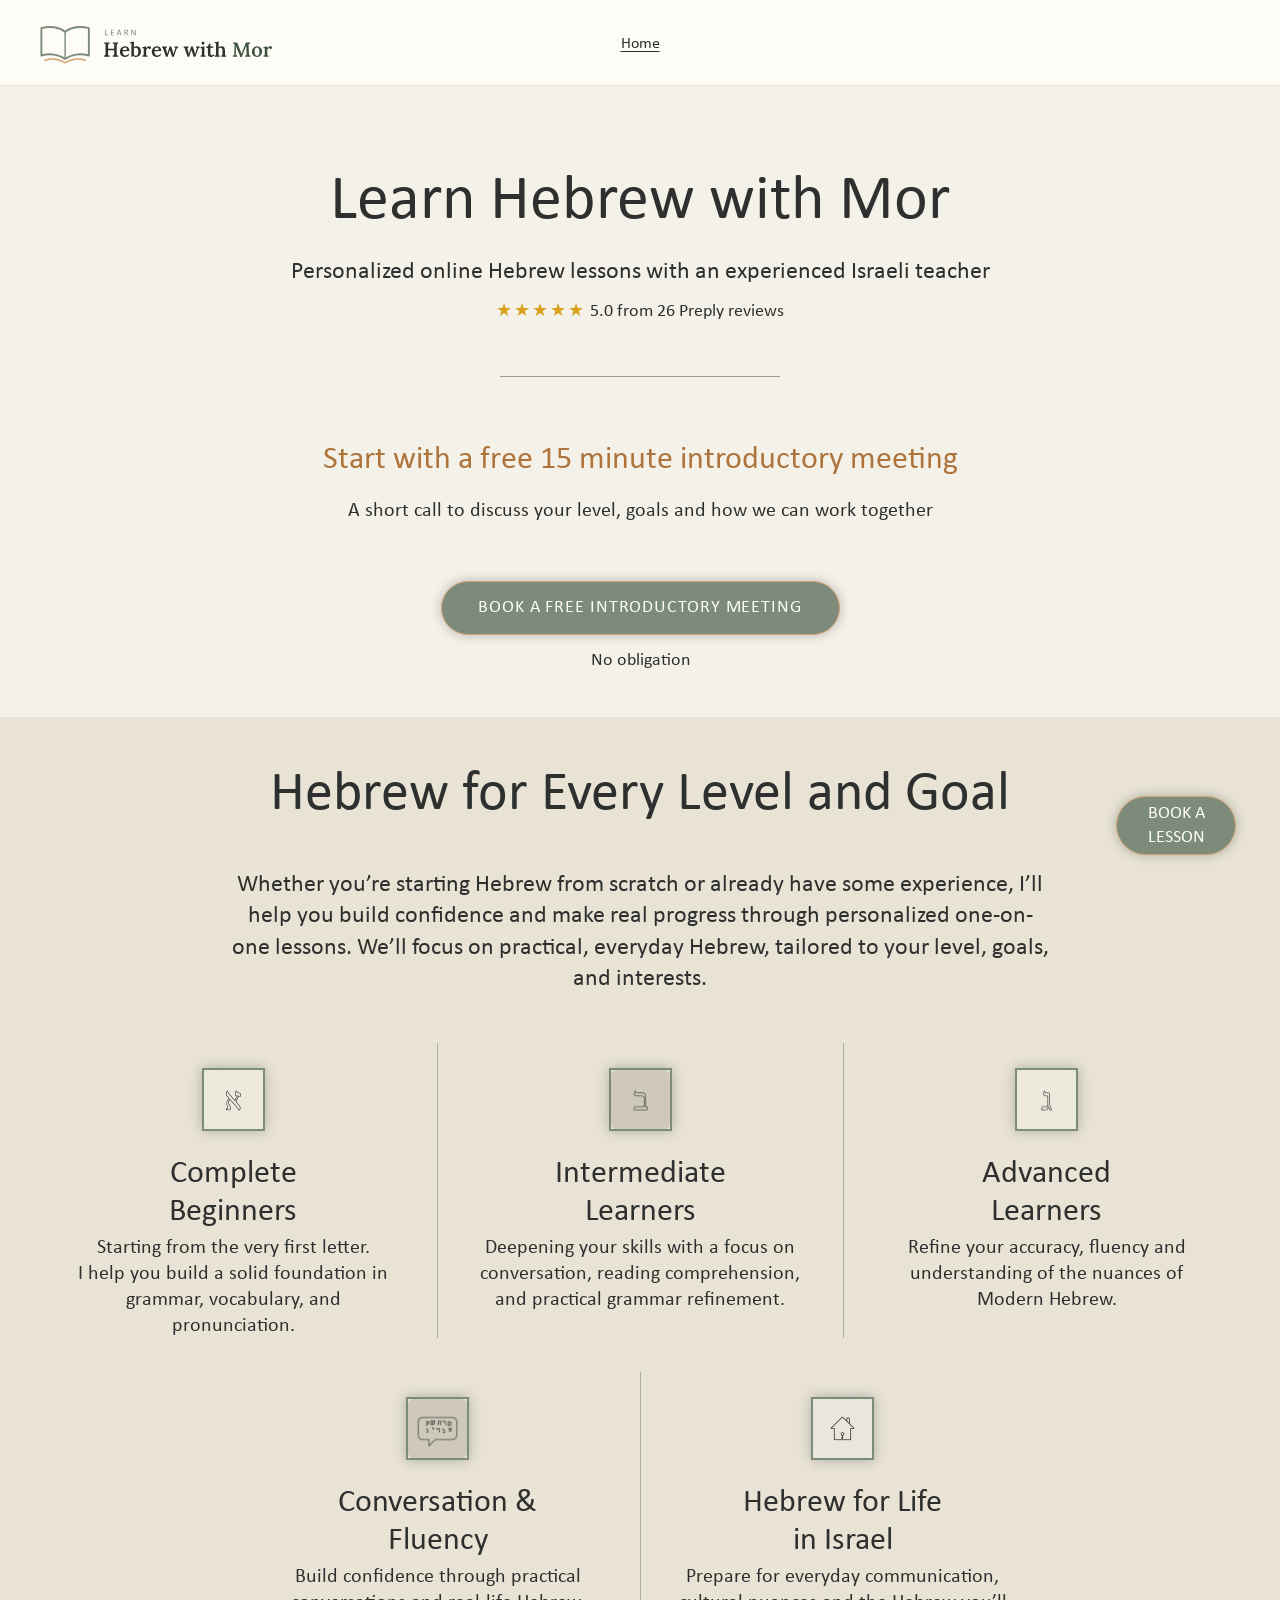
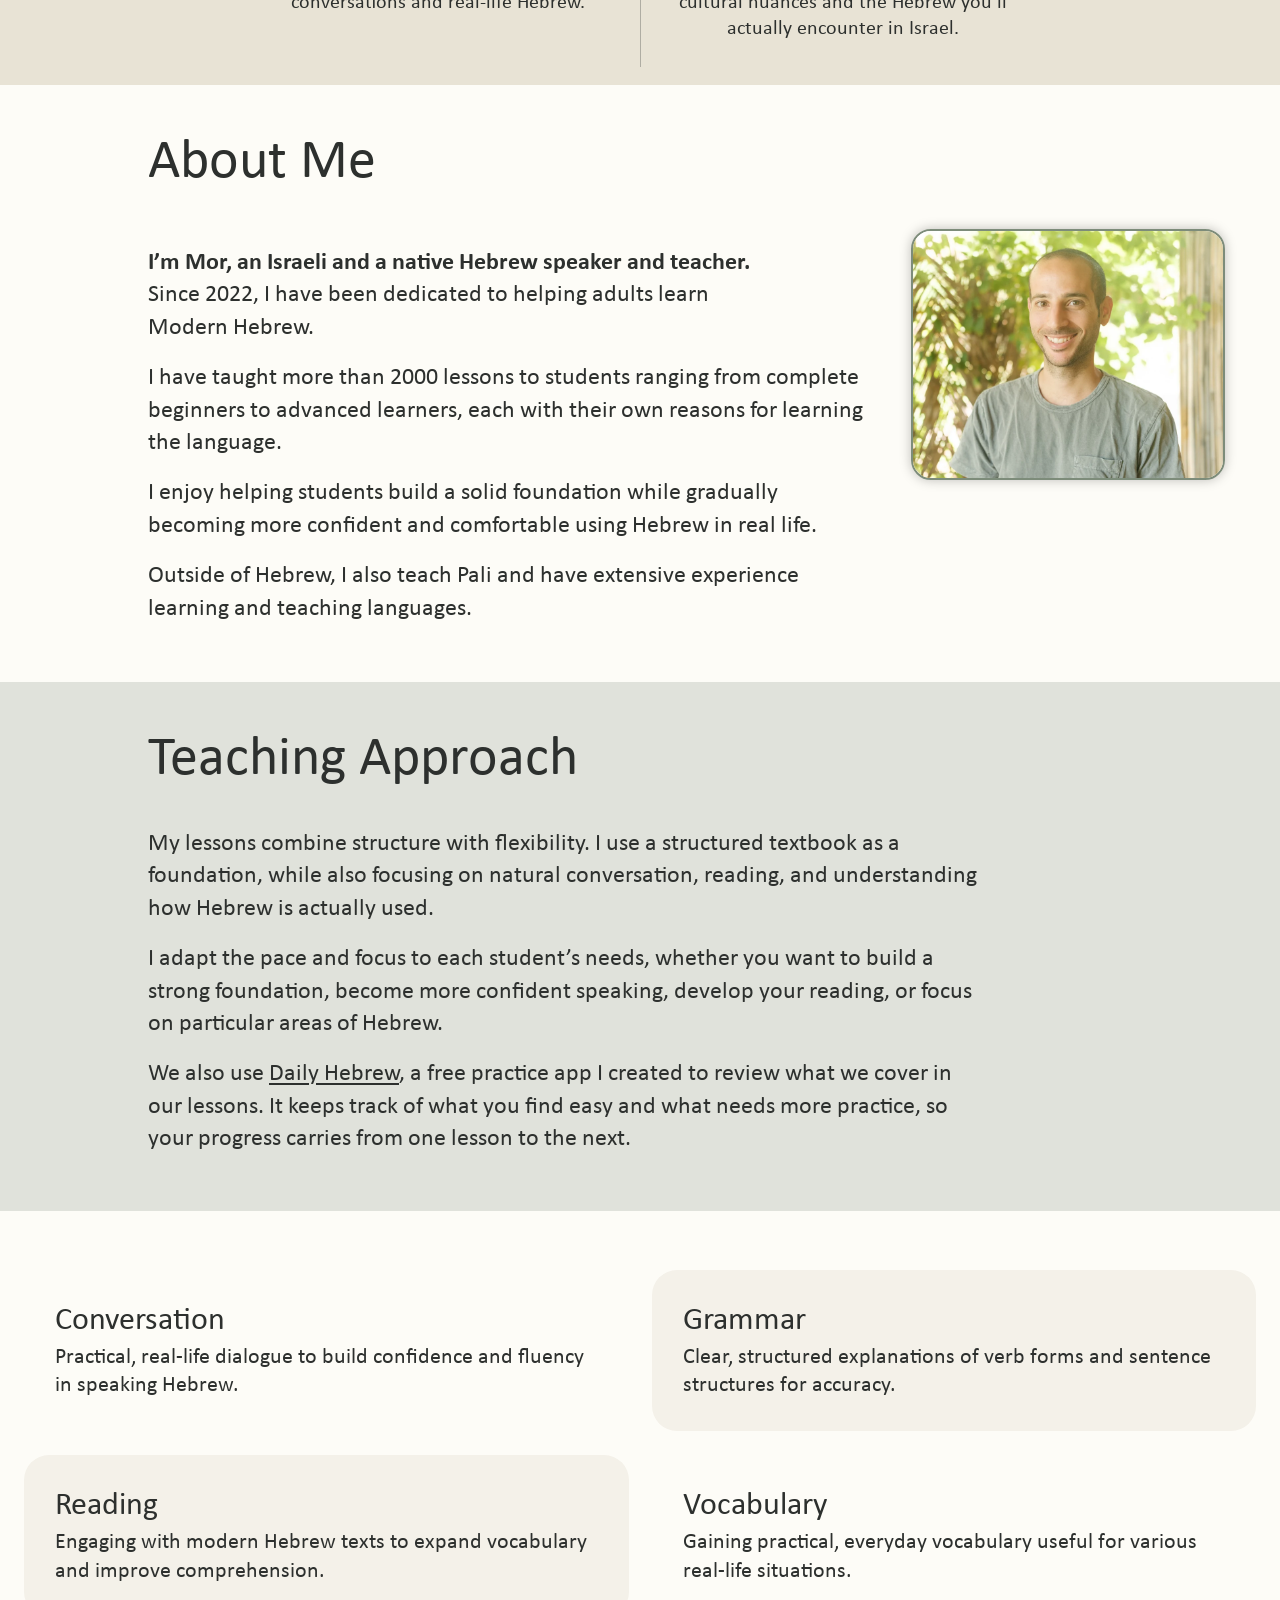
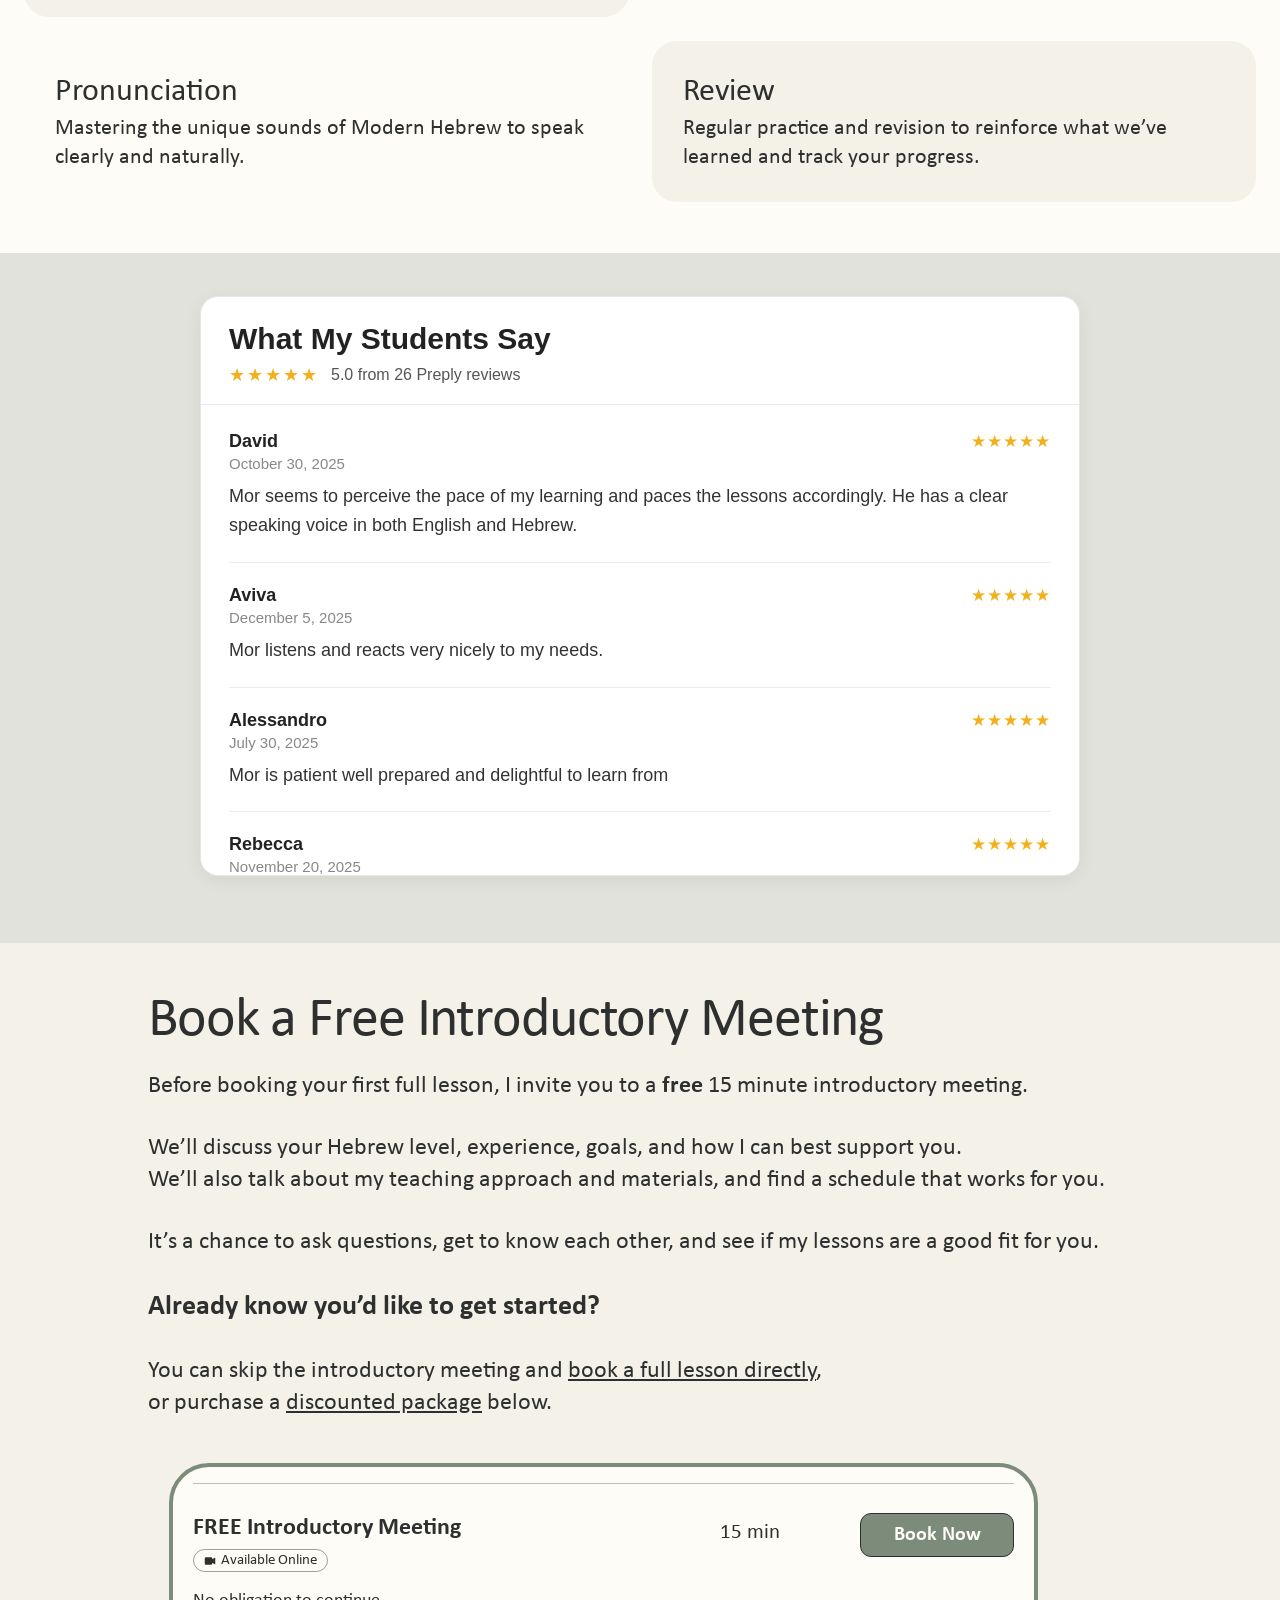
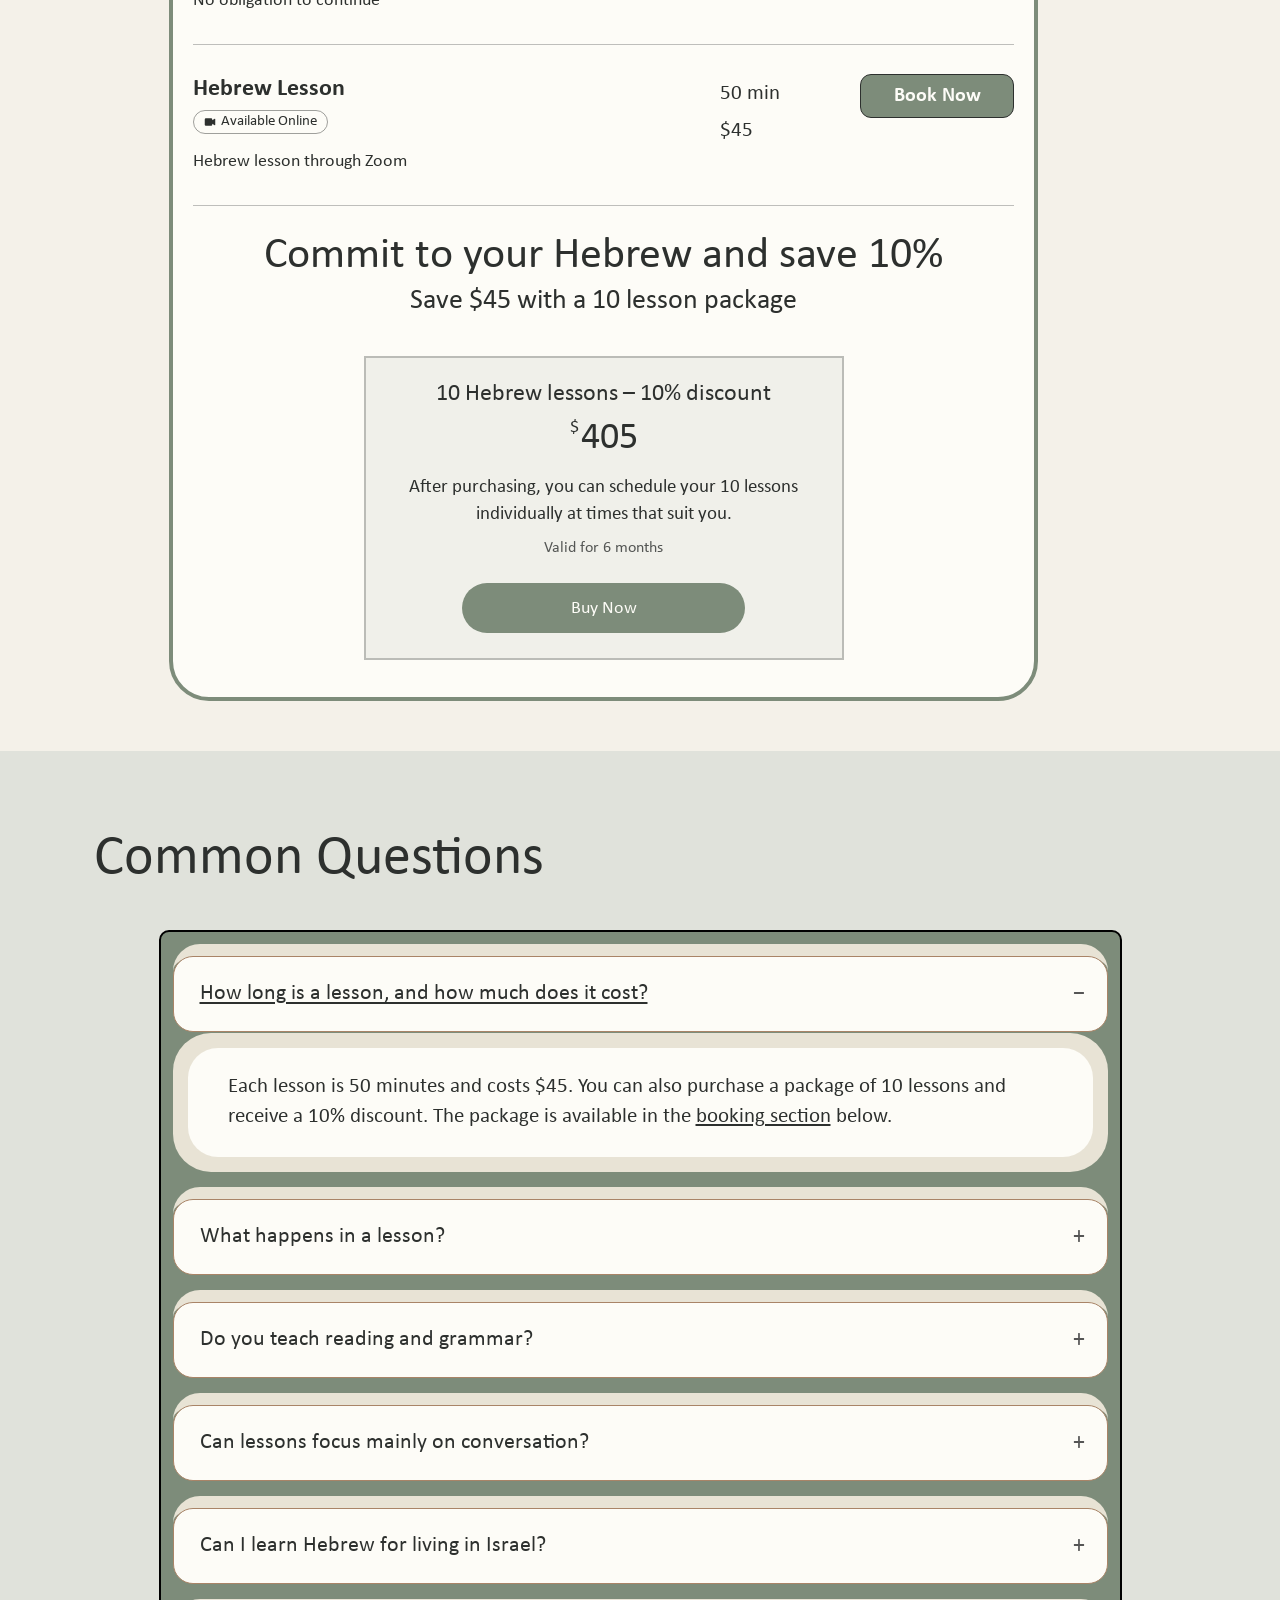
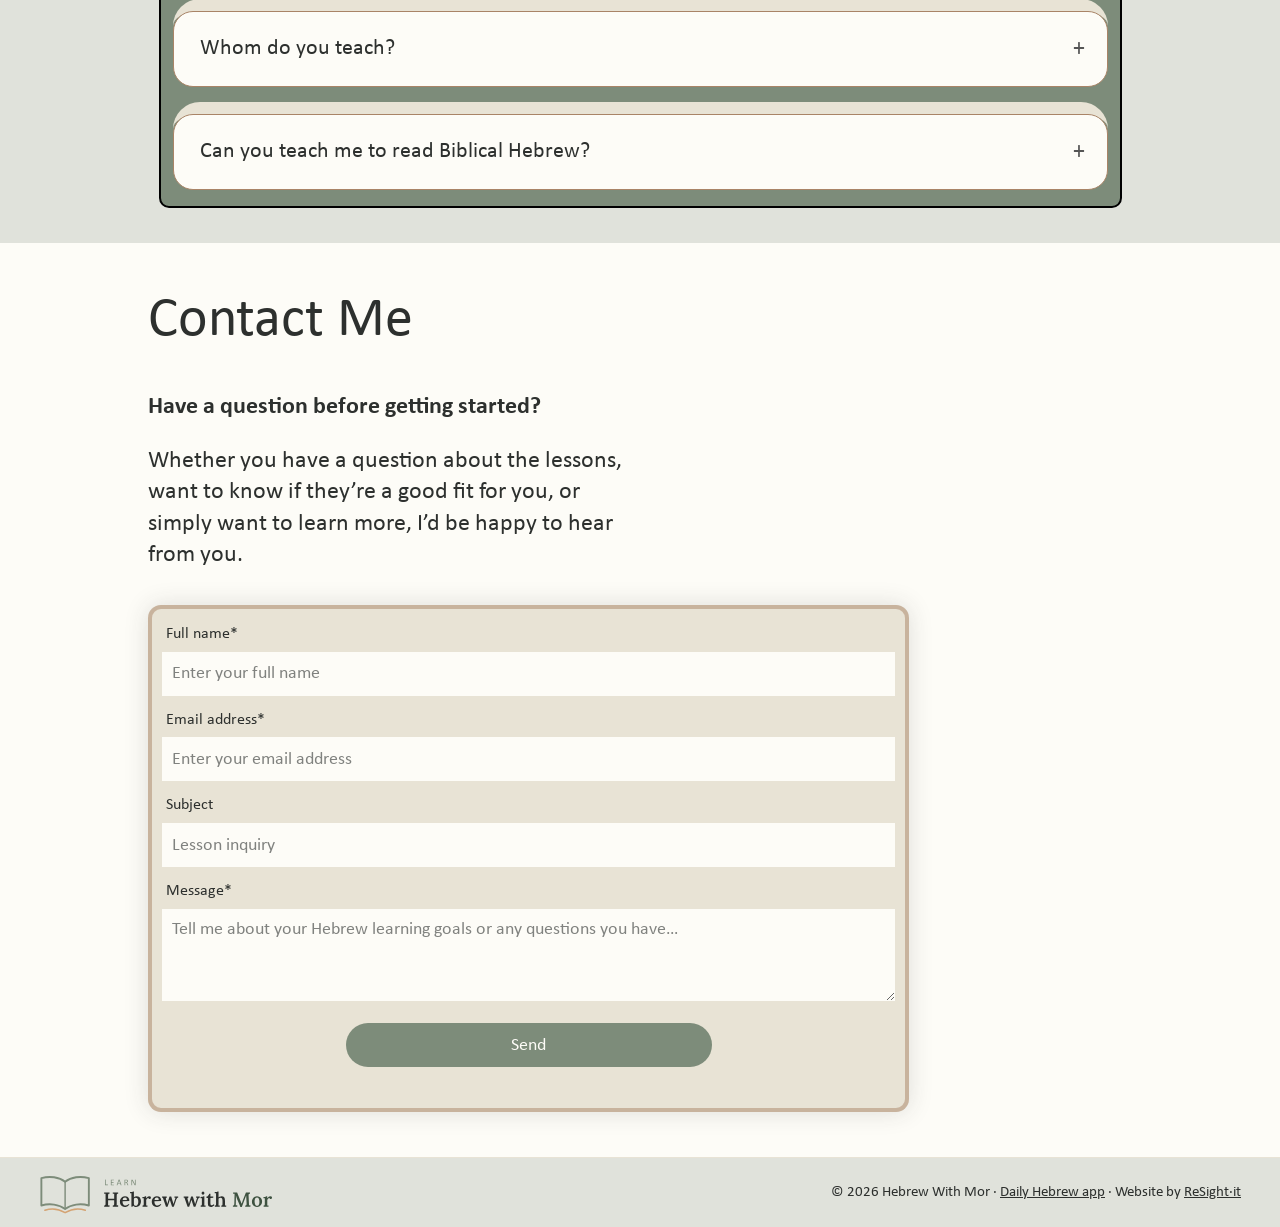
<file: service-page/hebrew-lesson/index.html>
<!doctype html>
<html lang="en"><head><meta charset="utf-8"><meta name="viewport" content="width=device-width, initial-scale=1">
<title>Hebrew With Mor</title><meta name="robots" content="noindex">
<link rel="canonical" href="https://www.hebrew-with-mor.com/">
<meta http-equiv="refresh" content="0; url=/#book-lesson">
<script>location.replace("/#book-lesson");</script>
</head><body><p><a href="/#book-lesson">Continue to Hebrew With Mor</a></p></body></html>
</file>
<file: assets/style.css>
/* Hebrew With Mor — rebuilt from the Wix site, matching its look */

@font-face { font-family: "HM Calibri"; font-display: swap; src: url("fonts/calibri.woff2") format("woff2"); }
@font-face { font-family: "HM Calibri Bold"; font-display: swap; src: url("fonts/calibri-bold.woff2") format("woff2"); }

:root {
  --cream: #FDFCF7;
  --beige: #F4F1E9;
  --sand: #E8E3D5;
  --mist: #E0E2DB;
  --sage: #7D8C7A;
  --sage-dark: #6A7867;
  --tan: #D4A373;
  --brown: #A98467;
  --ink: #2D302E;
  --orange: #AE743C;
  --font: "HM Calibri", Calibri, Carlito, "Segoe UI", sans-serif;
  --bold: "HM Calibri Bold", Calibri, Carlito, "Segoe UI", sans-serif;
  --col: 984px;
  --shadow: 0 0 12px rgba(0, 0, 0, .25);
}
* { box-sizing: border-box; }
html { scroll-behavior: smooth; }
body { margin: 0; background: var(--cream); color: var(--ink); font-family: var(--font); font-size: 20px; line-height: 1.3;
  -webkit-text-size-adjust: 100%; -webkit-font-smoothing: antialiased; }
img { display: block; max-width: 100%; height: auto; }
a { color: inherit; }
h1, h2, h3, p { margin: 0; font-weight: 400; }
b, strong, .bold { font-family: var(--bold); font-weight: 400; }
.skip { position: absolute; left: -9999px; }
.skip:focus { left: 16px; top: 8px; background: var(--cream); padding: 4px 8px; z-index: 30; }
.col { width: min(var(--col), 100% - 32px); margin-inline: auto; }
.h2 { font-size: 56px; line-height: 1; }

/* Header & footer */
.site-header { position: relative; z-index: 20; height: 86px; background: var(--cream); border-bottom: 1px solid var(--sand);
  display: grid; grid-template-columns: 1fr auto 1fr; align-items: center; padding: 0 39px; }
.logo img { width: auto; height: 44px; }
.site-header nav a { font-size: 16px; text-decoration: underline; text-underline-offset: 3px; }
.site-footer { background: var(--mist); border-top: 1px solid var(--sand); min-height: 70px; display: flex; align-items: center; justify-content: space-between; gap: 12px 24px; flex-wrap: wrap; padding: 12px 39px; }
.foot-note { font-size: 15px; }
.hero .rating { display: inline-block; margin-top: 12px; font-size: 18px; text-decoration: none; }
.hero .rating:hover { text-decoration: underline; text-underline-offset: 3px; }
.rating-stars { color: #D9A21B; letter-spacing: 2px; }
.approach .text a { text-underline-offset: 3px; }

/* Buttons */
.btn { display: inline-flex; align-items: center; justify-content: center; text-align: center; background: var(--sage); color: var(--cream);
  text-decoration: none; font-size: 18px; border: 0; cursor: pointer; font-family: var(--font); transition: background .2s; }
.btn:hover { background: var(--sage-dark); }
.btn-pill { border: 1px solid var(--tan); border-radius: 50px; box-shadow: var(--shadow); text-transform: uppercase; letter-spacing: .05em; }
.float-book { position: fixed; right: 44px; bottom: 45px; z-index: 25; width: 120px; height: 59px; line-height: 1.3; padding: 0 12px; letter-spacing: 0; }

/* Hero */
.hero { background: var(--beige); text-align: center; padding: 84px 16px 45px; }
.hero h1 { font-size: 64px; line-height: 1; }
.hero .sub { font-size: 24px; margin-top: 23px; }
.hero hr { width: 280px; border: 0; border-top: 1px solid rgba(45, 48, 46, .45); margin: 52px auto 0; }
.hero .free { color: var(--orange); font-size: 32px; margin-top: 63px; }
.hero .call { font-size: 20px; margin-top: 16px; }
.hero .btn-pill { width: 399px; max-width: 100%; height: 54px; margin-top: 57px; }
.hero .noob { font-size: 18px; margin-top: 14px; }

/* Levels */
.levels { background: var(--sand); text-align: center; padding: 50px 16px 18px; }
.levels .intro { font-size: 24px; max-width: 820px; margin: 47px auto 0; }
.level-row { display: flex; justify-content: center; margin: 0 auto; }
.level-row.three { margin-top: 48px; max-width: 1220px; }
.level-row.two { margin-top: 33px; max-width: 810px; }
.level { flex: 1 1 0; padding: 25px 20px 0; min-height: 295px; position: relative; }
.level + .level::before { content: ""; position: absolute; left: 0; top: 0; height: 295px; border-left: 1px solid rgba(45, 48, 46, .3); }
.icon { width: 63px; height: 63px; margin: 0 auto; border: 2px solid var(--sage); box-shadow: var(--shadow); }
.icon img { width: 100%; height: 100%; }
.level h3 { font-size: 32px; line-height: 1.19; margin: 24px auto 0; max-width: 210px; }
.level p { font-size: 20px; max-width: 330px; margin: 4px auto 0; }

/* About & approach */
.about { padding: 50px 0 57px; }
.about .wrap { display: flex; gap: 39px; align-items: flex-start; width: auto; margin-left: max(16px, calc((100% - var(--col)) / 2)); margin-right: 16px; }
.about .wrap > div:first-child { flex: 0 1 724px; }
.about .text { font-size: 24px; line-height: 1.35; margin-top: 56px; }
.about .text p + p, .approach .text p + p { margin-top: 18px; }
p, summary, .lead { text-wrap: pretty; }
.about .photo { flex: 0 0 314px; margin-top: 94px; border: 2px solid var(--sage); border-radius: 20px; box-shadow: var(--shadow); overflow: hidden; }
.approach { background: var(--mist); padding: 50px 0 55px; }
.approach .text { font-size: 24px; line-height: 1.35; max-width: 840px; margin-top: 40px; }
.cards { display: grid; grid-template-columns: 1fr 1fr; gap: 24px 23px; padding: 59px 24px 51px; }
.card { padding: 32px 31px 30px; border-radius: 25px; min-height: 153px; }
.card.shade { background: var(--beige); }
.card h3 { font-size: 32px; line-height: 1.2; }
.card p { font-size: 22px; margin-top: 4px; }

/* FAQ */
.faq { background: var(--mist); padding: 80px 0 35px; }
.faq .h2 { margin-left: max(16px, calc((100% - 1093px) / 2)); }
.faq-box { width: min(963px, 100% - 32px); margin: 43px auto 0; background: var(--sage); border: 2px solid #000; border-radius: 10px; padding: 12px 12px 1px; }
.faq-item { border-top: 12px solid var(--sand); border-radius: 27px; margin-bottom: 15px; }
.faq-item summary { list-style: none; display: flex; justify-content: space-between; align-items: center; min-height: 76px; padding: 0 22px 0 26px;
  background: var(--cream); border: 1px solid var(--brown); border-radius: 20px; font-size: 22px; cursor: pointer; }
.faq-item summary::-webkit-details-marker { display: none; }
.faq-item summary::after { content: "+"; font-size: 24px; line-height: 1; color: #555; }
.faq-item[open] summary span { text-decoration: underline; text-underline-offset: 3px; }
.faq-item[open] summary::after { content: "\2212"; }
.faq-item .answer { background: var(--sand); border-radius: 38px; padding: 15px; margin-top: 1px; }
.faq-item .answer p { background: var(--cream); border-radius: 30px; padding: 24px 40px 26px; font-size: 21px; line-height: 1.4; }

/* Booking */
.booking { background: var(--beige); padding: 50px 0 50px; }
.booking .h2 { letter-spacing: -.02em; }
.booking .lead { font-size: 24px; margin-top: 22px; line-height: 1.3; }
.booking .lead p + p { margin-top: 31px; }
.booking .lead .ask { font-size: 28px; }
.book-box { margin: 44px 0 0 21px; width: 869px; max-width: calc(100% - 21px); border: 4px solid var(--sage); border-radius: 40px; background: var(--cream); padding: 16px 20px 23px; }
.service { display: grid; grid-template-columns: 1fr 140px 154px; align-items: start; padding: 29px 0 32px; border-top: 1px solid rgba(45, 48, 46, .3); }
.service h3 { font-family: var(--bold); font-size: 24px; }
.pill { display: inline-flex; align-items: center; gap: 5px; margin-top: 5px; border: 1px solid rgba(45, 48, 46, .45); border-radius: 12px; padding: 1px 10px; font-size: 15px; }
.pill svg { width: 12px; height: 12px; }
.service .desc { font-size: 18px; margin-top: 14px; }
.service .meta { font-size: 21px; padding-top: 6px; }
.service .meta span { display: block; margin-bottom: 10px; }
.service .btn { width: 154px; height: 44px; border: 1px solid var(--ink); border-radius: 11px; font-family: var(--bold); font-size: 20px; }
.package { text-align: center; border-top: 1px solid rgba(45, 48, 46, .3); padding-top: 24px; }
.package h3 { font-size: 44px; line-height: 1.2; }
.package .save { font-size: 28px; }
.plan { width: 480px; max-width: 100%; margin: 36px auto 14px; border: 2px solid rgba(45, 48, 46, .27); background: rgba(125, 140, 122, .1); padding: 21px 12px 25px; }
.plan h4 { margin: 0; font-weight: 400; font-size: 24px; }
.plan .price { font-size: 38px; margin-top: 4px; }
.plan .price sup { font-size: 18px; vertical-align: 16px; margin-right: 2px; }
.plan .after { font-size: 19px; line-height: 1.4; margin-top: 12px; }
.plan .valid { font-size: 16px; margin-top: 10px; color: rgba(45, 48, 46, .8); }
.plan .btn { width: 283px; max-width: 100%; height: 50px; border-radius: 100px; margin-top: 24px; }

/* Reviews */
.reviews { background: var(--mist); padding: 43px 16px 67px; }
.reviews-wrap { width: 100%; max-width: 880px; margin: 0 auto; background: #fff; border: 1px solid #e7e7e7; border-radius: 18px; overflow: hidden;
  box-shadow: 0 4px 18px rgba(0, 0, 0, .06); font-family: -apple-system, BlinkMacSystemFont, "Segoe UI", Roboto, Arial, sans-serif; color: #222; line-height: normal; }
.reviews-header { padding: 24px 28px 18px; border-bottom: 1px solid #e9e9e9; }
.reviews-header h2 { margin: 0 0 7px; font-size: 30px; line-height: 1.2; font-weight: 650; }
.summary { display: flex; align-items: center; gap: 12px; color: #555; font-size: 16px; }
.summary-stars { color: #f2b01e; letter-spacing: 2px; font-size: 18px; }
.review-list { height: 470px; overflow-y: auto; overscroll-behavior: contain; padding: 4px 28px 10px; scrollbar-width: thin; }
.review { padding: 22px 0; border-bottom: 1px solid #ededed; }
.review:last-child { border-bottom: 0; }
.review-top { display: flex; justify-content: space-between; align-items: flex-start; gap: 18px; margin-bottom: 10px; }
.name { font-weight: 650; font-size: 18px; }
.date { margin-top: 3px; color: #888; font-size: 15px; }
.stars { color: #f2b01e; font-size: 17px; letter-spacing: 1px; white-space: nowrap; }
.review p { margin: 0; font-size: 18px; line-height: 1.6; color: #333; }

/* Contact */
.contact { padding: 50px 0 45px; }
.contact .q { font-family: var(--bold); font-size: 24px; margin-top: 43px; }
.contact .text { font-size: 24px; max-width: 500px; margin-top: 23px; }
.form { width: 761px; max-width: 100%; margin-top: 34px; background: var(--sand); border: 4px solid rgba(169, 132, 103, .5); border-radius: 13px;
  box-shadow: 0 0 25px rgba(45, 48, 46, .15); padding: 15px 10px 15px; }
.form label { display: block; font-size: 16px; margin: 0 0 7px 4px; }
.form .field { margin-bottom: 14px; }
.form input, .form textarea { width: 100%; border: 0; background: var(--cream); font: 18px var(--font); color: var(--ink); padding: 9px 10px; }
.form input { height: 44px; }
.form textarea { height: 92px; resize: vertical; }
.form input::placeholder, .form textarea::placeholder { color: rgba(45, 48, 46, .6); }
.form .btn { display: flex; width: 366px; max-width: 100%; height: 44px; margin: 0 auto; border-radius: 100px; font-size: 18px; }
.form-msg { text-align: center; font-size: 16px; margin-top: 10px; min-height: 1em; }
.honey { display: none; }

/* Payment dialog */
.pay { width: min(460px, 100% - 32px); border: 4px solid var(--sage); border-radius: 30px; background: var(--cream); color: var(--ink);
  padding: 34px 28px 28px; text-align: center; box-shadow: var(--shadow); }
.pay::backdrop { background: rgba(45, 48, 46, .45); }
.pay-close { position: absolute; top: 8px; right: 12px; width: 40px; height: 40px; background: none; border: 0; font-size: 34px; line-height: 1; color: var(--ink); cursor: pointer; }
.pay h3 { font-family: var(--bold); font-size: 26px; line-height: 1.2; padding: 0 24px; }
.pay-close:focus:not(:focus-visible) { outline: none; }
.pay-price { font-size: 38px; margin-top: 8px; }
.pay-note { font-size: 17px; margin-top: 10px; line-height: 1.4; }
.pay-buttons { margin-top: 22px; min-height: 120px; }
.pay-wait { font-size: 17px; line-height: 1.4; color: rgba(45, 48, 46, .8); padding-top: 30px; }
.pay-msg { font-size: 16px; margin-top: 8px; min-height: 1em; color: #9a3b2a; }
.pay-done p { font-size: 19px; line-height: 1.4; margin-top: 12px; }
.pay-ok { width: 200px; height: 44px; border-radius: 100px; margin-top: 24px; }

/* Phones — follows the Wix mobile layout */
@media (max-width: 760px) {
  .site-header { height: 72px; padding: 0 16px; grid-template-columns: auto 1fr; }
  .site-header nav { display: none; }
  .site-footer { flex-direction: column; justify-content: center; padding: 18px 16px 70px; }
  .foot-note { font-size: 13px; text-align: center; }
  .site-footer .logo img { height: 40px; }
  .site-header .logo img { height: 36px; }
  .h2 { font-size: 30px; line-height: 1.1; }
  .float-book { right: 16px; bottom: calc(16px + env(safe-area-inset-bottom, 0px)); width: 116px; height: 44px; font-size: 14px; line-height: 1.2; }
  .hero { padding: 58px 16px 34px; }
  .hero h1 { font-size: 30px; }
  .hero .sub { font-size: 19px; margin-top: 16px; }
  .hero .rating { font-size: 15px; }
  .hero hr { width: 100%; margin-top: 32px; }
  .hero .free { font-size: 22px; margin-top: 38px; }
  .hero .call { font-size: 16px; margin-top: 12px; }
  .hero .btn-pill { width: 100%; height: 54px; margin-top: 30px; font-size: 15px; }
  .hero .noob { font-size: 13px; margin-top: 10px; }
  .levels { padding: 44px 16px 26px; }
  .levels .intro { font-size: 19px; margin-top: 14px; }
  .level-row.three, .level-row.two { flex-direction: column; margin-top: 24px; gap: 18px; }
  .level-row.two { margin-top: 18px; }
  .level { flex: none; min-height: 0; padding: 12px 10px 20px; border-radius: 25px; }
  .level + .level::before { display: none; }
  .level-row.three .level:nth-child(odd), .level-row.two .level:nth-child(even) { background: var(--beige); }
  .level h3 { font-size: 21px; max-width: none; margin-top: 18px; }
  .level p { font-size: 17px; margin-top: 10px; }
  .about { padding: 44px 0 40px; }
  .about .wrap { flex-direction: column; gap: 30px; margin-inline: auto; width: min(var(--col), 100% - 40px); }
  .about .wrap > div:first-child { flex: none; }
  .about .text { font-size: 18px; margin-top: 30px; }
  .about .text p + p, .approach .text p + p { margin-top: 14px; }
  .about .photo { flex-basis: auto; width: 270px; margin-top: 0; }
  .approach { padding: 44px 0 40px; }
  .approach .text { font-size: 18px; margin-top: 24px; }
  .cards { grid-template-columns: 1fr; padding: 40px 20px 30px; gap: 20px; }
  .cards .card:nth-child(5) { order: 3; }
  .cards .card:nth-child(3) { order: 4; }
  .cards .card:nth-child(4) { order: 5; }
  .cards .card:nth-child(6) { order: 6; }
  .cards .card:nth-child(2) { order: 2; }
  .card { padding: 22px 20px 24px; min-height: 0; }
  .card:not(.shade) { padding-inline: 3px; }
  .card h3 { font-size: 21px; }
  .card p { font-size: 17px; margin-top: 12px; }
  .faq { padding: 44px 0 30px; }
  .faq .h2 { margin-left: 20px; }
  .faq-box { width: calc(100% - 46px); margin-top: 30px; padding: 10px 10px 1px; }
  .faq-item summary { min-height: 64px; font-size: 18px; padding: 12px 20px 12px 22px; gap: 14px; }
  .faq-item .answer p { padding: 16px 18px; font-size: 17px; }
  .booking { padding: 44px 0 40px; }
  .booking .lead { font-size: 18px; margin-top: 20px; }
  .booking .lead .ask { font-size: 23px; line-height: 1.2; }
  .book-box { margin-left: 0; max-width: 100%; border-radius: 30px; padding: 14px 38px 30px; }
  .service { display: block; padding: 34px 0 30px; }
  .service h3 { font-size: 18px; }
  .service .desc { font-size: 15px; margin-top: 14px; }
  .service .meta { font-size: 18px; padding-top: 6px; }
  .service .meta span { margin-bottom: 6px; }
  .service .btn { width: 150px; height: 41px; font-size: 17px; border-radius: 0; border: 0; margin-top: 4px; }
  .package { padding-top: 30px; }
  .package h3 { font-family: var(--bold); font-size: 21px; }
  .package .save { font-size: 17px; margin-top: 10px; }
  .plan { width: calc(100% + 40px); margin: 28px -20px 0; padding: 16px 12px 16px; }
  .plan h4 { font-size: 20px; line-height: 1.6; }
  .plan .after { font-size: 15px; }
  .plan .valid { font-size: 14px; }
  .plan .btn { width: 100%; height: 41px; margin-top: 14px; }
  .reviews { padding: 40px 16px; }
  .reviews-header { padding: 20px; }
  .review-list { padding: 0 20px 8px; height: 390px; }
  .review-top { display: block; }
  .stars { margin-top: 7px; }
  .contact { padding: 44px 0 40px; }
  .contact .col { width: min(var(--col), 100% - 46px); }
  .contact .q { font-size: 21px; margin-top: 28px; line-height: 1.1; }
  .contact .text { font-size: 18px; margin-top: 16px; }
  .form { padding: 14px 10px 14px; }
  .form label { margin-left: 2px; }
  .form .btn { height: 41px; }
}

/* About: first sentence on its own line */
.about .text .lead-line { display: block; }
/* Gentle fade-in while scrolling (added by script only, so content is visible without it) */
.fade { opacity: 0; transform: translateY(10px); transition: opacity .6s ease, transform .6s ease; }
.fade.in { opacity: 1; transform: none; }

/* Apple Pay link in the payment dialog (Apple devices only) */
.pay-or { display: flex; align-items: center; gap: 12px; margin: 14px 0 12px; font-size: 15px; color: rgba(45, 48, 46, .7); }
.pay-or::before, .pay-or::after { content: ""; flex: 1; border-top: 1px solid var(--sand); }
.apple-pay-link { display: block; text-decoration: none; }
.apple-pay-btn { display: block; height: 45px; border-radius: 23px; background: #000 no-repeat center / auto 21px url("data:image/svg+xml,%3Csvg xmlns='http://www.w3.org/2000/svg' viewBox='0 0 105 43'%3E%3Cpath fill='%23fff' d='M19.2 5.6c-1.2 1.4-3.1 2.5-5 2.4-.3-1.9.7-4 1.8-5.2C17.2 1.3 19.2.3 20.9.2c.2 2-.6 4-1.7 5.4zm1.7 2.7c-2.8-.2-5.1 1.6-6.4 1.6-1.3 0-3.3-1.5-5.5-1.5-2.8 0-5.4 1.7-6.9 4.2-3 5.1-.8 12.7 2.1 16.9 1.4 2.1 3.1 4.3 5.3 4.2 2.1-.1 2.9-1.4 5.5-1.4 2.5 0 3.3 1.4 5.5 1.3 2.3 0 3.7-2.1 5.1-4.1 1.6-2.3 2.2-4.6 2.3-4.7-.1 0-4.4-1.7-4.5-6.7 0-4.2 3.4-6.2 3.6-6.3-2-2.9-5-3.2-6.1-3.3z'/%3E%3Ctext x='35' y='31' fill='%23fff' font-family='-apple-system,Helvetica,Arial,sans-serif' font-size='27' font-weight='500'%3EPay%3C/text%3E%3C/svg%3E"); }
@supports (-webkit-appearance: -apple-pay-button) {
  .apple-pay-btn { -webkit-appearance: -apple-pay-button; -apple-pay-button-type: plain; -apple-pay-button-style: black; background: none; }
}
.apple-pay-link:hover .apple-pay-btn { opacity: .88; }
.pay-apple-note { font-size: 15px; line-height: 1.4; margin-top: 10px; color: rgba(45, 48, 46, .8); }

.foot-note .nw { white-space: nowrap; }
@media (max-width: 760px) { .foot-note .nw { display: block; } .foot-note .sep { display: none; } }
</file>
